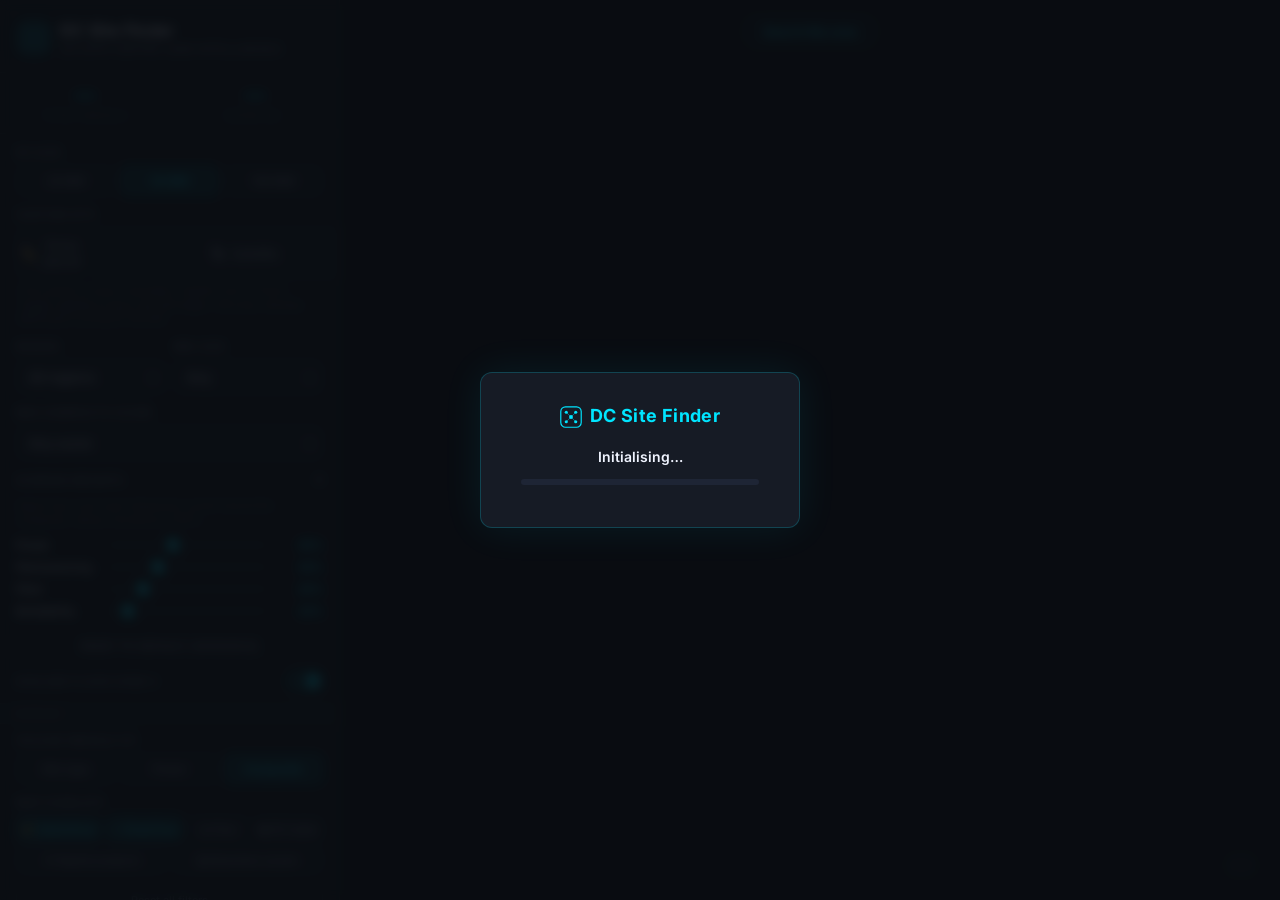
<file: index.html>
<!DOCTYPE html>
<html lang="en">
<head>
  <meta charset="UTF-8" />
  <meta name="viewport" content="width=device-width, initial-scale=1.0" />
  <title>DC Site Finder — UK Data Centre Land Intelligence</title>
  <link rel="preconnect" href="https://fonts.googleapis.com">
  <link rel="preconnect" href="https://fonts.gstatic.com" crossorigin>
  <link href="https://fonts.googleapis.com/css2?family=Inter:wght@400;500;600;700&display=swap" rel="stylesheet">
  <link href="https://api.mapbox.com/mapbox-gl-js/v3.3.0/mapbox-gl.css" rel="stylesheet" />
  <script src="https://api.mapbox.com/mapbox-gl-js/v3.3.0/mapbox-gl.js"></script>
  <!-- Draw plugin — v1.4.x is the line validated against Mapbox GL JS v3 -->
  <link href="https://api.mapbox.com/mapbox-gl-js/plugins/mapbox-gl-draw/v1.4.3/mapbox-gl-draw.css" rel="stylesheet" />
  <script src="https://api.mapbox.com/mapbox-gl-js/plugins/mapbox-gl-draw/v1.4.3/mapbox-gl-draw.js"></script>
  <script src="config.js"></script>
  <link rel="stylesheet" href="style.css" />
</head>
<body>

  <aside id="sidebar">

    <div class="sidebar-header">
      <div class="logo">
        <span class="logo-icon">
          <svg width="28" height="28" viewBox="0 0 28 28" fill="none" xmlns="http://www.w3.org/2000/svg">
            <rect x="1" y="1" width="26" height="26" rx="6" stroke="#00E5FF" stroke-width="1.5"/>
            <circle cx="8"  cy="8"  r="2" fill="#00E5FF"/>
            <circle cx="20" cy="8"  r="2" fill="#00E5FF"/>
            <circle cx="8"  cy="20" r="2" fill="#00E5FF"/>
            <circle cx="20" cy="20" r="2" fill="#00E5FF"/>
            <circle cx="14" cy="14" r="2.5" fill="#00E5FF"/>
            <line x1="8"  y1="8"  x2="14" y2="14" stroke="#00E5FF" stroke-width="1" stroke-opacity="0.5"/>
            <line x1="20" y1="8"  x2="14" y2="14" stroke="#00E5FF" stroke-width="1" stroke-opacity="0.5"/>
            <line x1="8"  y1="20" x2="14" y2="14" stroke="#00E5FF" stroke-width="1" stroke-opacity="0.5"/>
            <line x1="20" y1="20" x2="14" y2="14" stroke="#00E5FF" stroke-width="1" stroke-opacity="0.5"/>
          </svg>
        </span>
        <div>
          <div class="logo-title">DC Site Finder</div>
          <div class="logo-sub">UK Data Centre Land Intelligence</div>
        </div>
      </div>
    </div>

    <div class="stats-bar">
      <div class="stat">
        <span class="stat-value" id="stat-count">—</span>
        <span class="stat-label">total parcels</span>
      </div>
      <div class="stat">
        <span class="stat-value" id="stat-type1">—</span>
        <span class="stat-label">score 90+</span>
      </div>
    </div>

    <div class="filter-section">

      <!-- MW requirement -->
      <div class="filter-label">DC size</div>
      <div class="btn-group">
        <button class="mw-btn" data-mw="20">20 MW</button>
        <button class="mw-btn active" data-mw="50">50 MW</button>
        <button class="mw-btn" data-mw="100">100 MW</button>
      </div>

      <!-- Draw a custom parcel (for plots missing from the OSM layer) -->
      <div class="filter-label mt">Custom site</div>
      <div class="tool-row">
        <button id="draw-parcel-btn" class="tool-btn" title="Draw a polygon to measure and analyse a custom plot">
          <span class="tool-btn-icon">✏️</span><span class="tool-btn-label">Draw parcel</span>
        </button>
        <button id="satellite-btn" class="tool-btn tool-btn-sat" title="Toggle aerial imagery to trace real plot edges">
          <span class="tool-btn-icon">🛰</span><span>Satellite</span>
        </button>
      </div>
      <p class="tool-hint" id="draw-hint">Click points to trace a boundary; double-click to finish. Toggle satellite to trace real plot edges. Get area, feasible MW &amp; grid scoring for the plot.</p>

      <!-- Region + Min size — two columns -->
      <div class="filter-2col">
        <div>
          <div class="filter-label mt">Region</div>
          <div class="select-wrap">
            <select id="filter-region">
              <option value="all">All regions</option>
            </select>
          </div>
        </div>
        <div>
          <div class="filter-label mt">Min size</div>
          <div class="select-wrap">
            <select id="filter-size">
              <option value="0">Any</option>
              <option value="5">5+ ac</option>
              <option value="10">10+ ac</option>
              <option value="25">25+ ac</option>
              <option value="50">50+ ac</option>
              <option value="100">100+ ac</option>
              <option value="250">250+ ac</option>
            </select>
          </div>
        </div>
      </div>

      <!-- Min composite score -->
      <div class="filter-label mt">Min composite score</div>
      <div class="select-wrap">
        <select id="filter-composite-score">
          <option value="0">Any score</option>
          <option value="40">40+ — Marginal</option>
          <option value="55">55+ — Moderate</option>
          <option value="70">70+ — Good</option>
          <option value="80">80+ — Excellent</option>
        </select>
      </div>

      <!-- Scoring weights — adjust dimension importance -->
      <div class="filter-label mt" id="weights-toggle">
        <span>Scoring weights</span>
        <span class="weights-caret">▾</span>
      </div>
      <div class="weights-panel" id="weights-panel">
        <p class="weights-hint">Adjust how much each dimension counts toward the composite. Values normalise to 100%.</p>
        <div class="weight-row">
          <span class="weight-name">Power</span>
          <input type="range" class="weight-slider" data-dim="power" min="0" max="100" value="40" />
          <span class="weight-val" data-dim="power">40%</span>
        </div>
        <div class="weight-row">
          <span class="weight-name">Permissioning</span>
          <input type="range" class="weight-slider" data-dim="permissioning" min="0" max="100" value="30" />
          <span class="weight-val" data-dim="permissioning">30%</span>
        </div>
        <div class="weight-row">
          <span class="weight-name">Fibre</span>
          <input type="range" class="weight-slider" data-dim="fibre" min="0" max="100" value="20" />
          <span class="weight-val" data-dim="fibre">20%</span>
        </div>
        <div class="weight-row">
          <span class="weight-name">Buildability</span>
          <input type="range" class="weight-slider" data-dim="buildability" min="0" max="100" value="10" />
          <span class="weight-val" data-dim="buildability">10%</span>
        </div>
        <button class="weight-reset" id="weight-reset-btn">Reset to default (40/30/20/10)</button>
      </div>

      <!-- Hard exclusion toggle -->
      <div class="toggle-row">
        <span class="toggle-label-text">Exclude flood zone 3</span>
        <label class="toggle-switch">
          <input type="checkbox" id="toggle-flood-exclude" checked />
          <span class="toggle-slider"></span>
        </label>
      </div>

      <div class="filter-group-sep">Display</div>

      <!-- Colour mode -->
      <div class="filter-label">Colour parcels by</div>
      <div class="btn-group">
        <button class="color-btn" data-mode="type">Site type</button>
        <button class="color-btn" data-mode="power">Power</button>
        <button class="color-btn active" data-mode="composite">Composite</button>
      </div>

      <!-- Map overlays — compact chips -->
      <div class="filter-label mt">Map overlays</div>
      <div class="overlay-chips">
        <button class="overlay-chip active" data-layer="substations">⚡ Substations</button>
        <button class="overlay-chip active" data-layer="powerlines">— Powerlines</button>
        <button class="overlay-chip" data-layer="fibre">◎ Fibre</button>
        <button class="overlay-chip" data-layer="btm">◉ HV nodes</button>
        <button class="overlay-chip" data-layer="ea">★ Pipeline projects</button>
        <button class="overlay-chip" data-layer="generation">▮ Generation assets</button>
      </div>
      <div id="generation-mode" class="gen-mode-toggle" style="display:none">
        <span class="gen-mode-label">Show as</span>
        <button class="gen-mode-btn active" data-mode="dots">Dots</button>
        <button class="gen-mode-btn" data-mode="bars">3D bars</button>
      </div>

      <button id="reset-filters-btn" class="reset-filters-btn">Reset all filters</button>

    </div>

    <div class="divider"></div>

    <div class="list-header">
      <span>Matching parcels</span>
      <span id="list-count" class="list-count-badge">—</span>
    </div>
    <div id="parcel-list" class="parcel-list">
      <div class="list-loading">Loading parcels…</div>
    </div>

  </aside>

  <div id="map"></div>

  <!-- Loading overlay — visible until parcel data is ready -->
  <div id="load-overlay">
    <div id="load-card">
      <div id="load-logo">
        <svg width="22" height="22" viewBox="0 0 28 28" fill="none" xmlns="http://www.w3.org/2000/svg" style="vertical-align:middle;margin-right:8px">
          <rect x="1" y="1" width="26" height="26" rx="6" stroke="#00E5FF" stroke-width="1.5"/>
          <circle cx="8"  cy="8"  r="2" fill="#00E5FF"/>
          <circle cx="20" cy="8"  r="2" fill="#00E5FF"/>
          <circle cx="8"  cy="20" r="2" fill="#00E5FF"/>
          <circle cx="20" cy="20" r="2" fill="#00E5FF"/>
          <circle cx="14" cy="14" r="2.5" fill="#00E5FF"/>
          <line x1="8"  y1="8"  x2="14" y2="14" stroke="#00E5FF" stroke-width="1" stroke-opacity="0.5"/>
          <line x1="20" y1="8"  x2="14" y2="14" stroke="#00E5FF" stroke-width="1" stroke-opacity="0.5"/>
          <line x1="8"  y1="20" x2="14" y2="14" stroke="#00E5FF" stroke-width="1" stroke-opacity="0.5"/>
          <line x1="20" y1="20" x2="14" y2="14" stroke="#00E5FF" stroke-width="1" stroke-opacity="0.5"/>
        </svg>DC Site Finder
      </div>
      <div id="load-status">Initialising…</div>
      <div id="load-bar-track">
        <div id="load-bar-fill"></div>
      </div>
      <div id="load-detail">Loading UK parcel data</div>
    </div>
  </div>

  <div id="detail-panel" class="detail-panel hidden">
    <button id="detail-close" class="detail-close" title="Close">✕</button>
    <div id="detail-content"></div>
  </div>

  <div class="map-legend">
    <div id="legend-items"></div>
  </div>

  <button id="search-area-btn" class="search-area-btn">Search this area</button>

  <!-- Hidden form for Netlify Forms detection (JS-rendered forms need this) -->
  <form name="email-capture" netlify netlify-honeypot="bot-field" hidden>
    <input name="bot-field" />
    <input name="email" />
    <input name="district" />
  </form>

  <script src="map.js?v=29"></script>
</body>
</html>
</file>
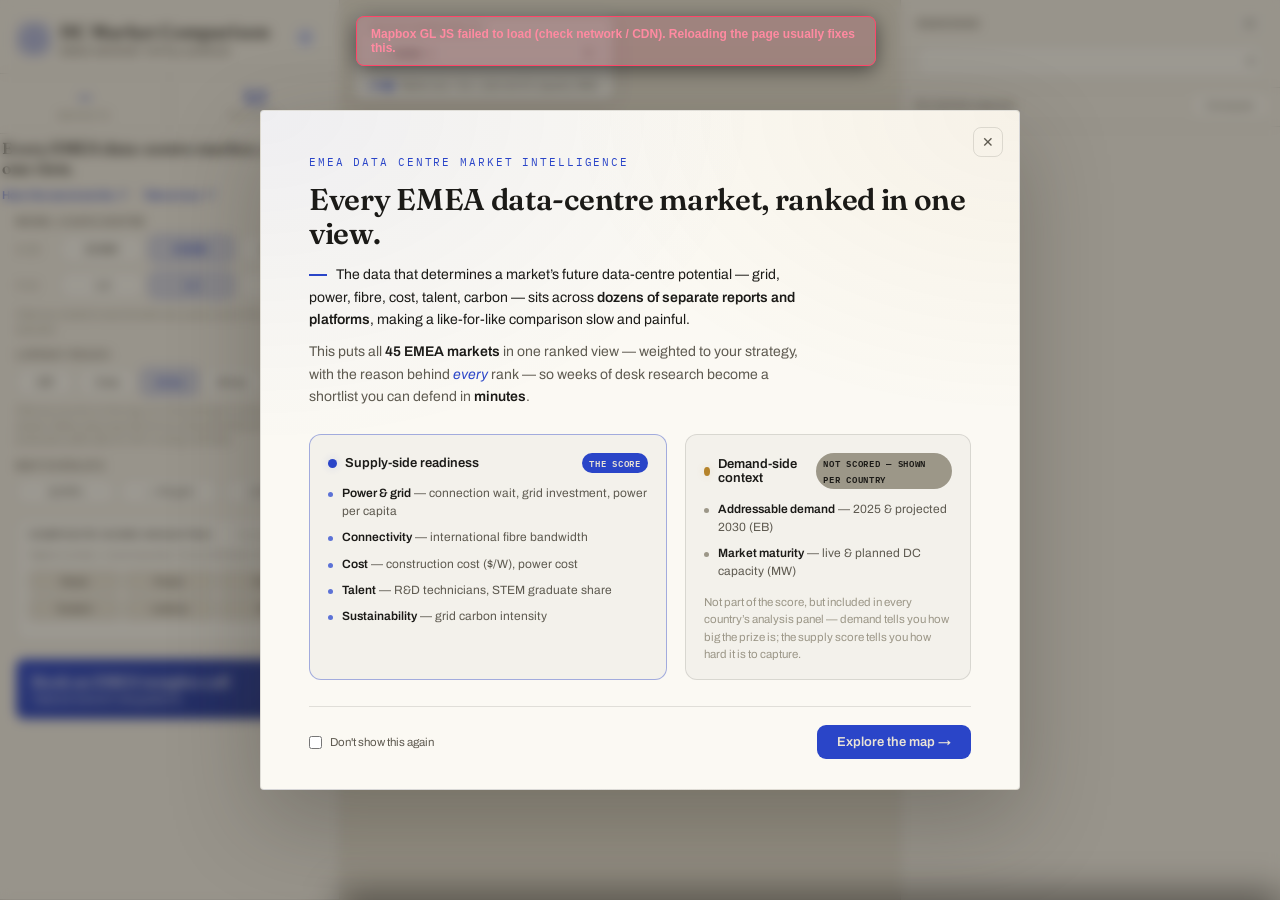
<file: DC Market Comparison/index.html>
<!DOCTYPE html>
<html lang="en">
<head>
  <meta charset="UTF-8" />
  <!-- When served under the /markets clean-URL rewrite the document base is the
       site root, so the relative assets below would 404. Point the base at the
       real folder in that case. No effect when served directly from the folder. -->
  <script>if(location.pathname.indexOf('/markets')===0){document.write('<base href="/DC%20Market%20Comparison/">');}</script>
  <meta name="viewport" content="width=device-width, initial-scale=1.0" />
  <title>DC Market Comparison — EMEA Data Centre Market Intelligence</title>
  <link rel="preconnect" href="https://fonts.googleapis.com">
  <link rel="preconnect" href="https://fonts.gstatic.com" crossorigin>
  <link href="https://fonts.googleapis.com/css2?family=Archivo:wght@400;500;600;700&family=Fraunces:opsz,wght@9..144,400;9..144,500;9..144,600;9..144,700&family=IBM+Plex+Mono:wght@400;500;600&display=swap" rel="stylesheet">
  <link href="https://api.mapbox.com/mapbox-gl-js/v3.3.0/mapbox-gl.css" rel="stylesheet" />
  <script src="https://api.mapbox.com/mapbox-gl-js/v3.3.0/mapbox-gl.js"></script>
  <script src="config.js"></script>
  <link rel="stylesheet" href="style.css?v=70" />
</head>
<body class="mobile-tab-map">

  <!-- Mobile tab bar (visible only at narrow widths via CSS) -->
  <nav class="mobile-tabs" id="mobile-tabs">
    <button data-mobile-tab="settings">⚙ Settings</button>
    <button data-mobile-tab="map" class="active">🗺 Map</button>
    <button data-mobile-tab="rank">★ Rankings</button>
  </nav>

  <aside id="sidebar">

    <div class="sidebar-header">
      <div class="logo">
        <span class="logo-icon">
          <svg width="28" height="28" viewBox="0 0 28 28" fill="none" xmlns="http://www.w3.org/2000/svg">
            <rect x="1" y="1" width="26" height="26" rx="6" stroke="#2A45C8" stroke-width="1.5"/>
            <circle cx="14" cy="14" r="10" stroke="#2A45C8" stroke-width="1" stroke-opacity="0.5" fill="none"/>
            <circle cx="14" cy="14" r="6"  stroke="#2A45C8" stroke-width="1" stroke-opacity="0.7" fill="none"/>
            <circle cx="14" cy="14" r="2.5" fill="#2A45C8"/>
            <circle cx="6"  cy="14" r="1.5" fill="#2A45C8"/>
            <circle cx="22" cy="14" r="1.5" fill="#2A45C8"/>
            <circle cx="14" cy="6"  r="1.5" fill="#2A45C8"/>
            <circle cx="14" cy="22" r="1.5" fill="#2A45C8"/>
          </svg>
        </span>
        <div>
          <div class="logo-title">DC Market Comparison</div>
          <div class="logo-sub">EMEA Market Intelligence</div>
        </div>
        <button id="sources-btn" class="sources-btn" title="View data sources">ⓘ</button>
      </div>
    </div>

    <div class="stats-bar">
      <div class="stat">
        <span class="stat-value" id="stat-countries">—</span>
        <span class="stat-label">markets</span>
      </div>
      <div class="stat">
        <span class="stat-value" id="stat-factors">12</span>
        <span class="stat-label">factors</span>
      </div>
    </div>

    <div class="value-prop">
      <p class="value-prop-lead">Every EMEA data-centre market, ranked in one view.</p>
      <div class="value-prop-links">
        <button id="method-btn" class="method-link" type="button">How the score works ↗</button>
        <button id="tour-btn" class="method-link" type="button">Take a tour ↗</button>
      </div>
    </div>

    <div class="filter-section">

      <div class="filter-label">Model a data centre</div>
      <div class="model-controls">
        <div class="model-row">
          <span class="model-row-label">Size</span>
          <div class="btn-group" id="model-size-toggle">
            <button data-est-mw="25">25 MW</button>
            <button data-est-mw="50" class="active">50 MW</button>
            <button data-est-mw="100">100 MW</button>
          </div>
        </div>
        <div class="model-row">
          <span class="model-row-label">PUE</span>
          <div class="btn-group" id="model-pue-toggle">
            <button data-est-pue="1.2">1.2</button>
            <button data-est-pue="1.3" class="active">1.3</button>
            <button data-est-pue="1.5">1.5</button>
          </div>
        </div>
        <div class="model-hint">Click any market to see its build cost, power cost &amp; CO₂ at this scenario.</div>
      </div>

      <div class="filter-label mt">Latency reach</div>
      <div class="btn-group" id="latency-ms-toggle">
        <button data-ms="0">Off</button>
        <button data-ms="5">5 ms</button>
        <button data-ms="10" class="active">10 ms</button>
        <button data-ms="20">20 ms</button>
        <button data-ms="50">50 ms</button>
      </div>
      <div class="latency-meta" id="latency-meta">
        Click any country on the map (or in the rankings) to anchor the latency sphere. Radius assumes 200 km/ms (theoretical fibre limit; real production paths add 15–30% routing overhead).
      </div>

      <div class="filter-label mt">Map overlays</div>
      <div class="overlay-chips" id="overlay-chips">
        <button class="overlay-chip" data-layer="ixps"   title="Carrier-neutral internet exchanges (PeeringDB)">◎ IXPs</button>
        <button class="overlay-chip" data-layer="grid"   title="High-voltage transmission grid ≥220 kV + HVDC (GridKit / ENTSO-E)">— HV grid</button>
        <button class="overlay-chip" data-layer="dcs"    title="Operational + planned data-centre facilities">▢ DC sites</button>
      </div>

      <div class="weights-panel">
        <div class="weights-header">
          <span class="weights-title">Composite score weighting</span>
          <span class="weights-meta" id="weights-meta">9 scored factors</span>
        </div>
        <div class="weights-help">Higher number = more important. 0 turns the factor off.</div>
        <div class="weights-presets" id="weights-presets">
          <button data-preset="reset"      title="All weights = 5 (balanced)">Reset</button>
          <button data-preset="power"      title="Heavy on grid headroom, connection speed, electricity cost">Power</button>
          <button data-preset="cost"       title="Heavy on construction + power cost">Cost</button>
          <button data-preset="sustain"    title="Heavy on grid carbon + renewables">Sustain</button>
          <button data-preset="latency"    title="Heavy on bandwidth + grid speed">Latency</button>
          <button data-preset="off"        title="Turn composite off">Off</button>
        </div>
        <div class="weights-sliders" id="weights-sliders"></div>
      </div>

      <a class="cta-block cta-block--side" href="mailto:opotter@deloitte.co.uk?subject=EMEA%20data-centre%20market%20insights" target="_blank" rel="noopener">
        <div class="cta-text">
          <div class="cta-title">Book an EMEA insights call</div>
          <div class="cta-sub">Tailored market &amp; site guidance.</div>
        </div>
        <span class="cta-arrow">→</span>
      </a>

    </div>

  </aside>

  <div id="map"></div>

  <!-- Floating colour-by control over the map (top-left) -->
  <div class="map-colour-control">
    <span class="map-colour-label">Colour markers by</span>
    <div class="select-wrap">
      <select id="colour-by-select">
        <option value="">— none —</option>
      </select>
    </div>
    <div class="map-size-note"><span class="map-size-dots"><i></i><i></i><i></i></span> Marker size = live + planned DC capacity (MW)</div>
  </div>

  <!-- Loading overlay — visible until map is ready -->
  <div id="load-overlay">
    <div id="load-card">
      <div id="load-logo">
        <svg width="22" height="22" viewBox="0 0 28 28" fill="none" xmlns="http://www.w3.org/2000/svg" style="vertical-align:middle;margin-right:8px">
          <rect x="1" y="1" width="26" height="26" rx="6" stroke="#2A45C8" stroke-width="1.5"/>
          <circle cx="14" cy="14" r="10" stroke="#2A45C8" stroke-width="1" stroke-opacity="0.5" fill="none"/>
          <circle cx="14" cy="14" r="6"  stroke="#2A45C8" stroke-width="1" stroke-opacity="0.7" fill="none"/>
          <circle cx="14" cy="14" r="2.5" fill="#2A45C8"/>
        </svg>DC Market Comparison
      </div>
      <div id="load-status">Initialising…</div>
      <div id="load-bar-track">
        <div id="load-bar-fill"></div>
      </div>
    </div>
  </div>

  <!-- Right-side rankings panel (F26) -->
  <aside id="ranking-panel" class="ranking-panel">
    <div class="ranking-panel-header">
      <div class="ranking-panel-title-row">
        <span class="ranking-panel-title">Rankings</span>
        <span class="list-count-badge" id="list-count">48</span>
      </div>
      <div class="select-wrap ranking-rankby">
        <select id="rankby-select" title="Sort markets by"></select>
      </div>
    </div>
    <div class="compare-bar">
      <span class="compare-bar-label" id="compare-bar-label">No markets selected</span>
      <button class="compare-bar-btn" id="compare-open-btn" disabled>Compare</button>
      <button class="compare-bar-clear" id="compare-clear-btn" title="Clear selection" hidden>✕</button>
    </div>
    <div class="ranking-panel-meta" id="ranking-panel-meta"></div>
    <div class="ranking-panel-body" id="ranking-panel-body"></div>
  </aside>

  <!-- Detail panel — overlays the rankings panel when a country is selected -->
  <div id="detail-panel" class="detail-panel hidden">
    <button id="detail-close" class="detail-close" title="Close">✕</button>
    <div id="detail-content"></div>
  </div>

  <!-- Map legend (Feature 17 wires content) -->
  <div class="map-legend hidden" id="map-legend">
    <div id="legend-items"></div>
  </div>


  <!-- Sources modal (F19) -->
  <div id="sources-modal" class="sources-modal hidden">
    <div class="sources-modal-backdrop"></div>
    <div class="sources-modal-card">
      <button id="sources-close" class="sources-close">✕</button>
      <h2 class="sources-title">Data sources &amp; confidence</h2>
      <p class="sources-intro">Every factor value links to its source. Each carries a confidence badge — shown against the values in a market's analysis panel:</p>
      <div class="conf-legend">
        <div class="conf-legend-item"><span class="conf-badge conf-verified">VERIFIED</span> Primary published figure (named source/API).</div>
        <div class="conf-legend-item"><span class="conf-badge conf-inferred">INFERRED</span> Sub-regional mean of verified neighbours, where no per-country figure exists.</div>
        <div class="conf-legend-item"><span class="conf-badge conf-estimate">ESTIMATE</span> Derived from a named source or benchmark (e.g. construction $/W scaled from the published T&amp;T cities).</div>
      </div>
      <p class="sources-intro">The datasets behind the 12 factors and three map overlays:</p>
      <div class="sources-list">
        <div class="sources-group">
          <div class="sources-group-title">Demand</div>
          <div class="sources-item"><strong>Addressable demand 2030</strong><br>Total addressable broadband demand by market (2030 horizon), from the EdenLab 'Inputs' demand model. Informational — not part of the composite score.</div>
        </div>
        <div class="sources-group">
          <div class="sources-group-title">Grid</div>
          <div class="sources-item"><strong>Connection timeline (years)</strong><br>Each national TSO's published 2024 connection-queue statistics — NESO TEC Register, EirGrid, Bundesnetzagentur, TenneT, RTE, Terna, REE, Svenska kraftnät, PSE, etc.</div>
          <div class="sources-item"><strong>Power production per capita (kWh/yr)</strong><br><a href="https://ourworldindata.org/grapher/per-capita-electricity-generation" target="_blank" rel="noopener">Our World in Data (Ember 'Yearly Electricity Data')</a> — fetched live by <code>fetch_ember.py</code>.</div>
          <div class="sources-item"><strong>Grid investment (annual €)</strong><br>National TSO/DSO network development plans &amp; press releases, expressed as annual EUR commitment.</div>
        </div>
        <div class="sources-group">
          <div class="sources-group-title">Fibre</div>
          <div class="sources-item"><strong>Bandwidth (Gbps)</strong><br><a href="https://www2.telegeography.com/global-internet-map" target="_blank" rel="noopener">TeleGeography</a> — average international fibre bandwidth diameter.</div>
          <div class="sources-item"><strong>2030 forecast (Gbps)</strong><br>National gigabit strategies (BMDV, Plan France Très Haut Débit, EU Gigabit Society 2030) + Analysys Mason.</div>
        </div>
        <div class="sources-group">
          <div class="sources-group-title">Differentiators</div>
          <div class="sources-item"><strong>Construction cost (US$/W)</strong><br>All-in build cost per watt from the <a href="https://www.turnerandtownsend.com/insights/data-centre-construction-cost-index-2025-2026/" target="_blank" rel="noopener">Turner &amp; Townsend Data Centre Construction Cost Index 2025-26</a> — published per-city figures (Zurich, London, Frankfurt, Paris, Amsterdam, Madrid, Dublin, Oslo); other markets scaled to that benchmark.</div>
          <div class="sources-item"><strong>Power cost (USD/kWh)</strong><br><a href="https://ec.europa.eu/eurostat/web/energy/database" target="_blank" rel="noopener">Eurostat NRG_PC_205</a> (EU industrial Band IE) + each national regulator's published industrial tariff (Ofgem, DEWA, SEC, etc.).</div>
          <div class="sources-item"><strong>R&D technicians / million</strong><br><a href="https://ourworldindata.org/" target="_blank" rel="noopener">Our World in Data</a> (2022).</div>
          <div class="sources-item"><strong>STEM graduate share</strong><br><a href="https://data.un.org/" target="_blank" rel="noopener">UN data</a> — share of tertiary graduates in Engineering, Manufacturing &amp; Construction.</div>
          <div class="sources-item"><strong>Grid carbon intensity (gCO₂/kWh)</strong><br><a href="https://ourworldindata.org/grapher/carbon-intensity-electricity" target="_blank" rel="noopener">Our World in Data (Ember)</a> — fetched live by <code>fetch_ember.py</code>.</div>
        </div>
        <div class="sources-group">
          <div class="sources-group-title">Market maturity</div>
          <div class="sources-item"><strong>Live + planned DC capacity (MW)</strong><br><a href="https://www.cushmanwakefield.com/en/insights/global-data-center-market-comparison" target="_blank" rel="noopener">Cushman & Wakefield Global DC Market 2024</a> + JLL EMEA Data Centres Q4 2024 + <a href="https://www.datacentermap.com/" target="_blank" rel="noopener">datacentermap.com</a> for smaller markets.</div>
        </div>
        <div class="sources-group">
          <div class="sources-group-title">Map overlays</div>
          <div class="sources-item"><strong>IXPs + DC facilities</strong><br><a href="https://www.peeringdb.com/" target="_blank" rel="noopener">PeeringDB</a> — fetched live by <code>fetch_overlays.py</code>.</div>
          <div class="sources-item"><strong>HV transmission grid (≥220 kV + HVDC)</strong><br><a href="https://zenodo.org/records/55853" target="_blank" rel="noopener">GridKit extract of the ENTSO-E grid map</a> (CC-BY 4.0). Indicative geometry — not endorsed by ENTSO-E.</div>
        </div>
      </div>
      <div class="sources-footer">All values carry <code>{value, year, source, url}</code>. To refresh: <code>python3 scripts/fetch_ember.py</code>, <code>python3 scripts/fetch_world_bank.py</code>, <code>python3 scripts/fetch_overlays.py</code>, then <code>python3 scripts/build_markets_dataset.py</code>.</div>
    </div>
  </div>

  <!-- Compare drawer (F18) — slides up from the bottom when Compare clicked -->
  <div class="compare-drawer hidden" id="compare-drawer">
    <div class="compare-drawer-header">
      <span class="compare-drawer-title">Side-by-side comparison</span>
      <button class="compare-drawer-close" id="compare-drawer-close">✕</button>
    </div>
    <div class="compare-drawer-body" id="compare-drawer-body"></div>
  </div>

  <!-- Intro / method overlay — first run (localStorage) + reopened via "How the score works" -->
  <div id="intro-overlay" class="intro-overlay hidden" aria-hidden="true">
    <div class="intro-backdrop"></div>
    <div class="intro-card" role="dialog" aria-label="How the market score works">
      <button id="intro-close" class="intro-close" title="Close">✕</button>
      <div class="intro-eyebrow">EMEA Data Centre Market Intelligence</div>
      <h1 class="intro-title">Every EMEA data-centre market, ranked in one view.</h1>
      <p class="intro-lead intro-problem">The data that determines a market’s future data-centre potential — grid, power, fibre, cost, talent, carbon — sits across <strong>dozens of separate reports and platforms</strong>, making a like-for-like comparison slow and painful.</p>
      <p class="intro-lead">This puts all <strong>45 EMEA markets</strong> in one ranked view — weighted to your strategy, with the reason behind <em>every</em> rank — so weeks of desk research become a shortlist you can defend in <strong>minutes</strong>.</p>

      <div class="intro-cols">
        <div class="intro-col intro-col--supply">
          <div class="intro-col-head"><span class="intro-dot"></span>Supply-side readiness <span class="intro-tag">the score</span></div>
          <ul class="intro-factors">
            <li><b>Power &amp; grid</b> — connection wait, grid investment, power per capita</li>
            <li><b>Connectivity</b> — international fibre bandwidth</li>
            <li><b>Cost</b> — construction cost ($/W), power cost</li>
            <li><b>Talent</b> — R&amp;D technicians, STEM graduate share</li>
            <li><b>Sustainability</b> — grid carbon intensity</li>
          </ul>
        </div>
        <div class="intro-col intro-col--demand">
          <div class="intro-col-head"><span class="intro-dot intro-dot--demand"></span>Demand-side context <span class="intro-tag intro-tag--muted">not scored — shown per country</span></div>
          <ul class="intro-factors">
            <li><b>Addressable demand</b> — 2025 &amp; projected 2030 (EB)</li>
            <li><b>Market maturity</b> — live &amp; planned DC capacity (MW)</li>
          </ul>
          <p class="intro-note">Not part of the score, but included in every country’s analysis panel — demand tells you how big the prize is; the supply score tells you how hard it is to capture.</p>
        </div>
      </div>

      <div class="intro-footer">
        <label class="intro-dontshow"><input type="checkbox" id="intro-dontshow"> Don't show this again</label>
        <button id="intro-go" class="intro-go" type="button">Explore the map →</button>
      </div>
    </div>
  </div>

  <script src="markets.js?v=70"></script>
</body>
</html>
</file>
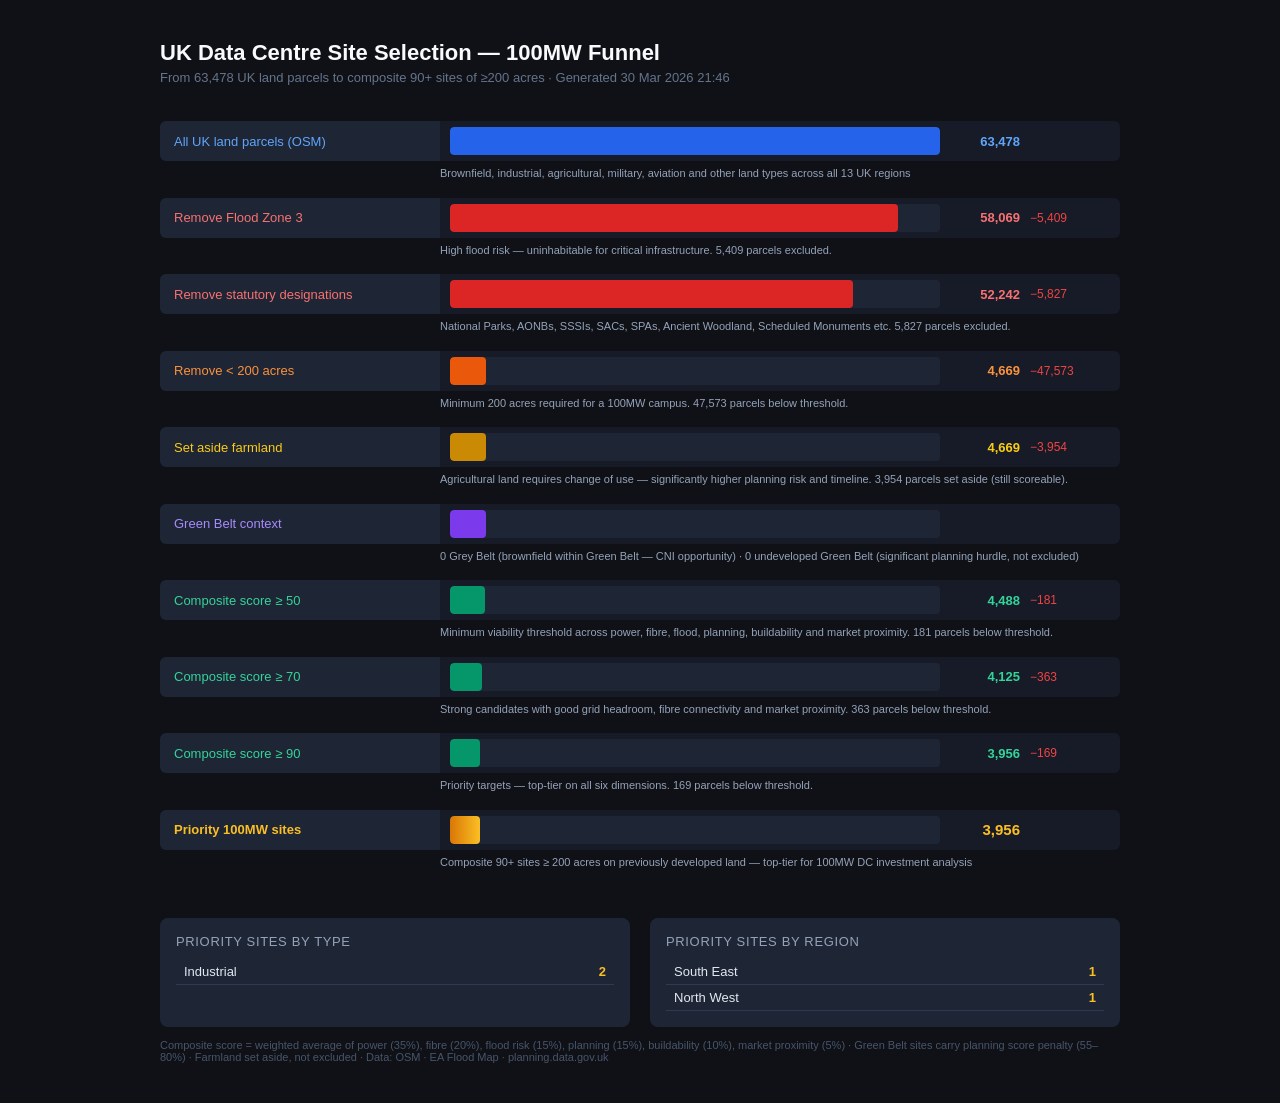
<file: dc_waterfall_auto.html>
<!DOCTYPE html>
<html lang="en">
<head>
<meta charset="UTF-8">
<meta name="viewport" content="width=device-width, initial-scale=1.0">
<title>DC Site Selection Waterfall — 100MW</title>
<style>
  * { box-sizing: border-box; margin: 0; padding: 0; }
  body { font-family: -apple-system, BlinkMacSystemFont, 'Segoe UI', sans-serif;
         background: #0f1117; color: #e2e8f0; min-height: 100vh; padding: 40px 24px; }
  h1 { font-size: 22px; font-weight: 600; color: #f8fafc; margin-bottom: 4px; }
  .subtitle { font-size: 13px; color: #64748b; margin-bottom: 36px; }
  .waterfall { width: 100%; max-width: 960px; margin: 0 auto; }
  .stage { display: flex; align-items: stretch; margin-bottom: 3px; cursor: default;
            border-radius: 6px; overflow: hidden; transition: filter 0.15s; }
  .stage:hover { filter: brightness(1.1); }
  .stage-label { width: 280px; flex-shrink: 0; padding: 10px 14px;
                  font-size: 13px; font-weight: 500; display: flex;
                  align-items: center; background: #1e2535; }
  .bar-wrap { flex: 1; display: flex; align-items: center;
               background: #161b27; padding: 6px 10px; gap: 10px; }
  .bar-outer { flex: 1; height: 28px; background: #1e2535; border-radius: 4px; overflow: hidden; }
  .bar-inner { height: 100%; border-radius: 4px; transition: width 0.3s ease; }
  .bar-value { font-size: 13px; font-weight: 600; white-space: nowrap; min-width: 70px; text-align: right; }
  .bar-removed { font-size: 12px; color: #ef4444; white-space: nowrap; min-width: 80px; }
  .tooltip { font-size: 11px; color: #94a3b8; padding: 4px 10px 8px 280px; margin-top: -3px;
              margin-bottom: 8px; max-width: 960px; line-height: 1.5; }

  /* colour palette by kind */
  .kind-start  .stage-label { color: #60a5fa; }
  .kind-start  .bar-inner   { background: #2563eb; }
  .kind-start  .bar-value   { color: #60a5fa; }

  .kind-exclude .stage-label { color: #f87171; }
  .kind-exclude .bar-inner   { background: #dc2626; }
  .kind-exclude .bar-value   { color: #f87171; }

  .kind-size  .stage-label { color: #fb923c; }
  .kind-size  .bar-inner   { background: #ea580c; }
  .kind-size  .bar-value   { color: #fb923c; }

  .kind-deprioritise .stage-label { color: #facc15; }
  .kind-deprioritise .bar-inner   { background: #ca8a04; }
  .kind-deprioritise .bar-value   { color: #facc15; }

  .kind-info  .stage-label { color: #a78bfa; }
  .kind-info  .bar-inner   { background: #7c3aed; }
  .kind-info  .bar-value   { color: #a78bfa; }

  .kind-score .stage-label { color: #34d399; }
  .kind-score .bar-inner   { background: #059669; }
  .kind-score .bar-value   { color: #34d399; }

  .kind-end   .stage-label { color: #fbbf24; font-weight: 700; }
  .kind-end   .bar-inner   { background: linear-gradient(90deg, #d97706, #fbbf24); }
  .kind-end   .bar-value   { color: #fbbf24; font-weight: 700; font-size: 15px; }

  .tables { max-width: 960px; margin: 40px auto 0; display: grid;
             grid-template-columns: 1fr 1fr; gap: 20px; }
  .tbl { background: #1e2535; border-radius: 8px; padding: 16px; }
  .tbl h3 { font-size: 13px; color: #94a3b8; font-weight: 500; margin-bottom: 10px;
             text-transform: uppercase; letter-spacing: 0.05em; }
  .tbl table { width: 100%; border-collapse: collapse; font-size: 13px; }
  .tbl td { padding: 5px 8px; border-bottom: 1px solid #2d3a4f; }
  .tbl td:last-child { text-align: right; font-weight: 600; color: #fbbf24; }
  .meta { max-width: 960px; margin: 12px auto 0; font-size: 11px; color: #475569; }
</style>
</head>
<body>
<div class="waterfall">
  <h1>UK Data Centre Site Selection — 100MW Funnel</h1>
  <p class="subtitle">From 63,478 UK land parcels to composite 90+ sites of ≥200 acres · Generated 30 Mar 2026 21:46</p>

  <div class="stage kind-start">
    <div class="stage-label">All UK land parcels (OSM)</div>
    <div class="bar-wrap">
      <div class="bar-outer">
        <div class="bar-inner" style="width:100.0%"></div>
      </div>
      <div class="bar-value">63,478</div>
      <div class="bar-removed"></div>
    </div>
  </div>
  <div class="tooltip">Brownfield, industrial, agricultural, military, aviation and other land types across all 13 UK regions</div>

  <div class="stage kind-exclude">
    <div class="stage-label">Remove Flood Zone 3</div>
    <div class="bar-wrap">
      <div class="bar-outer">
        <div class="bar-inner" style="width:91.5%"></div>
      </div>
      <div class="bar-value">58,069</div>
      <div class="bar-removed">−5,409</div>
    </div>
  </div>
  <div class="tooltip">High flood risk — uninhabitable for critical infrastructure. 5,409 parcels excluded.</div>

  <div class="stage kind-exclude">
    <div class="stage-label">Remove statutory designations</div>
    <div class="bar-wrap">
      <div class="bar-outer">
        <div class="bar-inner" style="width:82.3%"></div>
      </div>
      <div class="bar-value">52,242</div>
      <div class="bar-removed">−5,827</div>
    </div>
  </div>
  <div class="tooltip">National Parks, AONBs, SSSIs, SACs, SPAs, Ancient Woodland, Scheduled Monuments etc. 5,827 parcels excluded.</div>

  <div class="stage kind-size">
    <div class="stage-label">Remove < 200 acres</div>
    <div class="bar-wrap">
      <div class="bar-outer">
        <div class="bar-inner" style="width:7.4%"></div>
      </div>
      <div class="bar-value">4,669</div>
      <div class="bar-removed">−47,573</div>
    </div>
  </div>
  <div class="tooltip">Minimum 200 acres required for a 100MW campus. 47,573 parcels below threshold.</div>

  <div class="stage kind-deprioritise">
    <div class="stage-label">Set aside farmland</div>
    <div class="bar-wrap">
      <div class="bar-outer">
        <div class="bar-inner" style="width:7.4%"></div>
      </div>
      <div class="bar-value">4,669</div>
      <div class="bar-removed">−3,954</div>
    </div>
  </div>
  <div class="tooltip">Agricultural land requires change of use — significantly higher planning risk and timeline. 3,954 parcels set aside (still scoreable).</div>

  <div class="stage kind-info">
    <div class="stage-label">Green Belt context</div>
    <div class="bar-wrap">
      <div class="bar-outer">
        <div class="bar-inner" style="width:7.4%"></div>
      </div>
      <div class="bar-value"></div>
      <div class="bar-removed"></div>
    </div>
  </div>
  <div class="tooltip">0 Grey Belt (brownfield within Green Belt — CNI opportunity) · 0 undeveloped Green Belt (significant planning hurdle, not excluded)</div>

  <div class="stage kind-score">
    <div class="stage-label">Composite score ≥ 50</div>
    <div class="bar-wrap">
      <div class="bar-outer">
        <div class="bar-inner" style="width:7.1%"></div>
      </div>
      <div class="bar-value">4,488</div>
      <div class="bar-removed">−181</div>
    </div>
  </div>
  <div class="tooltip">Minimum viability threshold across power, fibre, flood, planning, buildability and market proximity. 181 parcels below threshold.</div>

  <div class="stage kind-score">
    <div class="stage-label">Composite score ≥ 70</div>
    <div class="bar-wrap">
      <div class="bar-outer">
        <div class="bar-inner" style="width:6.5%"></div>
      </div>
      <div class="bar-value">4,125</div>
      <div class="bar-removed">−363</div>
    </div>
  </div>
  <div class="tooltip">Strong candidates with good grid headroom, fibre connectivity and market proximity. 363 parcels below threshold.</div>

  <div class="stage kind-score">
    <div class="stage-label">Composite score ≥ 90</div>
    <div class="bar-wrap">
      <div class="bar-outer">
        <div class="bar-inner" style="width:6.2%"></div>
      </div>
      <div class="bar-value">3,956</div>
      <div class="bar-removed">−169</div>
    </div>
  </div>
  <div class="tooltip">Priority targets — top-tier on all six dimensions. 169 parcels below threshold.</div>

  <div class="stage kind-end">
    <div class="stage-label">Priority 100MW sites</div>
    <div class="bar-wrap">
      <div class="bar-outer">
        <div class="bar-inner" style="width:6.2%"></div>
      </div>
      <div class="bar-value">3,956</div>
      <div class="bar-removed"></div>
    </div>
  </div>
  <div class="tooltip">Composite 90+ sites ≥ 200 acres on previously developed land — top-tier for 100MW DC investment analysis</div>

</div>
<div class="tables">
  <div class="tbl">
    <h3>Priority sites by type</h3>
    <table><tr><td>Industrial</td><td>2</td></tr></table>
  </div>
  <div class="tbl">
    <h3>Priority sites by region</h3>
    <table><tr><td>South East</td><td>1</td></tr><tr><td>North West</td><td>1</td></tr></table>
  </div>
</div>
<p class="meta">Composite score = weighted average of power (35%), fibre (20%), flood risk (15%), planning (15%), buildability (10%), market proximity (5%) · Green Belt sites carry planning score penalty (55–80%) · Farmland set aside, not excluded · Data: OSM · EA Flood Map · planning.data.gov.uk</p>
</body>
</html>
</file>
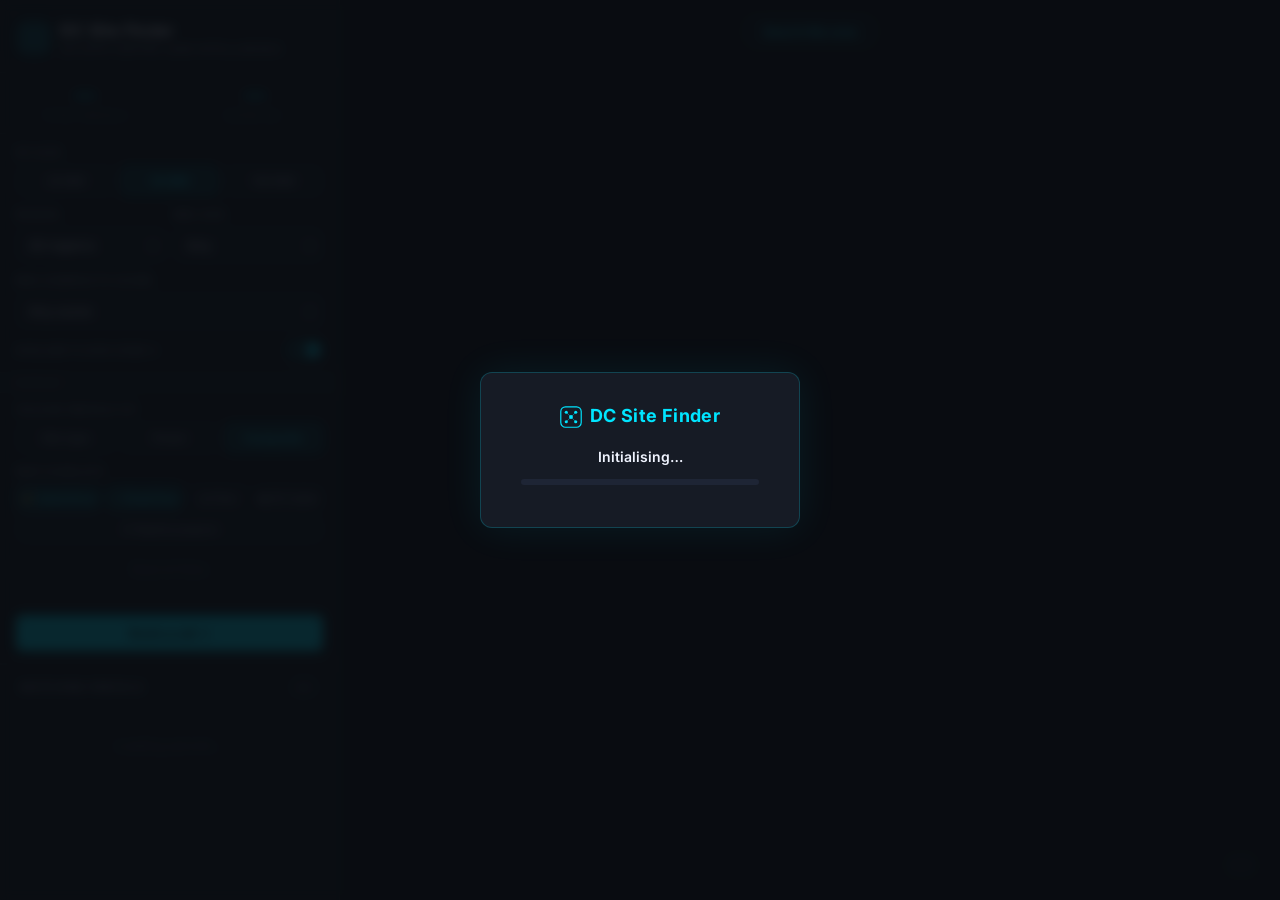
<file: manchester.html>
<!DOCTYPE html>
<html lang="en">
<head>
  <meta charset="UTF-8" />
  <meta name="viewport" content="width=device-width, initial-scale=1.0" />
  <title>DC Site Finder — Greater Manchester</title>
  <link rel="preconnect" href="https://fonts.googleapis.com">
  <link rel="preconnect" href="https://fonts.gstatic.com" crossorigin>
  <link href="https://fonts.googleapis.com/css2?family=Inter:wght@400;500;600;700&display=swap" rel="stylesheet">
  <link href="https://api.mapbox.com/mapbox-gl-js/v3.3.0/mapbox-gl.css" rel="stylesheet" />
  <script src="https://api.mapbox.com/mapbox-gl-js/v3.3.0/mapbox-gl.js"></script>
  <script src="config.js"></script>
  <link rel="stylesheet" href="style.css" />
</head>
<body>

  <aside id="sidebar">

    <div class="sidebar-header">
      <div class="logo">
        <span class="logo-icon">
          <svg width="28" height="28" viewBox="0 0 28 28" fill="none" xmlns="http://www.w3.org/2000/svg">
            <rect x="1" y="1" width="26" height="26" rx="6" stroke="#00E5FF" stroke-width="1.5"/>
            <circle cx="8"  cy="8"  r="2" fill="#00E5FF"/>
            <circle cx="20" cy="8"  r="2" fill="#00E5FF"/>
            <circle cx="8"  cy="20" r="2" fill="#00E5FF"/>
            <circle cx="20" cy="20" r="2" fill="#00E5FF"/>
            <circle cx="14" cy="14" r="2.5" fill="#00E5FF"/>
            <line x1="8"  y1="8"  x2="14" y2="14" stroke="#00E5FF" stroke-width="1" stroke-opacity="0.5"/>
            <line x1="20" y1="8"  x2="14" y2="14" stroke="#00E5FF" stroke-width="1" stroke-opacity="0.5"/>
            <line x1="8"  y1="20" x2="14" y2="14" stroke="#00E5FF" stroke-width="1" stroke-opacity="0.5"/>
            <line x1="20" y1="20" x2="14" y2="14" stroke="#00E5FF" stroke-width="1" stroke-opacity="0.5"/>
          </svg>
        </span>
        <div>
          <div class="logo-title">DC Site Finder</div>
          <div class="logo-sub">UK Data Centre Land Intelligence</div>
        </div>
      </div>
    </div>

    <div class="stats-bar">
      <div class="stat">
        <span class="stat-value" id="stat-count">—</span>
        <span class="stat-label">total parcels</span>
      </div>
      <div class="stat">
        <span class="stat-value" id="stat-type1">—</span>
        <span class="stat-label">score 90+</span>
      </div>
    </div>

    <div class="filter-section">

      <!-- MW requirement -->
      <div class="filter-label">DC size</div>
      <div class="btn-group">
        <button class="mw-btn" data-mw="20">20 MW</button>
        <button class="mw-btn active" data-mw="50">50 MW</button>
        <button class="mw-btn" data-mw="100">100 MW</button>
      </div>

      <!-- Region + Min size — two columns -->
      <div class="filter-2col">
        <div>
          <div class="filter-label mt">Region</div>
          <div class="select-wrap">
            <select id="filter-region">
              <option value="all">All regions</option>
            </select>
          </div>
        </div>
        <div>
          <div class="filter-label mt">Min size</div>
          <div class="select-wrap">
            <select id="filter-size">
              <option value="0">Any</option>
              <option value="5">5+ ac</option>
              <option value="10">10+ ac</option>
              <option value="25">25+ ac</option>
              <option value="50">50+ ac</option>
              <option value="100">100+ ac</option>
              <option value="250">250+ ac</option>
            </select>
          </div>
        </div>
      </div>

      <!-- Min composite score -->
      <div class="filter-label mt">Min composite score</div>
      <div class="select-wrap">
        <select id="filter-composite-score">
          <option value="0">Any score</option>
          <option value="40">40+ — Marginal</option>
          <option value="55">55+ — Moderate</option>
          <option value="70">70+ — Good</option>
          <option value="80">80+ — Excellent</option>
        </select>
      </div>

      <!-- Hard exclusion toggle -->
      <div class="toggle-row">
        <span class="toggle-label-text">Exclude flood zone 3</span>
        <label class="toggle-switch">
          <input type="checkbox" id="toggle-flood-exclude" checked />
          <span class="toggle-slider"></span>
        </label>
      </div>

      <div class="filter-group-sep">Display</div>

      <!-- Colour mode -->
      <div class="filter-label">Colour parcels by</div>
      <div class="btn-group">
        <button class="color-btn" data-mode="type">Site type</button>
        <button class="color-btn" data-mode="power">Power</button>
        <button class="color-btn active" data-mode="composite">Composite</button>
      </div>

      <!-- Map overlays — compact chips -->
      <div class="filter-label mt">Map overlays</div>
      <div class="overlay-chips">
        <button class="overlay-chip active" data-layer="substations">⚡ Substations</button>
        <button class="overlay-chip active" data-layer="powerlines">— Powerlines</button>
        <button class="overlay-chip" data-layer="fibre">◎ Fibre</button>
        <button class="overlay-chip" data-layer="btm">◉ HV nodes</button>
        <button class="overlay-chip" data-layer="ea">★ Pipeline projects</button>
      </div>

      <button id="reset-filters-btn" class="reset-filters-btn">Reset all filters</button>

      <div class="divider" style="margin-top:16px"></div>
      <a href="https://tidycal.com/naturetechmemos/20-minute-meeting" target="_blank" rel="noopener" class="book-call-btn">Book a call →</a>

    </div>

    <div class="divider"></div>

    <div class="list-header">
      <span>Matching parcels</span>
      <span id="list-count" class="list-count-badge">—</span>
    </div>
    <div id="parcel-list" class="parcel-list">
      <div class="list-loading">Loading parcels…</div>
    </div>

  </aside>

  <div id="map"></div>

  <!-- Loading overlay — visible until parcel data is ready -->
  <div id="load-overlay">
    <div id="load-card">
      <div id="load-logo">
        <svg width="22" height="22" viewBox="0 0 28 28" fill="none" xmlns="http://www.w3.org/2000/svg" style="vertical-align:middle;margin-right:8px">
          <rect x="1" y="1" width="26" height="26" rx="6" stroke="#00E5FF" stroke-width="1.5"/>
          <circle cx="8"  cy="8"  r="2" fill="#00E5FF"/>
          <circle cx="20" cy="8"  r="2" fill="#00E5FF"/>
          <circle cx="8"  cy="20" r="2" fill="#00E5FF"/>
          <circle cx="20" cy="20" r="2" fill="#00E5FF"/>
          <circle cx="14" cy="14" r="2.5" fill="#00E5FF"/>
          <line x1="8"  y1="8"  x2="14" y2="14" stroke="#00E5FF" stroke-width="1" stroke-opacity="0.5"/>
          <line x1="20" y1="8"  x2="14" y2="14" stroke="#00E5FF" stroke-width="1" stroke-opacity="0.5"/>
          <line x1="8"  y1="20" x2="14" y2="14" stroke="#00E5FF" stroke-width="1" stroke-opacity="0.5"/>
          <line x1="20" y1="20" x2="14" y2="14" stroke="#00E5FF" stroke-width="1" stroke-opacity="0.5"/>
        </svg>DC Site Finder
      </div>
      <div id="load-status">Initialising…</div>
      <div id="load-bar-track">
        <div id="load-bar-fill"></div>
      </div>
      <div id="load-detail">Loading UK parcel data</div>
    </div>
  </div>

  <div id="detail-panel" class="detail-panel hidden">
    <button id="detail-close" class="detail-close" title="Close">✕</button>
    <div id="detail-content"></div>
  </div>

  <div class="map-legend">
    <div id="legend-items"></div>
  </div>

  <button id="search-area-btn" class="search-area-btn">Search this area</button>

  <!-- Hidden form for Netlify Forms detection (JS-rendered forms need this) -->
  <form name="email-capture" netlify netlify-honeypot="bot-field" hidden>
    <input name="bot-field" />
    <input name="email" />
    <input name="district" />
  </form>

  <script>
    // Hardcode focus param for this lead magnet page
    if (!new URLSearchParams(window.location.search).has("focus")) {
      const url = new URL(window.location);
      url.searchParams.set("focus", "manchester");
      history.replaceState(null, "", url);
    }
  </script>
  <script src="map.js?v=16"></script>
</body>
</html>
</file>
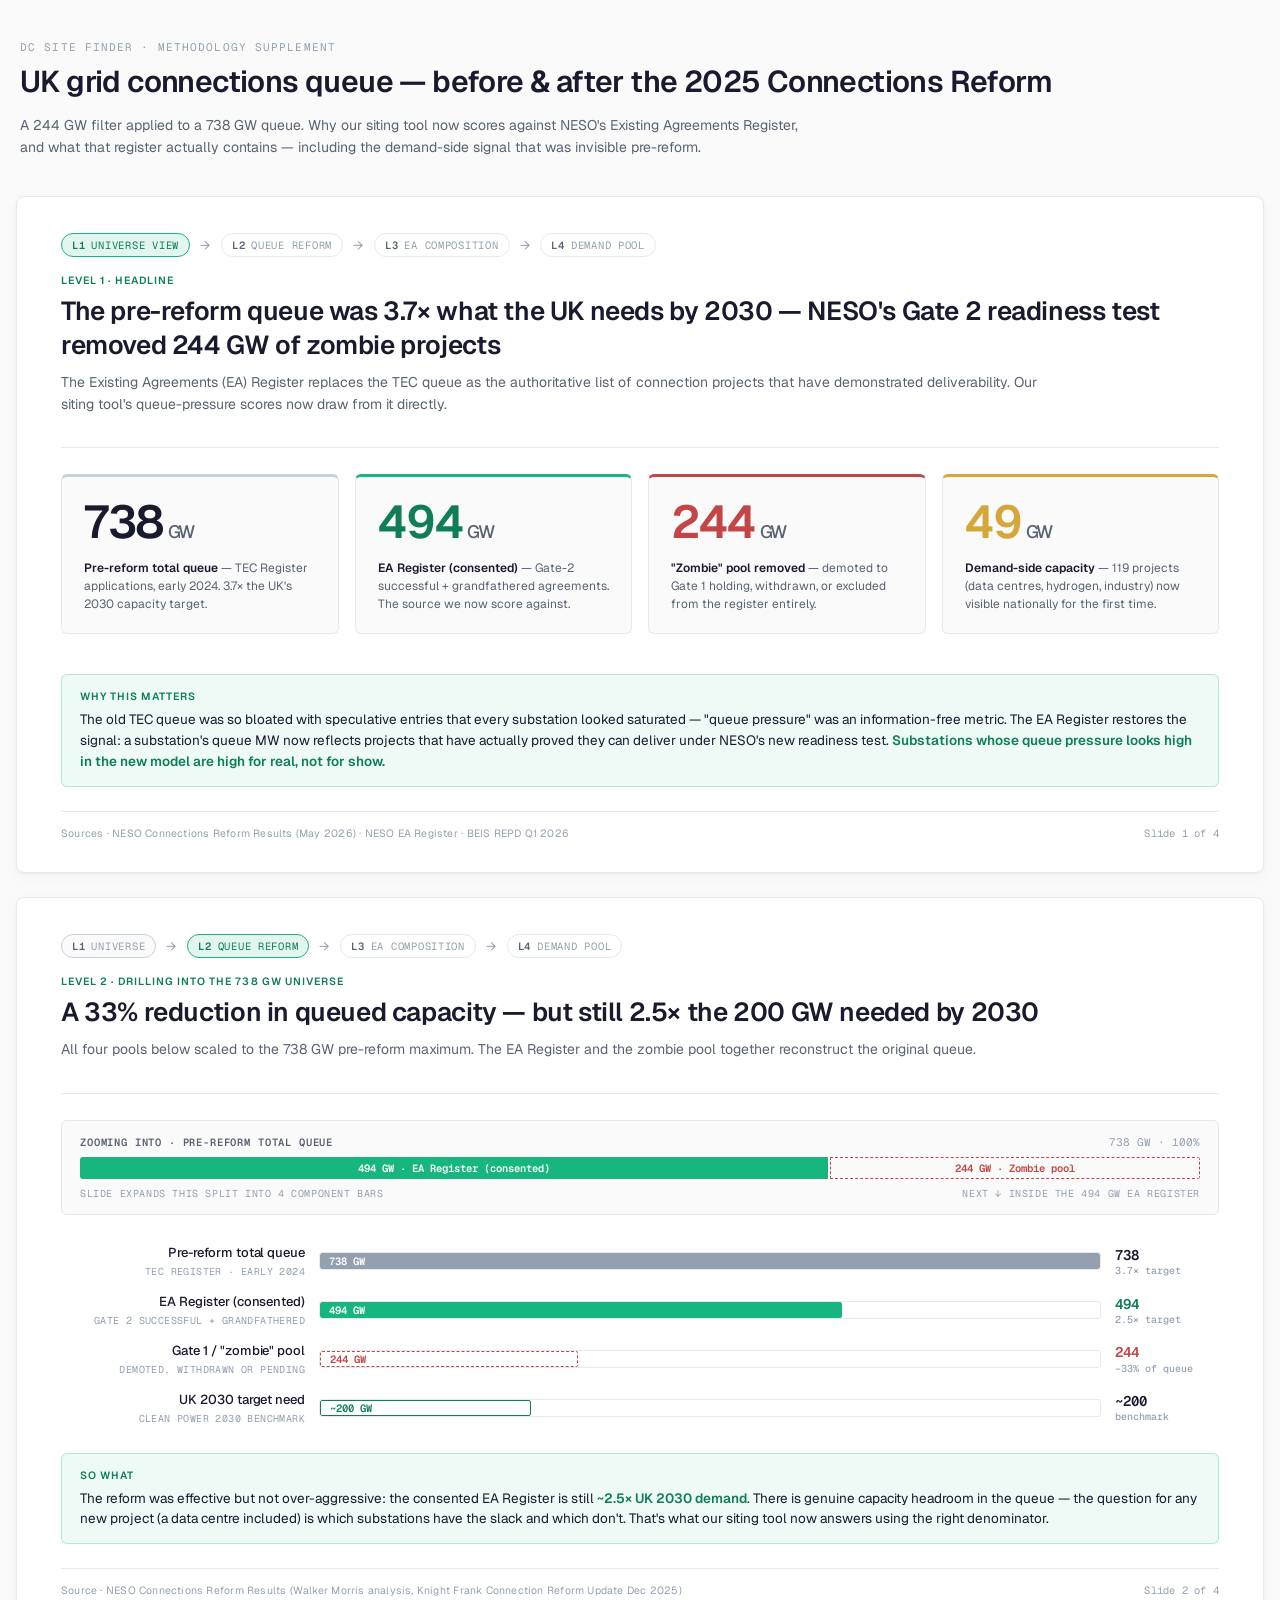
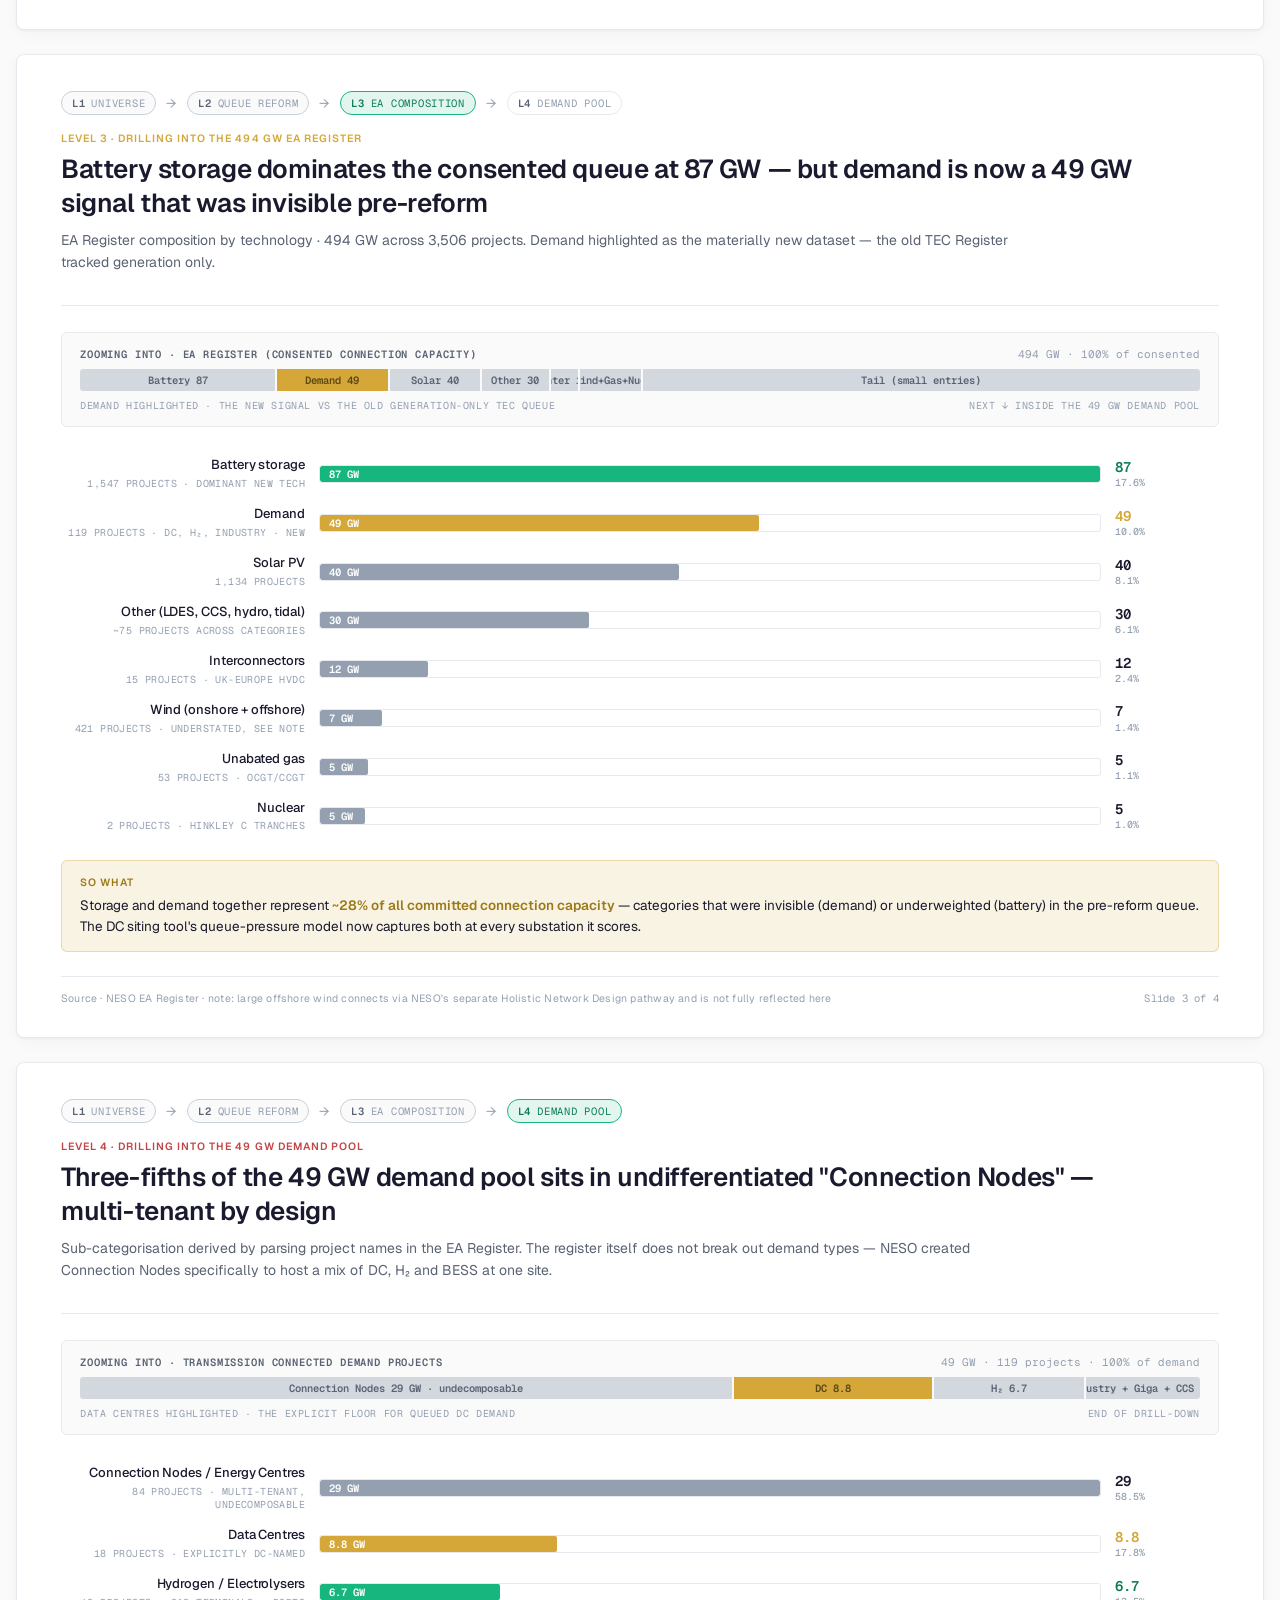
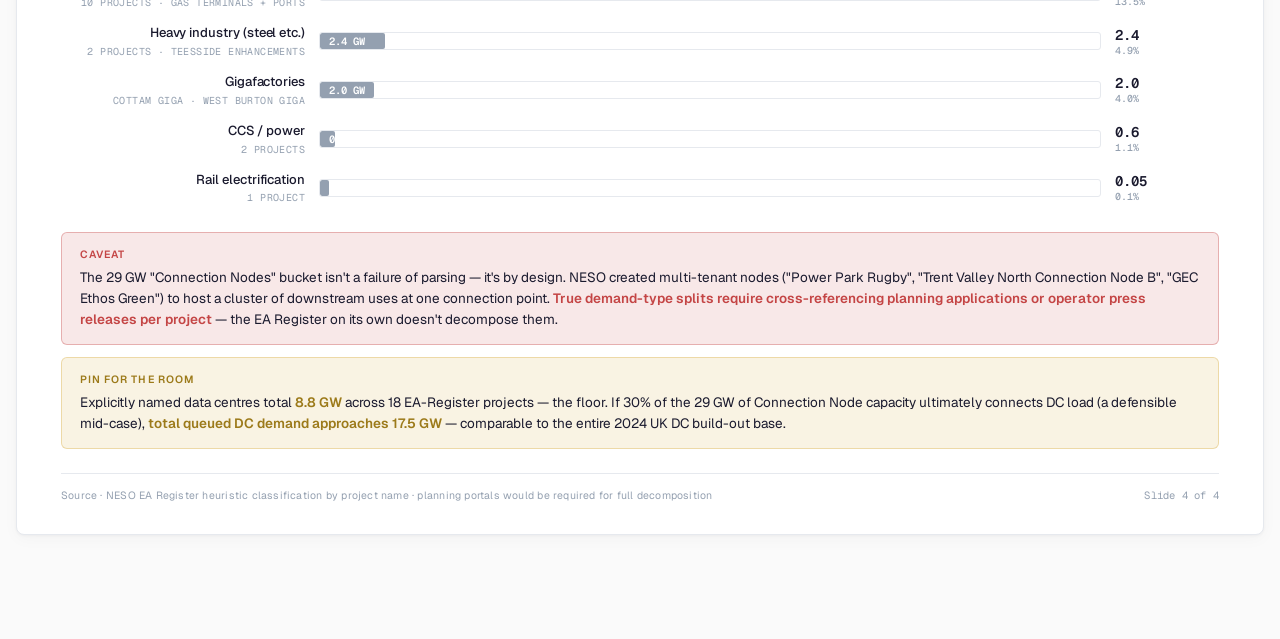
<file: queue_reform.html>
<!doctype html>
<html lang="en">
<head>
<meta charset="utf-8" />
<meta name="viewport" content="width=device-width,initial-scale=1" />
<title>UK Grid Connections Queue · Before & After Reform</title>
<meta name="color-scheme" content="light" />
<link rel="preconnect" href="https://fonts.googleapis.com" />
<link rel="preconnect" href="https://fonts.gstatic.com" crossorigin />
<link href="https://fonts.googleapis.com/css2?family=Geist:wght@400;500;600;700&family=Geist+Mono:wght@400;500&display=swap" rel="stylesheet" />
<style>
:root {
  --bg:#ffffff; --bg-subtle:#fafafa;
  --text:#1a1a2e; --text-muted:#5a6373; --text-faint:#94a0b0;
  --border:#e6e9ee; --border-strong:#c8d0db;
  --accent:#16b67e; --accent-soft:rgba(22,182,126,.12); --accent-dark:#0f7e57;
  --warn:#c44545; --warn-soft:rgba(196,69,69,.12); --warn-line:rgba(196,69,69,.35);
  --signal:#d4a738; --signal-soft:rgba(212,167,56,.14);
  --neutral-bar:#94a0b0;
  --font-sans:"Geist",-apple-system,BlinkMacSystemFont,"Segoe UI",system-ui,sans-serif;
  --font-mono:"Geist Mono",ui-monospace,"SF Mono",monospace;
}
* { box-sizing:border-box; }
html,body { margin:0; padding:0; background:var(--bg-subtle); font-family:var(--font-sans); color:var(--text); }

.deck { max-width:1280px; margin:0 auto; padding:32px 16px 80px; }

.slide {
  background:white;
  border:1px solid var(--border);
  border-radius:8px;
  box-shadow:0 1px 3px rgba(15,23,42,.04),0 4px 16px rgba(15,23,42,.03);
  padding:36px 44px 32px;
  margin-bottom:24px;
  display:flex; flex-direction:column;
}

.slide-header { border-bottom:1px solid var(--border); padding-bottom:18px; margin-bottom:26px; }
.slide-kicker {
  font-size:10.5px; letter-spacing:.1em; text-transform:uppercase;
  color:var(--accent-dark); font-weight:600; margin-bottom:8px;
}
.slide-kicker.warn { color:var(--warn); }
.slide-kicker.signal { color:var(--signal); }

/* ── Drill-down context strip ───────────────────────────────── */
.drill {
  display:flex; align-items:center; gap:10px;
  margin:0 0 16px;
  font-family:var(--font-mono); font-size:10.5px;
  text-transform:uppercase; letter-spacing:.07em;
  color:var(--text-faint);
}
.drill-step {
  display:inline-flex; align-items:center; gap:6px;
  padding:4px 10px;
  border:1px solid var(--border);
  background:white;
  border-radius:999px;
  color:var(--text-faint);
  white-space:nowrap;
}
.drill-step .v {
  font-weight:600;
  color:var(--text-muted);
}
.drill-step.done {
  border-color:var(--border-strong);
  background:var(--bg-subtle);
}
.drill-step.here {
  border-color:var(--accent);
  background:var(--accent-soft);
  color:var(--accent-dark);
}
.drill-step.here .v { color:var(--accent-dark); }
.drill-arrow {
  color:var(--text-faint);
  font-size:13px;
  font-family:var(--font-sans);
}

/* Hero bar — the "you are zooming into THIS slice" visual */
.zoom-bar {
  margin:0 0 22px;
  background:var(--bg-subtle);
  border:1px solid var(--border);
  border-radius:6px;
  padding:14px 18px;
}
.zoom-bar-head {
  display:flex; justify-content:space-between; align-items:baseline;
  margin-bottom:8px;
}
.zoom-bar-title {
  font-family:var(--font-mono); font-size:10.5px;
  text-transform:uppercase; letter-spacing:.08em;
  color:var(--text-muted); font-weight:600;
}
.zoom-bar-total {
  font-family:var(--font-mono); font-size:11px;
  color:var(--text-faint);
}
.zoom-bar-track {
  display:flex; height:22px; gap:2px;
  border-radius:3px; overflow:hidden;
}
.zoom-seg {
  height:100%;
  display:flex; align-items:center; justify-content:center;
  font-family:var(--font-mono); font-size:10.5px; font-weight:600;
  color:white;
  white-space:nowrap; overflow:hidden;
  transition:opacity .14s;
}
.zoom-seg.muted { background:#d3d8df; color:var(--text-muted); }
.zoom-seg.highlight { background:var(--accent); }
.zoom-seg.highlight.signal { background:var(--signal); color:#5a4818; }
.zoom-seg.highlight.warn { background:var(--warn); }
.zoom-seg.zombie {
  background:transparent;
  border:1.5px dashed var(--warn);
  color:var(--warn);
}
.zoom-bar-foot {
  display:flex; justify-content:space-between; align-items:baseline;
  margin-top:8px;
  font-family:var(--font-mono); font-size:10px;
  color:var(--text-faint);
  text-transform:uppercase; letter-spacing:.06em;
}
.zoom-arrow-down {
  text-align:center;
  margin:0 auto;
  font-size:24px; color:var(--accent); line-height:1;
  margin-top:-4px; margin-bottom:14px;
}
.slide-title {
  font-size:26px; font-weight:600; letter-spacing:-.015em;
  color:var(--text); line-height:1.28; margin:0; max-width:1100px;
}
.slide-subtitle {
  font-size:14px; color:var(--text-muted); margin-top:10px;
  max-width:980px; line-height:1.55;
}

/* ── Big-number tiles ───────────────────────────────────────── */
.bignum-row { display:grid; grid-template-columns:repeat(4,1fr); gap:16px; margin-bottom:20px; }
.bignum-tile {
  background:var(--bg-subtle); border:1px solid var(--border);
  border-radius:6px; padding:22px 22px 20px;
  display:flex; flex-direction:column;
}
.bignum-tile.accent { border-top:3px solid var(--accent); }
.bignum-tile.warn   { border-top:3px solid var(--warn); }
.bignum-tile.signal { border-top:3px solid var(--signal); }
.bignum-tile.neutral { border-top:3px solid var(--border-strong); }
.bignum-tile .v {
  font-family:var(--font-sans); font-size:46px; font-weight:600;
  letter-spacing:-.03em; line-height:1.0; color:var(--text);
}
.bignum-tile.accent .v { color:var(--accent-dark); }
.bignum-tile.warn   .v { color:var(--warn); }
.bignum-tile.signal .v { color:var(--signal); }
.bignum-tile .unit { font-size:18px; font-weight:500; color:var(--text-muted); margin-left:4px; }
.bignum-tile .lbl  { font-size:12px; color:var(--text-muted); margin-top:14px; line-height:1.5; }
.bignum-tile .lbl b { color:var(--text); font-weight:600; }

/* ── Horizontal bar charts ──────────────────────────────────── */
.tbar-row {
  display:grid;
  grid-template-columns:240px 1fr 100px;
  align-items:center;
  gap:14px;
  padding:8px 4px;
  border-radius:5px;
  transition:background .14s;
}
.tbar-row:hover { background:var(--bg-subtle); }
.tbar-name {
  font-size:13px; font-weight:500; color:var(--text);
  letter-spacing:-.005em; text-align:right;
  line-height:1.3;
}
.tbar-name .sub {
  display:block; font-family:var(--font-mono); font-size:10px;
  color:var(--text-faint); font-weight:400;
  text-transform:uppercase; letter-spacing:.04em;
  margin-top:3px;
}
.tbar-track {
  position:relative; height:18px;
  background:white; border:1px solid var(--border);
  border-radius:3px; overflow:hidden;
}
.tbar-fill {
  position:absolute; left:0; top:0; height:100%;
  transition:width .65s cubic-bezier(.16,1,.3,1);
  border-radius:2px;
  display:flex; align-items:center; padding-left:9px;
  font-family:var(--font-mono); font-size:10.5px; font-weight:600;
  color:white; white-space:nowrap;
}
.tbar-fill.neutral  { background:var(--neutral-bar); }
.tbar-fill.accent   { background:var(--accent); }
.tbar-fill.signal   { background:var(--signal); }
.tbar-fill.warn-out {
  background:transparent;
  border:1.5px dashed var(--warn);
  color:var(--warn);
}
.tbar-fill.accent-out {
  background:transparent;
  border:1.5px solid var(--accent-dark);
  color:var(--accent-dark);
}
.tbar-value {
  font-family:var(--font-mono); font-size:14px; font-weight:600;
  font-variant-numeric:tabular-nums; color:var(--text);
  line-height:1.15;
}
.tbar-value.accent { color:var(--accent-dark); }
.tbar-value.warn   { color:var(--warn); }
.tbar-value.signal { color:var(--signal); }
.tbar-value .pct {
  display:block; font-size:10px; color:var(--text-faint);
  font-weight:500; margin-top:2px;
}

/* ── Key insight callout ────────────────────────────────────── */
.key-insight {
  background:rgba(22,182,126,.07);
  border:1px solid rgba(22,182,126,.28);
  border-radius:6px;
  padding:14px 18px;
  margin-top:20px;
}
.key-insight.warn { background:var(--warn-soft); border-color:var(--warn-line); }
.key-insight.signal {
  background:var(--signal-soft);
  border-color:rgba(212,167,56,.35);
}
.key-insight-label {
  font-size:10.5px; letter-spacing:.1em; text-transform:uppercase;
  color:var(--accent-dark); font-weight:600; margin-bottom:6px;
}
.key-insight.warn .key-insight-label { color:var(--warn); }
.key-insight.signal .key-insight-label { color:#9c7a1a; }
.key-insight p {
  font-size:13.5px; color:var(--text); line-height:1.55; margin:0;
}
.key-insight strong { font-weight:600; }
.key-insight em { font-style:normal; color:var(--accent-dark); font-weight:600; }
.key-insight.warn em { color:var(--warn); }
.key-insight.signal em { color:#9c7a1a; }

/* ── Slide footer ───────────────────────────────────────────── */
.slide-footer {
  border-top:1px solid var(--border);
  padding-top:14px; margin-top:24px;
  display:flex; justify-content:space-between; align-items:baseline;
  font-size:10.5px; color:var(--text-faint); letter-spacing:.02em;
}
.slide-footer .src { max-width:75%; }
.slide-footer .ex { font-family:var(--font-mono); }

/* ── Deck-level intro ───────────────────────────────────────── */
.deck-header { padding:8px 4px 24px; }
.deck-crumb { font-family:var(--font-mono); font-size:11px; color:var(--text-faint); text-transform:uppercase; letter-spacing:.1em; }
.deck-title { font-size:30px; font-weight:600; letter-spacing:-.02em; color:var(--text); margin:8px 0 6px; }
.deck-sub { font-size:14px; color:var(--text-muted); max-width:780px; line-height:1.55; }

@media (max-width: 960px) {
  .slide { padding:24px 22px; }
  .bignum-row { grid-template-columns:repeat(2,1fr); }
  .tbar-row { grid-template-columns:160px 1fr 80px; }
  .slide-title { font-size:20px; }
  .deck-title { font-size:24px; }
}
</style>
</head>
<body>

<div class="deck">

  <!-- ── DECK HEADER ─────────────────────────────────────────────── -->
  <div class="deck-header">
    <div class="deck-crumb">DC Site Finder · Methodology supplement</div>
    <h1 class="deck-title">UK grid connections queue — before & after the 2025 Connections Reform</h1>
    <p class="deck-sub">A 244 GW filter applied to a 738 GW queue. Why our siting tool now scores against NESO's Existing Agreements Register, and what that register actually contains — including the demand-side signal that was invisible pre-reform.</p>
  </div>

  <!-- ── SLIDE 1 — HEADLINE TILES ───────────────────────────────── -->
  <div class="slide">
    <div class="slide-header">
      <div class="drill">
        <span class="drill-step here"><span class="v">L1</span> Universe view</span>
        <span class="drill-arrow">→</span>
        <span class="drill-step"><span class="v">L2</span> Queue reform</span>
        <span class="drill-arrow">→</span>
        <span class="drill-step"><span class="v">L3</span> EA composition</span>
        <span class="drill-arrow">→</span>
        <span class="drill-step"><span class="v">L4</span> Demand pool</span>
      </div>
      <div class="slide-kicker">Level 1 · Headline</div>
      <h2 class="slide-title">The pre-reform queue was 3.7× what the UK needs by 2030 — NESO's Gate 2 readiness test removed 244 GW of zombie projects</h2>
      <p class="slide-subtitle">The Existing Agreements (EA) Register replaces the TEC queue as the authoritative list of connection projects that have demonstrated deliverability. Our siting tool's queue-pressure scores now draw from it directly.</p>
    </div>

    <div class="bignum-row">
      <div class="bignum-tile neutral">
        <div class="v">738<span class="unit">GW</span></div>
        <div class="lbl"><b>Pre-reform total queue</b> — TEC Register applications, early 2024. 3.7× the UK's 2030 capacity target.</div>
      </div>
      <div class="bignum-tile accent">
        <div class="v">494<span class="unit">GW</span></div>
        <div class="lbl"><b>EA Register (consented)</b> — Gate-2 successful + grandfathered agreements. The source we now score against.</div>
      </div>
      <div class="bignum-tile warn">
        <div class="v">244<span class="unit">GW</span></div>
        <div class="lbl"><b>"Zombie" pool removed</b> — demoted to Gate 1 holding, withdrawn, or excluded from the register entirely.</div>
      </div>
      <div class="bignum-tile signal">
        <div class="v">49<span class="unit">GW</span></div>
        <div class="lbl"><b>Demand-side capacity</b> — 119 projects (data centres, hydrogen, industry) now visible nationally for the first time.</div>
      </div>
    </div>

    <div class="key-insight">
      <div class="key-insight-label">Why this matters</div>
      <p>The old TEC queue was so bloated with speculative entries that every substation looked saturated — "queue pressure" was an information-free metric. The EA Register restores the signal: a substation's queue MW now reflects projects that have actually proved they can deliver under NESO's new readiness test. <em>Substations whose queue pressure looks high in the new model are high for real, not for show.</em></p>
    </div>

    <div class="slide-footer">
      <div class="src">Sources · NESO Connections Reform Results (May 2026) · NESO EA Register · BEIS REPD Q1 2026</div>
      <div class="ex">Slide 1 of 4</div>
    </div>
  </div>

  <!-- ── SLIDE 2 — QUEUE REFORM BARS ─────────────────────────────── -->
  <div class="slide">
    <div class="slide-header">
      <div class="drill">
        <span class="drill-step done"><span class="v">L1</span> Universe</span>
        <span class="drill-arrow">→</span>
        <span class="drill-step here"><span class="v">L2</span> Queue reform</span>
        <span class="drill-arrow">→</span>
        <span class="drill-step"><span class="v">L3</span> EA composition</span>
        <span class="drill-arrow">→</span>
        <span class="drill-step"><span class="v">L4</span> Demand pool</span>
      </div>
      <div class="slide-kicker">Level 2 · Drilling into the 738 GW universe</div>
      <h2 class="slide-title">A 33% reduction in queued capacity — but still 2.5× the 200 GW needed by 2030</h2>
      <p class="slide-subtitle">All four pools below scaled to the 738 GW pre-reform maximum. The EA Register and the zombie pool together reconstruct the original queue.</p>
    </div>

    <div class="zoom-bar">
      <div class="zoom-bar-head">
        <div class="zoom-bar-title">Zooming into · Pre-reform total queue</div>
        <div class="zoom-bar-total">738 GW · 100%</div>
      </div>
      <div class="zoom-bar-track">
        <div class="zoom-seg highlight" style="width:66.9%">494 GW · EA Register (consented)</div>
        <div class="zoom-seg zombie" style="width:33.1%">244 GW · Zombie pool</div>
      </div>
      <div class="zoom-bar-foot">
        <span>Slide expands this split into 4 component bars</span>
        <span>Next ↓ Inside the 494 GW EA Register</span>
      </div>
    </div>

    <div class="tbar-row">
      <div class="tbar-name">Pre-reform total queue
        <span class="sub">TEC Register · early 2024</span>
      </div>
      <div class="tbar-track">
        <div class="tbar-fill neutral" style="width:100%">738 GW</div>
      </div>
      <div class="tbar-value">738<span class="pct">3.7× target</span></div>
    </div>

    <div class="tbar-row">
      <div class="tbar-name">EA Register (consented)
        <span class="sub">Gate 2 successful + grandfathered</span>
      </div>
      <div class="tbar-track">
        <div class="tbar-fill accent" style="width:66.9%">494 GW</div>
      </div>
      <div class="tbar-value accent">494<span class="pct">2.5× target</span></div>
    </div>

    <div class="tbar-row">
      <div class="tbar-name">Gate 1 / "zombie" pool
        <span class="sub">Demoted, withdrawn or pending</span>
      </div>
      <div class="tbar-track">
        <div class="tbar-fill warn-out" style="width:33.1%">244 GW</div>
      </div>
      <div class="tbar-value warn">244<span class="pct">−33% of queue</span></div>
    </div>

    <div class="tbar-row">
      <div class="tbar-name">UK 2030 target need
        <span class="sub">Clean Power 2030 benchmark</span>
      </div>
      <div class="tbar-track">
        <div class="tbar-fill accent-out" style="width:27.1%">~200 GW</div>
      </div>
      <div class="tbar-value">~200<span class="pct">benchmark</span></div>
    </div>

    <div class="key-insight">
      <div class="key-insight-label">So what</div>
      <p>The reform was effective but not over-aggressive: the consented EA Register is still <em>~2.5× UK 2030 demand</em>. There is genuine capacity headroom in the queue — the question for any new project (a data centre included) is which substations have the slack and which don't. That's what our siting tool now answers using the right denominator.</p>
    </div>

    <div class="slide-footer">
      <div class="src">Source · NESO Connections Reform Results (Walker Morris analysis, Knight Frank Connection Reform Update Dec 2025)</div>
      <div class="ex">Slide 2 of 4</div>
    </div>
  </div>

  <!-- ── SLIDE 3 — EA COMPOSITION ────────────────────────────────── -->
  <div class="slide">
    <div class="slide-header">
      <div class="drill">
        <span class="drill-step done"><span class="v">L1</span> Universe</span>
        <span class="drill-arrow">→</span>
        <span class="drill-step done"><span class="v">L2</span> Queue reform</span>
        <span class="drill-arrow">→</span>
        <span class="drill-step here"><span class="v">L3</span> EA composition</span>
        <span class="drill-arrow">→</span>
        <span class="drill-step"><span class="v">L4</span> Demand pool</span>
      </div>
      <div class="slide-kicker signal">Level 3 · Drilling into the 494 GW EA Register</div>
      <h2 class="slide-title">Battery storage dominates the consented queue at 87 GW — but demand is now a 49 GW signal that was invisible pre-reform</h2>
      <p class="slide-subtitle">EA Register composition by technology · 494 GW across 3,506 projects. Demand highlighted as the materially new dataset — the old TEC Register tracked generation only.</p>
    </div>

    <div class="zoom-bar">
      <div class="zoom-bar-head">
        <div class="zoom-bar-title">Zooming into · EA Register (consented connection capacity)</div>
        <div class="zoom-bar-total">494 GW · 100% of consented</div>
      </div>
      <div class="zoom-bar-track">
        <div class="zoom-seg muted" style="width:17.6%">Battery 87</div>
        <div class="zoom-seg highlight signal" style="width:10.0%">Demand 49</div>
        <div class="zoom-seg muted" style="width:8.1%">Solar 40</div>
        <div class="zoom-seg muted" style="width:6.1%">Other 30</div>
        <div class="zoom-seg muted" style="width:2.4%">Inter 12</div>
        <div class="zoom-seg muted" style="width:5.5%">Wind+Gas+Nuc</div>
        <div class="zoom-seg muted" style="width:50.3%">Tail (small entries)</div>
      </div>
      <div class="zoom-bar-foot">
        <span>Demand highlighted · the new signal vs the old generation-only TEC queue</span>
        <span>Next ↓ Inside the 49 GW demand pool</span>
      </div>
    </div>

    <div class="tbar-row">
      <div class="tbar-name">Battery storage
        <span class="sub">1,547 projects · dominant new tech</span>
      </div>
      <div class="tbar-track">
        <div class="tbar-fill accent" style="width:100%">87 GW</div>
      </div>
      <div class="tbar-value accent">87<span class="pct">17.6%</span></div>
    </div>

    <div class="tbar-row">
      <div class="tbar-name">Demand
        <span class="sub">119 projects · DC, H₂, industry · NEW</span>
      </div>
      <div class="tbar-track">
        <div class="tbar-fill signal" style="width:56.3%">49 GW</div>
      </div>
      <div class="tbar-value signal">49<span class="pct">10.0%</span></div>
    </div>

    <div class="tbar-row">
      <div class="tbar-name">Solar PV
        <span class="sub">1,134 projects</span>
      </div>
      <div class="tbar-track">
        <div class="tbar-fill neutral" style="width:46.0%">40 GW</div>
      </div>
      <div class="tbar-value">40<span class="pct">8.1%</span></div>
    </div>

    <div class="tbar-row">
      <div class="tbar-name">Other (LDES, CCS, hydro, tidal)
        <span class="sub">~75 projects across categories</span>
      </div>
      <div class="tbar-track">
        <div class="tbar-fill neutral" style="width:34.5%">30 GW</div>
      </div>
      <div class="tbar-value">30<span class="pct">6.1%</span></div>
    </div>

    <div class="tbar-row">
      <div class="tbar-name">Interconnectors
        <span class="sub">15 projects · UK-Europe HVDC</span>
      </div>
      <div class="tbar-track">
        <div class="tbar-fill neutral" style="width:13.8%">12 GW</div>
      </div>
      <div class="tbar-value">12<span class="pct">2.4%</span></div>
    </div>

    <div class="tbar-row">
      <div class="tbar-name">Wind (onshore + offshore)
        <span class="sub">421 projects · understated, see note</span>
      </div>
      <div class="tbar-track">
        <div class="tbar-fill neutral" style="width:8.0%">7 GW</div>
      </div>
      <div class="tbar-value">7<span class="pct">1.4%</span></div>
    </div>

    <div class="tbar-row">
      <div class="tbar-name">Unabated gas
        <span class="sub">53 projects · OCGT/CCGT</span>
      </div>
      <div class="tbar-track">
        <div class="tbar-fill neutral" style="width:6.2%">5 GW</div>
      </div>
      <div class="tbar-value">5<span class="pct">1.1%</span></div>
    </div>

    <div class="tbar-row">
      <div class="tbar-name">Nuclear
        <span class="sub">2 projects · Hinkley C tranches</span>
      </div>
      <div class="tbar-track">
        <div class="tbar-fill neutral" style="width:5.8%">5 GW</div>
      </div>
      <div class="tbar-value">5<span class="pct">1.0%</span></div>
    </div>

    <div class="key-insight signal">
      <div class="key-insight-label">So what</div>
      <p>Storage and demand together represent <em>~28% of all committed connection capacity</em> — categories that were invisible (demand) or underweighted (battery) in the pre-reform queue. The DC siting tool's queue-pressure model now captures both at every substation it scores.</p>
    </div>

    <div class="slide-footer">
      <div class="src">Source · NESO EA Register · note: large offshore wind connects via NESO's separate Holistic Network Design pathway and is not fully reflected here</div>
      <div class="ex">Slide 3 of 4</div>
    </div>
  </div>

  <!-- ── SLIDE 4 — DEMAND BREAKDOWN ──────────────────────────────── -->
  <div class="slide">
    <div class="slide-header">
      <div class="drill">
        <span class="drill-step done"><span class="v">L1</span> Universe</span>
        <span class="drill-arrow">→</span>
        <span class="drill-step done"><span class="v">L2</span> Queue reform</span>
        <span class="drill-arrow">→</span>
        <span class="drill-step done"><span class="v">L3</span> EA composition</span>
        <span class="drill-arrow">→</span>
        <span class="drill-step here"><span class="v">L4</span> Demand pool</span>
      </div>
      <div class="slide-kicker warn">Level 4 · Drilling into the 49 GW demand pool</div>
      <h2 class="slide-title">Three-fifths of the 49 GW demand pool sits in undifferentiated "Connection Nodes" — multi-tenant by design</h2>
      <p class="slide-subtitle">Sub-categorisation derived by parsing project names in the EA Register. The register itself does not break out demand types — NESO created Connection Nodes specifically to host a mix of DC, H₂ and BESS at one site.</p>
    </div>

    <div class="zoom-bar">
      <div class="zoom-bar-head">
        <div class="zoom-bar-title">Zooming into · Transmission Connected Demand projects</div>
        <div class="zoom-bar-total">49 GW · 119 projects · 100% of demand</div>
      </div>
      <div class="zoom-bar-track">
        <div class="zoom-seg muted" style="width:58.5%">Connection Nodes 29 GW · undecomposable</div>
        <div class="zoom-seg highlight signal" style="width:17.8%">DC 8.8</div>
        <div class="zoom-seg muted" style="width:13.5%">H₂ 6.7</div>
        <div class="zoom-seg muted" style="width:10.2%">Industry + Giga + CCS 5.0</div>
      </div>
      <div class="zoom-bar-foot">
        <span>Data Centres highlighted · the explicit floor for queued DC demand</span>
        <span>End of drill-down</span>
      </div>
    </div>

    <div class="tbar-row">
      <div class="tbar-name">Connection Nodes / Energy Centres
        <span class="sub">84 projects · multi-tenant, undecomposable</span>
      </div>
      <div class="tbar-track">
        <div class="tbar-fill neutral" style="width:100%">29 GW</div>
      </div>
      <div class="tbar-value">29<span class="pct">58.5%</span></div>
    </div>

    <div class="tbar-row">
      <div class="tbar-name">Data Centres
        <span class="sub">18 projects · explicitly DC-named</span>
      </div>
      <div class="tbar-track">
        <div class="tbar-fill signal" style="width:30.4%">8.8 GW</div>
      </div>
      <div class="tbar-value signal">8.8<span class="pct">17.8%</span></div>
    </div>

    <div class="tbar-row">
      <div class="tbar-name">Hydrogen / Electrolysers
        <span class="sub">10 projects · gas terminals + ports</span>
      </div>
      <div class="tbar-track">
        <div class="tbar-fill accent" style="width:23.1%">6.7 GW</div>
      </div>
      <div class="tbar-value accent">6.7<span class="pct">13.5%</span></div>
    </div>

    <div class="tbar-row">
      <div class="tbar-name">Heavy industry (steel etc.)
        <span class="sub">2 projects · Teesside enhancements</span>
      </div>
      <div class="tbar-track">
        <div class="tbar-fill neutral" style="width:8.3%">2.4 GW</div>
      </div>
      <div class="tbar-value">2.4<span class="pct">4.9%</span></div>
    </div>

    <div class="tbar-row">
      <div class="tbar-name">Gigafactories
        <span class="sub">Cottam Giga · West Burton Giga</span>
      </div>
      <div class="tbar-track">
        <div class="tbar-fill neutral" style="width:6.9%">2.0 GW</div>
      </div>
      <div class="tbar-value">2.0<span class="pct">4.0%</span></div>
    </div>

    <div class="tbar-row">
      <div class="tbar-name">CCS / power
        <span class="sub">2 projects</span>
      </div>
      <div class="tbar-track">
        <div class="tbar-fill neutral" style="width:1.9%">0.6 GW</div>
      </div>
      <div class="tbar-value">0.6<span class="pct">1.1%</span></div>
    </div>

    <div class="tbar-row">
      <div class="tbar-name">Rail electrification
        <span class="sub">1 project</span>
      </div>
      <div class="tbar-track">
        <div class="tbar-fill neutral" style="width:0.2%">52 MW</div>
      </div>
      <div class="tbar-value">0.05<span class="pct">0.1%</span></div>
    </div>

    <div class="key-insight warn">
      <div class="key-insight-label">Caveat</div>
      <p>The 29 GW "Connection Nodes" bucket isn't a failure of parsing — it's by design. NESO created multi-tenant nodes ("Power Park Rugby", "Trent Valley North Connection Node B", "GEC Ethos Green") to host a cluster of downstream uses at one connection point. <em>True demand-type splits require cross-referencing planning applications or operator press releases per project</em> — the EA Register on its own doesn't decompose them.</p>
    </div>

    <div class="key-insight signal" style="margin-top:12px">
      <div class="key-insight-label">Pin for the room</div>
      <p>Explicitly named data centres total <em>8.8 GW</em> across 18 EA-Register projects — the floor. If 30% of the 29 GW of Connection Node capacity ultimately connects DC load (a defensible mid-case), <em>total queued DC demand approaches 17.5 GW</em> — comparable to the entire 2024 UK DC build-out base.</p>
    </div>

    <div class="slide-footer">
      <div class="src">Source · NESO EA Register heuristic classification by project name · planning portals would be required for full decomposition</div>
      <div class="ex">Slide 4 of 4</div>
    </div>
  </div>

</div>
</body>
</html>
</file>
<file: style.css>
/* ─── Reset & Variables ──────────────────────────────────────────── */

*, *::before, *::after {
  box-sizing: border-box;
  margin: 0;
  padding: 0;
}

:root {
  --cyan:       #00E5FF;
  --cyan-dim:   #00B8CC;
  --cyan-glow:  rgba(0, 229, 255, 0.15);
  --cyan-faint: rgba(0, 229, 255, 0.06);

  --bg-deep:    #0A0D12;
  --bg-mid:     #10141C;
  --bg-card:    #161B25;
  --bg-hover:   #1C2230;
  --border:     rgba(255,255,255,0.07);
  --border-hi:  rgba(0, 229, 255, 0.3);

  --text-hi:    #F0F4FF;
  --text-mid:   #8B92A5;
  --text-low:   #4A5068;

  --industrial: #00E5FF;
  --brownfield: #FF6B35;

  --sidebar-w:  340px;
  --radius:     8px;
  --font:       'Inter', -apple-system, BlinkMacSystemFont, 'Segoe UI', sans-serif;
}

html, body {
  height: 100%;
  font-family: var(--font);
  background: var(--bg-deep);
  color: var(--text-hi);
  overflow: hidden;
}

/* ─── Layout ─────────────────────────────────────────────────────── */

#sidebar {
  position: fixed;
  top: 0;
  left: 0;
  width: var(--sidebar-w);
  height: 100vh;
  background: var(--bg-mid);
  border-right: 1px solid var(--border);
  display: flex;
  flex-direction: column;
  z-index: 10;
  overflow: hidden;
}

#map {
  position: fixed;
  top: 0;
  left: var(--sidebar-w);
  right: 0;
  bottom: 0;
}

/* ─── Focus mode (lead magnet banner) ───────────────────────────── */
.focus-banner {
  background: linear-gradient(135deg, rgba(0, 229, 255, 0.12), rgba(0, 229, 255, 0.04));
  border-bottom: 1px solid var(--border-hi);
  padding: 16px 18px;
}

.focus-title {
  font-size: 14px;
  font-weight: 700;
  color: var(--cyan);
  margin-bottom: 6px;
}

.focus-sub {
  font-size: 11.5px;
  color: var(--text-mid);
  line-height: 1.45;
  margin-bottom: 12px;
}

.focus-cta {
  display: inline-block;
  font-size: 12px;
  font-weight: 600;
  color: var(--bg-deep);
  background: var(--cyan);
  padding: 6px 14px;
  border-radius: 6px;
  text-decoration: none;
  transition: opacity 0.15s;
}

.focus-cta:hover { opacity: 0.85; }

.book-call-btn {
  display: block;
  margin-top: 14px;
  padding: 10px 16px;
  background: var(--cyan);
  color: var(--bg-deep);
  font-size: 13px;
  font-weight: 600;
  font-family: inherit;
  border-radius: 6px;
  text-align: center;
  text-decoration: none;
  transition: opacity 0.15s;
}

.book-call-btn:hover { opacity: 0.85; }

/* ─── Email gate (focus mode full-screen overlay) ───────────────── */
#email-gate-overlay {
  position: fixed;
  inset: 0;
  z-index: 10000;
  background: rgba(10, 13, 18, 0.92);
  backdrop-filter: blur(12px);
  display: flex;
  align-items: center;
  justify-content: center;
  transition: opacity 0.35s;
}

#email-gate-overlay.fade-out {
  opacity: 0;
  pointer-events: none;
}

.email-gate {
  padding: 40px 32px;
  text-align: center;
  background: var(--bg-card);
  border: 1px solid var(--border-hi);
  border-radius: 12px;
  max-width: 420px;
  width: 90%;
  box-shadow: 0 20px 60px rgba(0, 0, 0, 0.5);
}

.email-gate-icon {
  margin-bottom: 18px;
}

.email-gate-title {
  font-size: 16px;
  font-weight: 700;
  color: var(--text-hi);
  margin-bottom: 8px;
}

.email-gate-sub {
  font-size: 12px;
  color: var(--text-mid);
  line-height: 1.5;
  margin-bottom: 20px;
  max-width: 300px;
  margin-left: auto;
  margin-right: auto;
}

.email-gate-form {
  display: flex;
  gap: 8px;
  max-width: 320px;
  margin: 0 auto 12px;
}

.email-gate-form input {
  flex: 1;
  padding: 9px 12px;
  border-radius: 6px;
  border: 1px solid var(--border-hi);
  background: var(--bg-deep);
  color: var(--text-hi);
  font-size: 13px;
  font-family: inherit;
  outline: none;
}

.email-gate-form input::placeholder {
  color: var(--text-low);
}

.email-gate-form input:focus {
  border-color: var(--cyan);
  box-shadow: 0 0 0 2px rgba(0, 229, 255, 0.15);
}

.email-gate-btn {
  padding: 9px 18px;
  border-radius: 6px;
  border: none;
  background: var(--cyan);
  color: var(--bg-deep);
  font-size: 13px;
  font-weight: 600;
  font-family: inherit;
  cursor: pointer;
  white-space: nowrap;
  transition: opacity 0.15s;
}

.email-gate-btn:hover { opacity: 0.85; }
.email-gate-btn:disabled { opacity: 0.5; cursor: default; }

.email-gate-note {
  font-size: 10px;
  color: var(--text-low);
  max-width: 280px;
  margin: 0 auto;
}

/* ─── Sidebar Header ─────────────────────────────────────────────── */

.sidebar-header {
  padding: 20px 20px 16px;
  border-bottom: 1px solid var(--border);
  flex-shrink: 0;
}

.logo {
  display: flex;
  align-items: center;
  gap: 12px;
}

.logo-icon {
  display: flex;
  align-items: center;
  flex-shrink: 0;
  filter: drop-shadow(0 0 6px rgba(0, 229, 255, 0.4));
}

.logo-title {
  font-size: 16px;
  font-weight: 700;
  letter-spacing: 0.02em;
  color: var(--text-hi);
}

.logo-sub {
  font-size: 11px;
  color: var(--text-mid);
  letter-spacing: 0.04em;
  text-transform: uppercase;
  margin-top: 2px;
}

/* ─── Stats Bar ──────────────────────────────────────────────────── */

.stats-bar {
  display: flex;
  gap: 0;
  border-bottom: 1px solid var(--border);
  flex-shrink: 0;
}

.stat {
  flex: 1;
  display: flex;
  flex-direction: column;
  align-items: center;
  padding: 12px 8px;
  border-right: 1px solid var(--border);
}

.stat:last-child {
  border-right: none;
}

.stat-value {
  font-size: 20px;
  font-weight: 700;
  color: var(--cyan);
  line-height: 1;
  font-variant-numeric: tabular-nums;
}

.stat-label {
  font-size: 10px;
  color: var(--text-low);
  text-transform: uppercase;
  letter-spacing: 0.06em;
  margin-top: 4px;
}

/* ─── Filters ────────────────────────────────────────────────────── */

.filter-section {
  padding: 12px 16px;
  border-bottom: 1px solid var(--border);
  flex-shrink: 0;
  overflow-y: auto;
}

.filter-section::-webkit-scrollbar { width: 3px; }
.filter-section::-webkit-scrollbar-track { background: transparent; }
.filter-section::-webkit-scrollbar-thumb { background: var(--border); border-radius: 2px; }

.filter-label {
  font-size: 10px;
  font-weight: 600;
  text-transform: uppercase;
  letter-spacing: 0.08em;
  color: var(--text-mid);
  margin-bottom: 8px;
}

.filter-label.mt {
  margin-top: 12px;
}

.select-wrap {
  position: relative;
}

.select-wrap::after {
  content: '▾';
  position: absolute;
  right: 10px;
  top: 50%;
  transform: translateY(-50%);
  color: var(--text-mid);
  pointer-events: none;
  font-size: 12px;
}

select {
  width: 100%;
  background: var(--bg-card);
  border: 1px solid var(--border);
  border-radius: var(--radius);
  color: var(--text-hi);
  font-size: 13px;
  padding: 8px 28px 8px 12px;
  appearance: none;
  cursor: pointer;
  transition: border-color 0.15s;
  font-family: var(--font);
}

select:focus {
  outline: none;
  border-color: var(--border-hi);
}

select:hover {
  border-color: rgba(255,255,255,0.15);
}

/* ─── Button groups (colour mode + MW selector) ──────────────────── */

.btn-group {
  display: flex;
  gap: 5px;
}

.color-btn,
.mw-btn {
  flex: 1;
  padding: 7px 4px;
  background: var(--bg-card);
  border: 1px solid var(--border);
  border-radius: var(--radius);
  color: var(--text-mid);
  font-size: 11px;
  font-weight: 600;
  cursor: pointer;
  transition: all 0.15s;
  font-family: var(--font);
  text-align: center;
}

.color-btn.active,
.mw-btn.active {
  background: var(--cyan-glow);
  border-color: var(--border-hi);
  color: var(--cyan);
}

.color-btn:hover:not(.active),
.mw-btn:hover:not(.active) {
  border-color: rgba(255,255,255,0.15);
  color: var(--text-hi);
}

/* ─── Type toggles ───────────────────────────────────────────────── */

.type-toggle-grid {
  display: grid;
  grid-template-columns: 1fr 1fr 1fr;
  gap: 5px;
}

.type-toggle {
  padding: 5px 4px;
  background: var(--bg-card);
  border: 1px solid var(--border);
  border-radius: var(--radius);
  color: var(--text-mid);
  font-size: 10px;
  font-weight: 500;
  cursor: pointer;
  transition: all 0.15s;
  font-family: var(--font);
  text-align: center;
  white-space: nowrap;
  overflow: hidden;
  text-overflow: ellipsis;
}

.type-toggle.active {
  background: color-mix(in srgb, var(--type-color) 12%, transparent);
  border-color: color-mix(in srgb, var(--type-color) 40%, transparent);
  color: var(--type-color);
}

.type-toggle:not(.active) {
  opacity: 0.45;
}

.type-toggle:hover {
  opacity: 1;
  border-color: rgba(255,255,255,0.2);
}

/* ─── Divider ────────────────────────────────────────────────────── */

.divider {
  height: 1px;
  background: var(--border);
  flex-shrink: 0;
}

/* ─── Parcel List ────────────────────────────────────────────────── */

.list-header {
  display: flex;
  align-items: center;
  justify-content: space-between;
  padding: 12px 20px 8px;
  font-size: 11px;
  font-weight: 600;
  text-transform: uppercase;
  letter-spacing: 0.07em;
  color: var(--text-mid);
  flex-shrink: 0;
}

.list-count-badge {
  background: var(--bg-card);
  border: 1px solid var(--border);
  border-radius: 20px;
  padding: 2px 8px;
  font-size: 11px;
  color: var(--text-mid);
}

.parcel-list {
  flex: 1;
  overflow-y: auto;
  padding: 0 12px 12px;
}

.parcel-list::-webkit-scrollbar {
  width: 4px;
}
.parcel-list::-webkit-scrollbar-track {
  background: transparent;
}
.parcel-list::-webkit-scrollbar-thumb {
  background: var(--border);
  border-radius: 2px;
}

.list-loading {
  color: var(--text-low);
  font-size: 13px;
  text-align: center;
  padding: 32px 0;
}

.parcel-card {
  background: var(--bg-card);
  border: 1px solid var(--border);
  border-radius: var(--radius);
  padding: 10px 12px;
  margin-bottom: 6px;
  cursor: pointer;
  transition: all 0.15s;
  position: relative;
}

.parcel-card:hover {
  background: var(--bg-hover);
  border-color: rgba(255,255,255,0.14);
}

.parcel-card.active {
  border-color: var(--border-hi);
  background: var(--cyan-faint);
}

.parcel-card-header {
  display: flex;
  align-items: flex-start;
  justify-content: space-between;
  gap: 8px;
}

.parcel-name {
  font-size: 12px;
  font-weight: 600;
  color: var(--text-hi);
  line-height: 1.3;
  flex: 1;
  white-space: nowrap;
  overflow: hidden;
  text-overflow: ellipsis;
}

.parcel-badge {
  font-size: 10px;
  font-weight: 600;
  border-radius: 4px;
  padding: 2px 6px;
  white-space: nowrap;
  flex-shrink: 0;
}

.parcel-badge.industrial {
  background: rgba(0, 229, 255, 0.1);
  color: var(--cyan);
  border: 1px solid rgba(0, 229, 255, 0.25);
}

.parcel-badge.brownfield {
  background: rgba(255, 107, 53, 0.1);
  color: var(--brownfield);
  border: 1px solid rgba(255, 107, 53, 0.25);
}

.parcel-meta {
  display: flex;
  gap: 12px;
  margin-top: 5px;
}

.parcel-meta-item {
  font-size: 11px;
  color: var(--text-mid);
}

.parcel-meta-item strong {
  color: var(--text-hi);
  font-weight: 500;
}

/* ─── Detail Panel ───────────────────────────────────────────────── */

.detail-panel {
  position: fixed;
  top: 50%;
  right: 24px;
  transform: translateY(-50%);
  width: 320px;
  max-height: calc(100vh - 48px);
  overflow-y: auto;
  background: var(--bg-mid);
  border: 1px solid var(--border-hi);
  border-radius: 12px;
  padding: 20px;
  z-index: 20;
  box-shadow: 0 8px 40px rgba(0,0,0,0.6), 0 0 0 1px var(--border-hi);
  transition: opacity 0.2s, transform 0.2s;
}

.detail-panel::-webkit-scrollbar { width: 4px; }
.detail-panel::-webkit-scrollbar-track { background: transparent; }
.detail-panel::-webkit-scrollbar-thumb { background: var(--border); border-radius: 2px; }

.detail-panel.hidden {
  opacity: 0;
  pointer-events: none;
  transform: translateY(-50%) translateX(10px);
}

.detail-close {
  position: absolute;
  top: 12px;
  right: 12px;
  background: var(--bg-card);
  border: 1px solid var(--border);
  border-radius: 6px;
  color: var(--text-mid);
  width: 28px;
  height: 28px;
  cursor: pointer;
  font-size: 12px;
  transition: all 0.15s;
  display: flex;
  align-items: center;
  justify-content: center;
}

.detail-close:hover {
  background: var(--bg-hover);
  color: var(--text-hi);
}

.detail-tag {
  display: inline-flex;
  align-items: center;
  font-size: 10px;
  font-weight: 700;
  letter-spacing: 0.08em;
  text-transform: uppercase;
  border-radius: 4px;
  padding: 3px 8px;
  margin-bottom: 10px;
}

.detail-tag.industrial {
  background: rgba(0, 229, 255, 0.12);
  color: var(--cyan);
  border: 1px solid rgba(0, 229, 255, 0.3);
}

.detail-tag.brownfield {
  background: rgba(255, 107, 53, 0.12);
  color: var(--brownfield);
  border: 1px solid rgba(255, 107, 53, 0.3);
}

.detail-title {
  font-size: 16px;
  font-weight: 700;
  color: var(--text-hi);
  margin-bottom: 4px;
  line-height: 1.3;
  padding-right: 28px;
}

.detail-region {
  font-size: 12px;
  color: var(--text-mid);
  margin-bottom: 16px;
}

.detail-grid {
  display: grid;
  grid-template-columns: 1fr 1fr;
  gap: 10px;
  margin-bottom: 16px;
}

.detail-metric {
  background: var(--bg-card);
  border: 1px solid var(--border);
  border-radius: var(--radius);
  padding: 10px 12px;
}

.detail-metric-value {
  font-size: 18px;
  font-weight: 700;
  color: var(--cyan);
  font-variant-numeric: tabular-nums;
}

.detail-metric-label {
  font-size: 10px;
  color: var(--text-low);
  text-transform: uppercase;
  letter-spacing: 0.06em;
  margin-top: 2px;
}

.detail-row {
  display: flex;
  justify-content: space-between;
  align-items: center;
  padding: 7px 0;
  border-bottom: 1px solid var(--border);
  font-size: 12px;
}

.detail-row:last-child {
  border-bottom: none;
}

.detail-row-label {
  color: var(--text-mid);
}

.detail-row-value {
  color: var(--text-hi);
  font-weight: 500;
}

.detail-section-title {
  font-size: 10px;
  font-weight: 700;
  text-transform: uppercase;
  letter-spacing: 0.08em;
  color: var(--text-low);
  margin: 14px 0 8px;
}

.detail-private-wire {
  display: flex;
  align-items: flex-start;
  gap: 10px;
  background: rgba(0, 229, 255, 0.06);
  border: 1px solid rgba(0, 229, 255, 0.2);
  border-radius: var(--radius);
  padding: 10px 12px;
  margin-top: 14px;
}

.pw-icon { font-size: 18px; flex-shrink: 0; margin-top: 1px; }

.pw-title {
  font-size: 12px;
  font-weight: 600;
  color: var(--cyan);
  margin-bottom: 3px;
}

.pw-sub {
  font-size: 11px;
  color: var(--text-mid);
  line-height: 1.4;
}

.pw-bonus {
  flex-shrink: 0;
  font-size: 12px;
  font-weight: 700;
  color: var(--cyan);
  background: var(--cyan-glow);
  border: 1px solid var(--border-hi);
  border-radius: 20px;
  padding: 2px 8px;
  align-self: center;
}

/* ── BTM (behind-the-meter) HV badge ─────────────────────────── */
.btm-inline-badge {
  display: inline-block;
  font-size: 10px;
  font-weight: 700;
  color: var(--cyan);
  background: var(--cyan-glow);
  border: 1px solid var(--border-hi);
  border-radius: 20px;
  padding: 1px 7px;
  margin-left: 6px;
  vertical-align: middle;
  letter-spacing: 0.02em;
}

.detail-btm {
  display: flex;
  align-items: flex-start;
  gap: 10px;
  background: rgba(0, 229, 255, 0.08);
  border: 1px solid rgba(0, 229, 255, 0.25);
  border-radius: var(--radius);
  padding: 10px 12px;
  margin-top: 14px;
}

.btm-icon { font-size: 18px; flex-shrink: 0; margin-top: 1px; }

.btm-title {
  font-size: 12px;
  font-weight: 600;
  color: var(--cyan);
  margin-bottom: 3px;
}

.btm-sub {
  font-size: 11px;
  color: var(--text-mid);
  line-height: 1.4;
}

.btm-bonus {
  flex-shrink: 0;
  font-size: 12px;
  font-weight: 700;
  color: var(--cyan);
  background: var(--cyan-glow);
  border: 1px solid var(--border-hi);
  border-radius: 20px;
  padding: 2px 8px;
  align-self: center;
}

.detail-coming-soon {
  background: var(--cyan-faint);
  border: 1px dashed var(--border-hi);
  border-radius: var(--radius);
  padding: 10px 14px;
  font-size: 11px;
  color: var(--cyan-dim);
  margin-top: 14px;
  display: flex;
  align-items: center;
  gap: 8px;
}

/* ─── Flood zone warnings ────────────────────────────────────────── */

.hard-exclusion-banner {
  background: rgba(255, 23, 68, 0.07);
  border: 1px solid rgba(255, 23, 68, 0.40);
  border-left: 3px solid #FF1744;
  border-radius: var(--radius);
  padding: 12px 14px;
  margin: 10px 0 14px;
}
.hex-title {
  font-size: 12px;
  font-weight: 700;
  color: #FF4569;
  margin-bottom: 5px;
}
.hex-subtitle {
  font-size: 11px;
  color: #8B92A5;
  margin-bottom: 7px;
  line-height: 1.4;
}
.hex-reasons {
  margin: 0 0 7px 0;
  padding-left: 16px;
  font-size: 11px;
  color: #C8CDD8;
  line-height: 1.6;
}
.hex-note {
  font-size: 10px;
  color: #5A6070;
  border-top: 1px solid rgba(255,23,68,0.15);
  padding-top: 6px;
  margin-top: 4px;
}

.flood-warning {
  background: rgba(255, 23, 68, 0.08);
  border: 1px solid rgba(255, 23, 68, 0.35);
  border-radius: var(--radius);
  padding: 10px 12px;
  font-size: 11px;
  color: #FF6B6B;
  line-height: 1.5;
  margin: 10px 0;
}

.flood-caution {
  background: rgba(255, 179, 0, 0.08);
  border: 1px solid rgba(255, 179, 0, 0.30);
  border-radius: var(--radius);
  padding: 10px 12px;
  font-size: 11px;
  color: #FFB300;
  line-height: 1.5;
  margin: 10px 0;
}

.popup-flood {
  font-size: 11px;
  font-weight: 600;
  margin: 2px 0 6px;
  opacity: 0.9;
}

/* ─── Map Legend ─────────────────────────────────────────────────── */

.map-legend {
  position: fixed;
  bottom: 24px;
  right: 24px;
  background: var(--bg-mid);
  border: 1px solid var(--border);
  border-radius: var(--radius);
  padding: 10px 14px;
  display: flex;
  flex-direction: column;
  gap: 7px;
  z-index: 10;
}

.legend-item {
  display: flex;
  align-items: center;
  gap: 8px;
  font-size: 12px;
  color: var(--text-mid);
}

.legend-dot {
  width: 10px;
  height: 10px;
  border-radius: 2px;
  flex-shrink: 0;
}

.legend-circle {
  width: 10px;
  height: 10px;
  border-radius: 50%;
  flex-shrink: 0;
}

/* ─── Scorecard ──────────────────────────────────────────────────── */

.scorecard {
  display: flex;
  flex-direction: column;
  gap: 8px;
}

.sc-row {
  display: grid;
  grid-template-columns: 1fr auto;
  grid-template-rows: auto auto;
  gap: 3px 8px;
  align-items: center;
}

.sc-header {
  display: flex;
  justify-content: space-between;
  align-items: baseline;
  grid-column: 1;
}

.sc-label {
  font-size: 11px;
  color: var(--text-mid);
}

.sc-raw {
  font-size: 10px;
  color: var(--text-low);
  font-variant-numeric: tabular-nums;
}

.sc-track {
  grid-column: 1;
  height: 4px;
  background: var(--bg-deep);
  border-radius: 2px;
  overflow: hidden;
}

.sc-fill {
  height: 100%;
  border-radius: 2px;
  transition: width 0.3s ease;
}

.sc-score {
  grid-column: 2;
  grid-row: 1 / 3;
  font-size: 13px;
  font-weight: 700;
  font-variant-numeric: tabular-nums;
  min-width: 24px;
  text-align: right;
}

/* ─── Timeline box ───────────────────────────────────────────────── */

.timeline-box {
  border: 1px solid;
  border-radius: var(--radius);
  padding: 10px 12px;
}

.timeline-years {
  font-size: 18px;
  font-weight: 700;
  font-variant-numeric: tabular-nums;
  line-height: 1;
  margin-bottom: 2px;
}

.timeline-label {
  font-size: 11px;
  font-weight: 600;
  text-transform: uppercase;
  letter-spacing: 0.06em;
  margin-bottom: 8px;
}

.timeline-detail {
  font-size: 11px;
  color: var(--text-low);
  line-height: 1.5;
}

.timeline-detail strong {
  color: var(--text-mid);
  font-weight: 500;
}

/* ─── Two-column filter row ──────────────────────────────────────── */

.filter-2col {
  display: grid;
  grid-template-columns: 1fr 1fr;
  gap: 8px;
}

/* ─── Overlay chip buttons ───────────────────────────────────────── */

.overlay-chips {
  display: flex;
  flex-wrap: wrap;
  gap: 5px;
}

.overlay-chip {
  flex: 1;
  padding: 6px 4px;
  background: var(--bg-card);
  border: 1px solid var(--border);
  border-radius: var(--radius);
  color: var(--text-mid);
  font-size: 10px;
  font-weight: 600;
  cursor: pointer;
  text-align: center;
  transition: all 0.15s;
  font-family: var(--font);
  white-space: nowrap;
}

.overlay-chip.active {
  background: var(--cyan-glow);
  border-color: var(--border-hi);
  color: var(--cyan);
}

.overlay-chip:hover:not(.active) {
  border-color: rgba(255,255,255,0.15);
  color: var(--text-hi);
}

/* Dots / 3D-bars mode toggle for the generation-assets layer */
.gen-mode-toggle {
  display: flex;
  align-items: center;
  gap: 5px;
  margin-top: 6px;
}
.gen-mode-label {
  font-size: 10px;
  color: var(--text-mid);
  margin-right: 2px;
}
.gen-mode-btn {
  flex: 1;
  padding: 5px 4px;
  background: var(--bg-card);
  border: 1px solid var(--border);
  border-radius: var(--radius);
  color: var(--text-mid);
  font-size: 10px;
  font-weight: 600;
  cursor: pointer;
  text-align: center;
  transition: all 0.15s;
  font-family: var(--font);
}
.gen-mode-btn.active {
  background: var(--cyan-glow);
  border-color: var(--border-hi);
  color: var(--cyan);
}
.gen-mode-btn:hover:not(.active) {
  border-color: rgba(255,255,255,0.15);
  color: var(--text-hi);
}

/* ─── Scoring weight sliders ─────────────────────────────────────── */

#weights-toggle {
  display: flex;
  align-items: center;
  justify-content: space-between;
  cursor: pointer;
  user-select: none;
}
#weights-toggle .weights-caret {
  font-size: 12px;
  color: var(--text-mid);
  transition: transform 0.18s ease;
}
#weights-toggle.collapsed .weights-caret { transform: rotate(-90deg); }

.weights-panel {
  margin-top: 4px;
  padding-top: 4px;
  max-height: 320px;
  overflow: hidden;
  transition: max-height 0.22s ease;
}
#weights-toggle.collapsed + .weights-panel {
  max-height: 0;
  margin-top: 0;
  padding-top: 0;
}

.weights-hint {
  font-size: 10.5px;
  color: var(--text-low);
  line-height: 1.4;
  margin-bottom: 10px;
}

.weight-row {
  display: grid;
  grid-template-columns: 80px 1fr 44px;
  align-items: center;
  gap: 10px;
  margin-bottom: 8px;
}
.weight-name {
  font-size: 11px;
  font-weight: 500;
  color: var(--text-hi);
}
.weight-slider {
  -webkit-appearance: none;
  appearance: none;
  width: 100%;
  height: 4px;
  border-radius: 2px;
  background: var(--border);
  outline: none;
  cursor: pointer;
}
.weight-slider::-webkit-slider-thumb {
  -webkit-appearance: none;
  appearance: none;
  width: 14px;
  height: 14px;
  border-radius: 50%;
  background: var(--accent, #00E5FF);
  border: 1px solid rgba(0,0,0,0.4);
  cursor: pointer;
  transition: transform 0.12s;
}
.weight-slider::-webkit-slider-thumb:hover { transform: scale(1.15); }
.weight-slider::-moz-range-thumb {
  width: 13px; height: 13px; border-radius: 50%;
  background: var(--accent, #00E5FF);
  border: 1px solid rgba(0,0,0,0.4);
  cursor: pointer;
}
.weight-val {
  font-size: 11px;
  font-weight: 600;
  color: var(--accent, #00E5FF);
  text-align: right;
  font-variant-numeric: tabular-nums;
}

.weight-reset {
  width: 100%;
  margin-top: 8px;
  padding: 6px 8px;
  background: transparent;
  border: 1px solid var(--border);
  border-radius: 4px;
  color: var(--text-mid);
  font-size: 10px;
  font-weight: 600;
  text-transform: uppercase;
  letter-spacing: 0.06em;
  cursor: pointer;
  transition: all 0.14s;
}
.weight-reset:hover {
  border-color: var(--accent, #00E5FF);
  color: var(--accent, #00E5FF);
}

/* ─── Filter group separator ─────────────────────────────────────── */

.filter-group-sep {
  margin: 12px -16px 10px;
  padding: 4px 16px;
  background: rgba(255,255,255,0.025);
  border-top: 1px solid var(--border);
  border-bottom: 1px solid var(--border);
  font-size: 9px;
  font-weight: 700;
  text-transform: uppercase;
  letter-spacing: 0.1em;
  color: var(--text-low);
}

/* ─── Reset filters button ───────────────────────────────────────── */

.reset-filters-btn {
  width: 100%;
  margin-top: 12px;
  padding: 7px;
  background: transparent;
  border: 1px solid var(--border);
  border-radius: var(--radius);
  color: var(--text-low);
  font-size: 11px;
  font-weight: 500;
  font-family: var(--font);
  cursor: pointer;
  transition: all 0.15s;
  text-align: center;
}

.reset-filters-btn:hover {
  border-color: rgba(255,255,255,0.2);
  color: var(--text-mid);
}

/* ─── Toggle row ─────────────────────────────────────────────────── */

.toggle-row {
  display: flex;
  align-items: center;
  justify-content: space-between;
  margin-top: 12px;
}

.toggle-label-text {
  font-size: 10px;
  font-weight: 600;
  text-transform: uppercase;
  letter-spacing: 0.08em;
  color: var(--text-mid);
}

.toggle-switch {
  position: relative;
  width: 36px;
  height: 20px;
  flex-shrink: 0;
}

.toggle-switch input {
  opacity: 0;
  width: 0;
  height: 0;
}

.toggle-slider {
  position: absolute;
  inset: 0;
  background: var(--bg-card);
  border: 1px solid var(--border);
  border-radius: 20px;
  cursor: pointer;
  transition: all 0.2s;
}

.toggle-slider::before {
  content: "";
  position: absolute;
  width: 14px;
  height: 14px;
  left: 2px;
  top: 2px;
  background: var(--text-low);
  border-radius: 50%;
  transition: all 0.2s;
}

.toggle-switch input:checked + .toggle-slider {
  background: var(--cyan-glow);
  border-color: var(--border-hi);
}

.toggle-switch input:checked + .toggle-slider::before {
  background: var(--cyan);
  transform: translateX(16px);
}

/* ─── MW custom input ────────────────────────────────────────────── */

.mw-input-wrap {
  display: flex;
  align-items: center;
  gap: 5px;
  margin-top: 5px;
}

.mw-custom-input {
  width: 64px;
  background: var(--bg-card);
  border: 1px solid var(--border);
  border-radius: var(--radius);
  color: var(--text-hi);
  font-size: 12px;
  font-family: var(--font);
  font-variant-numeric: tabular-nums;
  padding: 6px 8px;
  text-align: center;
  transition: border-color 0.15s;
}

.mw-custom-input:focus {
  outline: none;
  border-color: var(--border-hi);
}

.mw-custom-label {
  font-size: 11px;
  color: var(--text-low);
}

/* ─── Mapbox popup overrides ─────────────────────────────────────── */

.mapboxgl-popup-content {
  background: var(--bg-mid) !important;
  border: 1px solid var(--border-hi) !important;
  border-radius: 10px !important;
  padding: 14px 16px !important;
  color: var(--text-hi) !important;
  font-family: var(--font) !important;
  box-shadow: 0 4px 24px rgba(0,0,0,0.5) !important;
  min-width: 200px;
}

.mapboxgl-popup-tip {
  border-top-color: var(--bg-mid) !important;
  border-bottom-color: var(--bg-mid) !important;
}

.mapboxgl-popup-close-button {
  color: var(--text-mid) !important;
  font-size: 16px !important;
  padding: 4px 8px !important;
}

.popup-land-use {
  font-size: 10px;
  font-weight: 700;
  text-transform: uppercase;
  letter-spacing: 0.08em;
  margin-bottom: 6px;
}

.popup-land-use.industrial { color: var(--cyan); }
.popup-land-use.brownfield { color: var(--brownfield); }

.popup-name {
  font-size: 13px;
  font-weight: 700;
  color: var(--text-hi);
  margin-bottom: 10px;
  line-height: 1.3;
}

.popup-metrics {
  display: flex;
  gap: 16px;
}

.popup-metric {
  display: flex;
  flex-direction: column;
}

.popup-metric-value {
  font-size: 16px;
  font-weight: 700;
  color: var(--cyan);
  font-variant-numeric: tabular-nums;
}

.popup-metric-label {
  font-size: 10px;
  color: var(--text-low);
  text-transform: uppercase;
  letter-spacing: 0.05em;
  margin-top: 1px;
}

.popup-detail-link {
  margin-top: 10px;
  font-size: 11px;
  color: var(--cyan);
  cursor: pointer;
  text-decoration: none;
  display: inline-flex;
  align-items: center;
  gap: 4px;
}

.popup-detail-link:hover {
  text-decoration: underline;
}

/* ─── Connection cost estimate ───────────────────────────────────── */

.cost-total-block {
  background: var(--bg-card);
  border: 1px solid var(--border);
  border-radius: var(--radius);
  padding: 12px 14px;
  margin-bottom: 10px;
}

.cost-total-label {
  font-size: 10px;
  font-weight: 600;
  text-transform: uppercase;
  letter-spacing: 0.07em;
  color: var(--text-low);
  margin-bottom: 8px;
}

.cost-total-range {
  display: flex;
  align-items: center;
  gap: 8px;
  margin-bottom: 6px;
}

.cost-range-low,
.cost-range-high {
  font-size: 13px;
  font-weight: 700;
  color: var(--text-hi);
  white-space: nowrap;
  min-width: 40px;
}

.cost-range-high {
  text-align: right;
}

.cost-range-track {
  flex: 1;
  height: 6px;
  background: rgba(255,255,255,0.07);
  border-radius: 3px;
  position: relative;
}

.cost-range-fill {
  height: 100%;
  background: linear-gradient(90deg, #00E676, #FFB300, #FF6D00);
  border-radius: 3px;
  opacity: 0.5;
}

.cost-range-mid {
  position: absolute;
  top: 50%;
  transform: translate(-50%, -50%);
  width: 10px;
  height: 10px;
  background: var(--text-hi);
  border-radius: 50%;
  border: 2px solid var(--bg-card);
  box-shadow: 0 0 6px rgba(255,255,255,0.4);
}

.cost-total-mid {
  font-size: 11px;
  color: var(--text-mid);
  text-align: center;
}

.cost-breakdown {
  display: flex;
  flex-direction: column;
  gap: 6px;
  margin-bottom: 8px;
}

.cost-row {
  background: var(--bg-card);
  border: 1px solid var(--border);
  border-radius: 6px;
  padding: 8px 10px;
}

.cost-row-top {
  display: flex;
  justify-content: space-between;
  align-items: baseline;
  gap: 8px;
  margin-bottom: 2px;
}

.cost-row-label {
  font-size: 11px;
  font-weight: 600;
  color: var(--text-hi);
}

.cost-row-range {
  font-size: 11px;
  font-weight: 700;
  color: var(--cyan);
  white-space: nowrap;
  flex-shrink: 0;
}

.cost-row-input {
  font-size: 10px;
  color: var(--text-mid);
  margin-top: 3px;
}

.cost-row-formula {
  font-size: 10px;
  font-weight: 600;
  color: var(--cyan-dim);
  margin-top: 2px;
  font-family: 'DM Mono', 'Roboto Mono', monospace;
  letter-spacing: 0.02em;
}

.cost-row-source {
  font-size: 10px;
  color: var(--text-low);
  font-style: italic;
  margin-top: 2px;
}

.cost-disclaimer {
  font-size: 10px;
  color: var(--text-low);
  line-height: 1.4;
  padding: 6px 0 2px;
  border-top: 1px solid var(--border);
}

/* ─── Search this area button ────────────────────────────────────── */

.search-area-btn {
  position: fixed;
  top: 16px;
  left: 50%;
  transform: translateX(calc(-50% + var(--sidebar-w) / 2));
  background: var(--bg-mid);
  border: 1px solid var(--border-hi);
  border-radius: 20px;
  color: var(--cyan);
  font-size: 12px;
  font-weight: 600;
  font-family: var(--font);
  padding: 7px 18px;
  cursor: pointer;
  z-index: 10;
  backdrop-filter: blur(4px);
  transition: all 0.15s;
  box-shadow: 0 2px 12px rgba(0,0,0,0.4);
  white-space: nowrap;
}

.search-area-btn:hover {
  background: var(--cyan-glow);
  border-color: var(--cyan);
}

.search-area-btn.active {
  background: var(--cyan-glow);
  border-color: var(--cyan);
  color: var(--cyan);
}

/* ─── Zoom nudge ─────────────────────────────────────────────────── */

.zoom-nudge {
  position: fixed;
  top: 16px;
  left: calc(var(--sidebar-w) + 16px);
  background: rgba(10, 13, 18, 0.82);
  border: 1px solid var(--border);
  border-radius: 20px;
  padding: 6px 14px;
  font-size: 12px;
  color: var(--text-mid);
  pointer-events: none;
  transition: opacity 0.3s;
  z-index: 10;
  backdrop-filter: blur(4px);
}

.zoom-nudge.hidden {
  opacity: 0;
}

/* ─── Protected designation badges ──────────────────────────────── */

.detail-designations {
  display: flex;
  flex-wrap: wrap;
  gap: 5px;
  margin-bottom: 4px;
}

.desig-badge {
  font-size: 9.5px;
  font-weight: 600;
  padding: 2px 7px;
  border-radius: 3px;
  background: rgba(255, 107, 53, 0.1);
  border: 1px solid rgba(255, 107, 53, 0.3);
  color: #FF6B35;
  line-height: 1.4;
}

.desig-belt {
  font-size: 9.5px;
  font-weight: 600;
  padding: 2px 7px;
  border-radius: 3px;
  background: rgba(255, 179, 0, 0.1);
  border: 1px solid rgba(255, 179, 0, 0.3);
  color: #FFB300;
  line-height: 1.4;
}

.desig-none {
  font-size: 11px;
  color: var(--text-low);
  font-style: italic;
}

/* ─── Legend section separator ───────────────────────────────────── */

.legend-sep {
  height: 1px;
  background: var(--border);
  margin: 5px 0;
}

.legend-section-label {
  font-size: 9px;
  font-weight: 600;
  text-transform: uppercase;
  letter-spacing: 0.08em;
  color: var(--text-low);
  margin-bottom: 4px;
}

/* ─── Mapbox attribution overrides ───────────────────────────────── */

.mapboxgl-ctrl-bottom-right {
  right: 0 !important;
}

.mapboxgl-ctrl-attrib {
  background: rgba(10, 13, 18, 0.7) !important;
  color: var(--text-low) !important;
}

/* ─── Responsive ─────────────────────────────────────────────────── */

@media (max-width: 768px) {
  :root { --sidebar-w: 100vw; }

  #sidebar {
    height: 45vh;
    width: 100vw;
    top: auto;
    bottom: 0;
    border-right: none;
    border-top: 1px solid var(--border);
  }

  #map {
    left: 0;
    top: 0;
    bottom: 45vh;
    right: 0;
  }

  .detail-panel {
    right: 50%;
    transform: translate(50%, -50%);
  }

  .search-area-btn {
    left: 50%;
    transform: translateX(-50%);
  }

  .zoom-nudge {
    left: 16px;
    top: 16px;
  }
}

/* ─── Loading overlay ─────────────────────────────────────────────── */

#load-overlay {
  position: fixed;
  inset: 0;
  z-index: 9999;
  background: rgba(10, 13, 18, 0.88);
  backdrop-filter: blur(6px);
  display: flex;
  align-items: center;
  justify-content: center;
  transition: opacity 0.4s ease;
}

#load-overlay.hidden {
  opacity: 0;
  pointer-events: none;
}

#load-card {
  background: #161B25;
  border: 1px solid rgba(0, 229, 255, 0.2);
  border-radius: 12px;
  padding: 32px 40px;
  min-width: 320px;
  max-width: 420px;
  text-align: center;
  box-shadow: 0 0 40px rgba(0, 229, 255, 0.08);
}

#load-logo {
  font-size: 18px;
  font-weight: 700;
  color: #00E5FF;
  letter-spacing: 0.02em;
  margin-bottom: 20px;
}

#load-status {
  font-size: 14px;
  font-weight: 600;
  color: #F0F4FF;
  margin-bottom: 14px;
}

#load-bar-track {
  height: 6px;
  background: #1e2535;
  border-radius: 3px;
  overflow: hidden;
  margin-bottom: 10px;
}

#load-bar-fill {
  height: 100%;
  width: 0%;
  background: linear-gradient(90deg, #00B8CC, #00E5FF);
  border-radius: 3px;
  transition: width 0.25s ease;
}

#load-detail {
  display: none;
}

/* ─── Draw-parcel tool ───────────────────────────────────────────── */
.tool-row {
  display: flex;
  gap: 6px;
}
.tool-row .tool-btn { flex: 1; }
.tool-btn-sat { flex: 0 0 auto !important; min-width: 108px; }
.tool-btn {
  width: 100%;
  display: flex;
  align-items: center;
  justify-content: center;
  gap: 8px;
  padding: 9px 4px;
  background: var(--bg-card);
  border: 1px solid var(--border);
  border-radius: var(--radius);
  color: var(--text-mid);
  font-size: 12px;
  font-weight: 600;
  cursor: pointer;
  transition: all 0.15s;
  font-family: var(--font);
}
.tool-btn:hover:not(.active) {
  border-color: rgba(255,255,255,0.15);
  color: var(--text-hi);
}
.tool-btn.active {
  background: var(--cyan-glow);
  border-color: var(--border-hi);
  color: var(--cyan);
}
.tool-btn.active .tool-btn-label::after {
  content: " — drawing…";
  font-weight: 500;
  opacity: 0.8;
}
.tool-hint {
  margin: 6px 2px 0;
  font-size: 10.5px;
  line-height: 1.4;
  color: var(--text-low);
}

/* ─── Capacity band (drawn-parcel feasibility) ───────────────────── */
.indicative-tag {
  font-size: 9px;
  font-weight: 700;
  letter-spacing: 0.08em;
  text-transform: uppercase;
  color: var(--text-low);
  border: 1px solid var(--border);
  border-radius: 4px;
  padding: 1px 5px;
  margin-left: 6px;
  vertical-align: middle;
}
.capacity-band {
  background: var(--cyan-faint);
  border: 1px solid var(--border);
  border-radius: var(--radius);
  padding: 12px 14px;
}
.capacity-archetype {
  font-size: 13px;
  font-weight: 700;
  color: var(--cyan);
  margin-bottom: 10px;
}
/* Dual readout — building-bound vs grid-bound */
.capacity-dual {
  display: flex;
  gap: 1px;
  background: var(--border);
  border: 1px solid var(--border);
  border-radius: 6px;
  overflow: hidden;
}
.cap-lim {
  flex: 1;
  background: var(--bg-card);
  padding: 9px 6px 8px;
  text-align: center;
}
.cap-lim.bind { background: var(--cyan-glow); }
.cap-lim.excluded { opacity: 0.45; }
.cap-lim.excluded .cap-lim-n { text-decoration: line-through; }
.cap-lim-n {
  font-size: 22px;
  font-weight: 700;
  line-height: 1;
  color: var(--text-mid);
  font-variant-numeric: tabular-nums;
}
.cap-lim.bind .cap-lim-n { color: var(--cyan); }
.cap-lim-u { font-size: 11px; color: var(--text-low); margin-left: 3px; }
.cap-lim-l {
  display: block;
  font-size: 9.5px;
  text-transform: uppercase;
  letter-spacing: 0.05em;
  color: var(--text-low);
  margin-top: 5px;
}
.cap-lim.bind .cap-lim-l { color: var(--cyan); }
.cap-limit-msg {
  font-size: 11px;
  line-height: 1.45;
  color: var(--text-mid);
  margin-top: 9px;
}
.cap-limit-msg strong { color: var(--text-hi); }

/* Floors stepper + density toggle */
.cap-controls {
  display: flex;
  gap: 10px;
  margin-top: 11px;
}
.cap-ctrl { flex: 1; }
.cap-ctrl-full { margin-top: 10px; }
.cap-ctrl-label {
  display: block;
  font-size: 9.5px;
  text-transform: uppercase;
  letter-spacing: 0.06em;
  color: var(--text-low);
  margin-bottom: 5px;
}
.cap-stepper, .cap-toggle {
  display: flex;
  align-items: stretch;
  border: 1px solid var(--border);
  border-radius: 6px;
  overflow: hidden;
}
.cap-stepper button, .cap-toggle button {
  flex: 1;
  background: var(--bg-card);
  border: none;
  color: var(--text-mid);
  font-family: var(--font);
  font-size: 12px;
  font-weight: 600;
  padding: 7px 4px;
  cursor: pointer;
  transition: all 0.15s;
}
.cap-stepper button:hover:not(:disabled),
.cap-toggle button:hover:not(.on) { color: var(--text-hi); background: var(--bg-hover); }
.cap-stepper button:disabled { opacity: 0.35; cursor: default; }
.cap-stepper .cap-floors-n {
  flex: 1.2;
  display: flex;
  align-items: center;
  justify-content: center;
  font-size: 14px;
  font-weight: 700;
  color: var(--cyan);
  background: var(--bg-card);
  font-variant-numeric: tabular-nums;
}
.cap-toggle button.on { background: var(--cyan-glow); color: var(--cyan); }
.cap-export {
  width: 100%;
  margin-top: 12px;
  padding: 9px 8px;
  background: var(--cyan-glow);
  border: 1px solid var(--border-hi);
  border-radius: 6px;
  color: var(--cyan);
  font-family: var(--font);
  font-size: 12px;
  font-weight: 600;
  cursor: pointer;
  transition: all 0.15s;
}
.cap-export:hover { background: rgba(0, 229, 255, 0.22); }
.capacity-derivation {
  font-size: 11px;
  line-height: 1.5;
  color: var(--text-mid);
  margin-top: 10px;
}
.capacity-derivation strong { color: var(--text-hi); }
.capacity-note {
  font-size: 10.5px;
  line-height: 1.45;
  color: var(--text-low);
  margin-top: 9px;
  padding-top: 9px;
  border-top: 1px solid var(--border);
}
.capacity-note.warn { color: #E8B04B; }
.capacity-note strong { color: inherit; }
.capacity-note em { color: var(--text-mid); font-style: normal; }
</file>
<file: DC Market Comparison/style.css>
/* ─── Reset & Variables ──────────────────────────────────────────── */

*, *::before, *::after {
  box-sizing: border-box;
  margin: 0;
  padding: 0;
}

:root {
  /* Editorial research palette — warm paper, ink, cobalt accent.
     NB: the accent token is still named --cyan so the existing component
     rules pick it up; it now resolves to cobalt. */
  --cyan:       #2A45C8;   /* cobalt accent */
  --cyan-dim:   #5C72D6;
  --cyan-glow:  rgba(42, 69, 200, 0.16);
  --cyan-faint: rgba(42, 69, 200, 0.06);

  /* Warm ochre — demand context / secondary highlight */
  --gold:       #B5832A;
  --gold-faint: rgba(181, 131, 42, 0.14);

  /* Warm paper base, layered light */
  --bg-deep:    #E9E3D6;   /* page */
  --bg-mid:     #F4F0E7;   /* sidebar / rankings */
  --bg-card:    #FBF9F3;   /* cards / rows */
  --bg-hover:   #EDE7DA;
  --border:     rgba(26, 24, 20, 0.12);
  --border-hi:  rgba(42, 69, 200, 0.40);

  --text-hi:    #1B1A17;   /* ink */
  --text-mid:   #5E5A50;
  --text-low:   #9C9788;

  --warn:       #B5832A;
  --danger:     #C0392B;

  /* Sequential score ramp (worst -> best) — clay → ochre → cobalt */
  --score-lo:   #C0552F;
  --score-mid:  #C99A2E;
  --score-hi:   #2A45C8;

  --sidebar-w:  340px;
  --ranking-w:  380px;
  --radius:     8px;
  --font:         'Archivo', -apple-system, BlinkMacSystemFont, 'Segoe UI', sans-serif;
  --font-display: 'Fraunces', Georgia, 'Times New Roman', serif;
  --font-mono:    'IBM Plex Mono', ui-monospace, 'SF Mono', Menlo, monospace;
}

html, body {
  height: 100%;
  font-family: var(--font);
  background: var(--bg-deep);
  color: var(--text-hi);
  overflow: hidden;
  max-width: 100vw;
}

/* ─── Layout ─────────────────────────────────────────────────────── */

#sidebar {
  position: fixed;
  top: 0;
  left: 0;
  width: var(--sidebar-w);
  height: 100vh;
  background: var(--bg-mid);
  border-right: 1px solid var(--border);
  display: flex;
  flex-direction: column;
  z-index: 10;
  overflow: hidden;
}

#map {
  position: fixed;
  top: 0;
  left: var(--sidebar-w);
  right: var(--ranking-w);
  bottom: 0;
}

/* Rankings panel — permanently visible on the right of the map (F26) */
.ranking-panel {
  position: fixed;
  top: 0;
  right: 0;
  bottom: 0;
  width: var(--ranking-w);
  background: var(--bg-mid);
  border-left: 1px solid var(--border);
  display: flex;
  flex-direction: column;
  z-index: 10;
  overflow: hidden;
}

.ranking-panel-header {
  padding: 14px 16px 10px;
  border-bottom: 1px solid var(--border);
  flex-shrink: 0;
}

.ranking-panel-title {
  font-size: 10px;
  font-weight: 700;
  text-transform: uppercase;
  letter-spacing: 0.1em;
  color: var(--text-mid);
  margin-bottom: 8px;
}

.ranking-rankby select {
  font-size: 12px;
}

.ranking-panel-meta {
  font-size: 10px;
  color: var(--text-low);
  padding: 8px 16px 0;
  flex-shrink: 0;
  line-height: 1.4;
}

.ranking-panel-body {
  flex: 1;
  overflow-y: auto;
  padding: 6px 8px 14px;
}

.ranking-panel-body::-webkit-scrollbar { width: 4px; }
.ranking-panel-body::-webkit-scrollbar-track { background: transparent; }
.ranking-panel-body::-webkit-scrollbar-thumb { background: var(--border); border-radius: 2px; }

.rank-row {
  display: grid;
  grid-template-columns: 16px 28px 18px 1fr auto;
  align-items: center;
  gap: 8px;
  padding: 8px 10px;
  border-bottom: 1px solid var(--border);
  cursor: pointer;
  transition: background 0.12s;
}

.rank-row:hover { background: rgba(26,24,20,0.05); }
.rank-row.active { background: var(--cyan-faint); border-left: 3px solid var(--cyan); padding-left: 7px; }
.rank-row.is-anchor { background: var(--cyan-glow); border-left: 3px solid var(--cyan); padding-left: 7px; }
.rank-row.in-range { background: rgba(42, 69, 200, 0.04); }
.rank-row.compare-on { border-left: 3px solid var(--cyan); padding-left: 7px; }
.rank-row.nodata .rank-value { color: var(--text-low); font-style: italic; font-weight: 400; }

.rank-checkbox {
  width: 14px;
  height: 14px;
  accent-color: var(--cyan);
  cursor: pointer;
}

.ranking-panel-title-row {
  display: flex;
  align-items: baseline;
  justify-content: space-between;
  margin-bottom: 8px;
}

.rank-num {
  font-family: var(--font-mono);
  font-size: 11px;
  font-weight: 600;
  color: var(--text-low);
  font-variant-numeric: tabular-nums;
  text-align: right;
}

.rank-num.top { color: var(--cyan); }
.rank-num.mid { color: var(--warn); }

.rank-flag {
  font-size: 16px;
  line-height: 1;
}

.rank-name {
  font-size: 12px;
  font-weight: 600;
  color: var(--text-hi);
  white-space: nowrap;
  overflow: hidden;
  text-overflow: ellipsis;
}

.rank-name-sub {
  display: block;
  font-size: 10px;
  font-weight: 400;
  color: var(--text-low);
  margin-top: 1px;
}

.rank-value {
  font-family: var(--font-mono);
  font-size: 13px;
  font-weight: 600;
  color: var(--cyan);
  font-variant-numeric: tabular-nums;
  text-align: right;
  white-space: nowrap;
}

.rank-value-sub {
  display: block;
  font-size: 9.5px;
  font-weight: 400;
  color: var(--text-low);
  margin-top: 1px;
  letter-spacing: 0.04em;
}

/* Detail panel positioned over the rankings panel */
.detail-panel {
  right: calc(var(--ranking-w) + 16px) !important;
}

/* Floating 'Colour markers by' control on top of the map (F27 follow-up) */
.map-colour-control {
  position: fixed;
  top: 14px;
  left: calc(var(--sidebar-w) + 14px);
  z-index: 11;
  background: rgba(251, 249, 243, 0.94);
  backdrop-filter: blur(8px);
  border: 1px solid var(--border);
  border-radius: var(--radius);
  padding: 8px 12px;
  display: flex;
  flex-direction: column;
  gap: 6px;
  box-shadow: 0 4px 16px rgba(40,36,28,0.14);
  min-width: 260px;
}
.map-size-note {
  display: flex;
  align-items: center;
  gap: 6px;
  font-size: 10px;
  color: var(--text-mid);
  border-top: 1px solid var(--border);
  padding-top: 6px;
}
.map-size-dots { display: inline-flex; align-items: center; gap: 3px; }
.map-size-dots i {
  display: block;
  border-radius: 50%;
  background: var(--cyan);
  opacity: 0.8;
}
.map-size-dots i:nth-child(1) { width: 4px; height: 4px; }
.map-size-dots i:nth-child(2) { width: 7px; height: 7px; }
.map-size-dots i:nth-child(3) { width: 10px; height: 10px; }

.map-control-row {
  display: flex;
  flex-direction: column;
  gap: 3px;
}

.map-colour-label {
  font-size: 9px;
  font-weight: 700;
  text-transform: uppercase;
  letter-spacing: 0.08em;
  color: var(--text-low);
}

.map-colour-control select {
  background: var(--bg-card);
  font-size: 12px;
  padding: 6px 26px 6px 10px;
}

@media (max-width: 900px) {
  .map-colour-control {
    left: calc(var(--sidebar-w) + 8px);
    min-width: 180px;
  }
}

@media (max-width: 768px) {
  .map-colour-control {
    left: 8px;
    right: 8px;
    min-width: 0;
  }
}

/* ─── Sidebar Header ─────────────────────────────────────────────── */

.sidebar-header {
  padding: 20px 20px 16px;
  border-bottom: 1px solid var(--border);
  flex-shrink: 0;
}

.logo {
  display: flex;
  align-items: center;
  gap: 12px;
}

.logo-icon {
  display: flex;
  align-items: center;
  flex-shrink: 0;
  filter: drop-shadow(0 0 6px rgba(42, 69, 200, 0.4));
}

.logo-title {
  font-family: var(--font-display);
  font-size: 18px;
  font-weight: 600;
  letter-spacing: 0.005em;
  color: var(--text-hi);
}

.logo-sub {
  font-size: 11px;
  color: var(--text-mid);
  letter-spacing: 0.04em;
  text-transform: uppercase;
  margin-top: 2px;
}

.sources-btn {
  margin-left: auto;
  width: 28px;
  height: 28px;
  border-radius: 50%;
  background: var(--bg-card);
  border: 1px solid var(--border);
  color: var(--cyan);
  font-size: 14px;
  font-weight: 700;
  font-family: var(--font);
  cursor: pointer;
  transition: all 0.15s;
}

.sources-btn:hover {
  background: var(--cyan-glow);
  border-color: var(--cyan);
}

/* Sources modal */
.sources-modal {
  position: fixed;
  inset: 0;
  z-index: 10000;
  display: flex;
  align-items: center;
  justify-content: center;
}

.sources-modal.hidden { display: none; }

.sources-modal-backdrop {
  position: absolute;
  inset: 0;
  background: rgba(10, 13, 18, 0.78);
  backdrop-filter: blur(8px);
}

.sources-modal-card {
  position: relative;
  background: var(--bg-mid);
  border: 1px solid var(--border-hi);
  border-radius: 12px;
  padding: 28px 32px;
  width: min(720px, 90vw);
  max-height: 86vh;
  overflow-y: auto;
  box-shadow: 0 20px 60px rgba(0,0,0,0.6);
}

.sources-close {
  position: absolute;
  top: 12px;
  right: 12px;
  width: 28px;
  height: 28px;
  border-radius: 4px;
  background: var(--bg-card);
  border: 1px solid var(--border);
  color: var(--text-mid);
  cursor: pointer;
  font-family: var(--font);
}

.sources-close:hover { background: var(--bg-hover); color: var(--text-hi); }

.sources-title {
  font-size: 18px;
  font-weight: 700;
  color: var(--text-hi);
  margin-bottom: 4px;
}

.sources-intro {
  font-size: 12px;
  color: var(--text-mid);
  margin-bottom: 18px;
  line-height: 1.5;
}

.sources-list {
  display: flex;
  flex-direction: column;
  gap: 14px;
}

.sources-group {
  border-left: 2px solid var(--border-hi);
  padding-left: 12px;
}

.sources-group-title {
  font-size: 10px;
  font-weight: 700;
  text-transform: uppercase;
  letter-spacing: 0.1em;
  color: var(--cyan);
  margin-bottom: 6px;
}

.sources-item {
  font-size: 11px;
  color: var(--text-mid);
  line-height: 1.55;
  padding: 4px 0;
}

.sources-item strong { color: var(--text-hi); font-weight: 600; }

.sources-item a {
  color: var(--cyan-dim);
  text-decoration: none;
}

.sources-item a:hover { text-decoration: underline; }

.sources-item code {
  background: var(--bg-deep);
  padding: 1px 4px;
  border-radius: 3px;
  font-size: 10px;
  color: var(--cyan);
  font-family: var(--font-mono);
}

.sources-footer {
  margin-top: 18px;
  padding-top: 12px;
  border-top: 1px solid var(--border);
  font-size: 10px;
  color: var(--text-low);
  line-height: 1.5;
}

.sources-footer code {
  background: var(--bg-deep);
  padding: 1px 4px;
  border-radius: 3px;
  font-size: 10px;
  color: var(--cyan);
  font-family: var(--font-mono);
}

/* ─── Stats Bar ──────────────────────────────────────────────────── */

.stats-bar {
  display: flex;
  gap: 0;
  border-bottom: 1px solid var(--border);
  flex-shrink: 0;
}

.stat {
  flex: 1;
  display: flex;
  flex-direction: column;
  align-items: center;
  padding: 12px 8px;
  border-right: 1px solid var(--border);
}

.stat:last-child {
  border-right: none;
}

.stat-value {
  font-family: var(--font-mono);
  font-size: 20px;
  font-weight: 600;
  color: var(--cyan);
  line-height: 1;
  font-variant-numeric: tabular-nums;
}

.stat-label {
  font-size: 10px;
  color: var(--text-low);
  text-transform: uppercase;
  letter-spacing: 0.06em;
  margin-top: 4px;
}

/* ─── Filters / Controls ─────────────────────────────────────────── */

.filter-section {
  padding: 12px 16px;
  border-bottom: 1px solid var(--border);
  flex: 1 1 auto;
  min-height: 0;        /* allow it to shrink inside the fixed sidebar */
  overflow-y: auto;     /* …and scroll when content exceeds the space */
}

.filter-section::-webkit-scrollbar { width: 3px; }
.filter-section::-webkit-scrollbar-track { background: transparent; }
.filter-section::-webkit-scrollbar-thumb { background: var(--border); border-radius: 2px; }

.filter-label {
  font-size: 10px;
  font-weight: 600;
  text-transform: uppercase;
  letter-spacing: 0.08em;
  color: var(--text-mid);
  margin-bottom: 8px;
}

.filter-label.mt {
  margin-top: 12px;
}

.select-wrap {
  position: relative;
}

.select-wrap::after {
  content: '▾';
  position: absolute;
  right: 10px;
  top: 50%;
  transform: translateY(-50%);
  color: var(--text-mid);
  pointer-events: none;
  font-size: 12px;
}

select {
  width: 100%;
  background: var(--bg-card);
  border: 1px solid var(--border);
  border-radius: var(--radius);
  color: var(--text-hi);
  font-size: 13px;
  padding: 8px 28px 8px 12px;
  appearance: none;
  cursor: pointer;
  transition: border-color 0.15s;
  font-family: var(--font);
}

select:focus { outline: none; border-color: var(--border-hi); }
select:hover { border-color: rgba(26,24,20,0.22); }

/* ─── Button groups (anchor toggle, latency selector, etc.) ──────── */

.btn-group {
  display: flex;
  gap: 5px;
}

.btn-group button {
  flex: 1;
  padding: 7px 4px;
  background: var(--bg-card);
  border: 1px solid var(--border);
  border-radius: var(--radius);
  color: var(--text-mid);
  font-size: 11px;
  font-weight: 600;
  cursor: pointer;
  transition: all 0.15s;
  font-family: var(--font);
  text-align: center;
}

.btn-group button.active {
  background: var(--cyan-glow);
  border-color: var(--border-hi);
  color: var(--cyan);
}

.btn-group button:hover:not(.active) {
  border-color: rgba(26,24,20,0.22);
  color: var(--text-hi);
}

/* ─── v1 status card ─────────────────────────────────────────────── */

.v1-status-card {
  background: var(--cyan-faint);
  border: 1px solid var(--border-hi);
  border-radius: var(--radius);
  padding: 10px 12px;
}

.v1-status-title {
  font-size: 12px;
  font-weight: 700;
  color: var(--cyan);
  margin-bottom: 4px;
}

.v1-status-sub {
  font-size: 11px;
  color: var(--text-mid);
  line-height: 1.45;
}

/* ─── Divider ────────────────────────────────────────────────────── */

.divider {
  height: 1px;
  background: var(--border);
  flex-shrink: 0;
}

/* ─── Market List ────────────────────────────────────────────────── */

.list-header {
  display: flex;
  align-items: center;
  justify-content: space-between;
  padding: 12px 20px 8px;
  font-size: 11px;
  font-weight: 600;
  text-transform: uppercase;
  letter-spacing: 0.07em;
  color: var(--text-mid);
  flex-shrink: 0;
}

.list-count-badge {
  background: var(--bg-card);
  border: 1px solid var(--border);
  border-radius: 20px;
  padding: 2px 8px;
  font-size: 11px;
  color: var(--text-mid);
}

.market-list {
  flex: 1;
  overflow-y: auto;
  padding: 0 12px 12px;
}

.market-list::-webkit-scrollbar { width: 4px; }
.market-list::-webkit-scrollbar-track { background: transparent; }
.market-list::-webkit-scrollbar-thumb { background: var(--border); border-radius: 2px; }

.list-loading {
  color: var(--text-low);
  font-size: 13px;
  text-align: center;
  padding: 32px 0;
}

/* Region group header in market list (used from F2 onward) */
.list-region-header {
  font-size: 10px;
  font-weight: 600;
  text-transform: uppercase;
  letter-spacing: 0.08em;
  color: var(--text-low);
  padding: 12px 4px 6px;
}

/* Country row card (used from F2 onward) */
.market-card {
  background: var(--bg-card);
  border: 1px solid var(--border);
  border-radius: var(--radius);
  padding: 10px 12px;
  margin-bottom: 6px;
  cursor: pointer;
  transition: all 0.15s;
  display: flex;
  align-items: center;
  gap: 10px;
}

.market-card:hover {
  background: var(--bg-hover);
  border-color: rgba(26,24,20,0.20);
}

.market-card.active {
  border-color: var(--border-hi);
  background: var(--cyan-faint);
}

.market-flag {
  font-size: 18px;
  line-height: 1;
  flex-shrink: 0;
}

.market-name {
  font-size: 13px;
  font-weight: 600;
  color: var(--text-hi);
  flex: 1;
  white-space: nowrap;
  overflow: hidden;
  text-overflow: ellipsis;
}

.market-checkbox {
  width: 14px;
  height: 14px;
  flex-shrink: 0;
  accent-color: var(--cyan);
  cursor: pointer;
}

/* Compare bar above the market list */
.compare-bar {
  display: flex;
  align-items: center;
  gap: 6px;
  padding: 6px 14px 10px;
  border-bottom: 1px solid var(--border);
  flex-shrink: 0;
}

.compare-bar-label {
  font-size: 11px;
  color: var(--text-mid);
  flex: 1;
}

.compare-bar-btn {
  padding: 5px 12px;
  font-size: 11px;
  font-weight: 700;
  background: var(--cyan);
  color: var(--bg-deep);
  border: none;
  border-radius: 4px;
  font-family: var(--font);
  cursor: pointer;
  transition: opacity 0.15s;
}

.compare-bar-btn:disabled {
  background: var(--bg-card);
  color: var(--text-low);
  cursor: not-allowed;
}

.compare-bar-btn:not(:disabled):hover { opacity: 0.85; }

.compare-bar-clear {
  width: 22px;
  height: 22px;
  border-radius: 4px;
  background: var(--bg-card);
  border: 1px solid var(--border);
  color: var(--text-mid);
  font-size: 11px;
  cursor: pointer;
  font-family: var(--font);
}

.compare-bar-clear:hover {
  background: var(--bg-hover);
  color: var(--text-hi);
}

/* Compare drawer at the bottom of the screen */
.compare-drawer {
  position: fixed;
  left: var(--sidebar-w);
  right: 0;
  bottom: 0;
  max-height: 60vh;
  background: var(--bg-mid);
  border-top: 1px solid var(--border-hi);
  z-index: 30;
  display: flex;
  flex-direction: column;
  box-shadow: 0 -8px 32px rgba(0, 0, 0, 0.5);
  transform: translateY(0);
  transition: transform 0.25s ease;
}

.compare-drawer.hidden {
  transform: translateY(100%);
  pointer-events: none;
}

.compare-drawer-header {
  display: flex;
  align-items: center;
  justify-content: space-between;
  padding: 10px 16px;
  border-bottom: 1px solid var(--border);
  flex-shrink: 0;
}

.compare-drawer-title {
  font-size: 12px;
  font-weight: 700;
  color: var(--cyan);
  letter-spacing: 0.06em;
  text-transform: uppercase;
}

.compare-drawer-close {
  width: 26px;
  height: 26px;
  border-radius: 4px;
  background: var(--bg-card);
  border: 1px solid var(--border);
  color: var(--text-mid);
  cursor: pointer;
  font-size: 11px;
  font-family: var(--font);
}

.compare-drawer-close:hover {
  background: var(--bg-hover);
  color: var(--text-hi);
}

.compare-drawer-body {
  flex: 1;
  overflow: auto;
  padding: 12px 16px 16px;
}

.compare-drawer-body::-webkit-scrollbar { height: 6px; width: 6px; }
.compare-drawer-body::-webkit-scrollbar-track { background: transparent; }
.compare-drawer-body::-webkit-scrollbar-thumb { background: var(--border); border-radius: 3px; }

/* Comparison table */
.compare-table {
  width: 100%;
  border-collapse: collapse;
  font-size: 12px;
  min-width: 600px;
}

.compare-table thead th {
  background: var(--bg-card);
  border-bottom: 1px solid var(--border);
  padding: 10px 12px;
  text-align: left;
  position: sticky;
  top: 0;
  z-index: 1;
}

.compare-table th.country-header {
  vertical-align: top;
  min-width: 140px;
}

.compare-table th.country-header .flag {
  font-size: 18px;
  margin-right: 6px;
}

.compare-table th.country-header .name {
  font-size: 12px;
  font-weight: 700;
  color: var(--text-hi);
}

.compare-table th.country-header .composite {
  display: flex;
  align-items: baseline;
  gap: 4px;
  margin-top: 3px;
}

.compare-table th.country-header .composite-val {
  font-size: 16px;
  font-weight: 800;
  color: var(--cyan);
  font-variant-numeric: tabular-nums;
}

.compare-table th.country-header .composite-rank {
  font-size: 10px;
  color: var(--text-mid);
  font-variant-numeric: tabular-nums;
}

.compare-table th.factor-col {
  min-width: 200px;
  border-right: 1px solid var(--border);
}

.compare-table td, .compare-table th {
  padding: 7px 12px;
}

.compare-table tbody tr {
  border-bottom: 1px solid var(--border);
}

.compare-table tbody tr:hover {
  background: rgba(26,24,20,0.035);
}

.compare-table td.factor-name {
  color: var(--text-mid);
  font-weight: 500;
  border-right: 1px solid var(--border);
  white-space: nowrap;
}

.compare-table td.factor-name .factor-source {
  display: block;
  font-size: 10px;
  color: var(--text-low);
  font-weight: 400;
  margin-top: 2px;
  font-style: italic;
}

.compare-table td.value-cell {
  color: var(--text-hi);
  font-weight: 600;
  font-variant-numeric: tabular-nums;
  white-space: nowrap;
}

.compare-table td.value-cell.best {
  background: rgba(42, 69, 200, 0.06);
  color: var(--cyan);
}

.compare-table td.value-cell .src-link {
  display: block;
  font-size: 10px;
  font-weight: 400;
  color: var(--text-low);
  margin-top: 1px;
}

.compare-table td.value-cell .src-link a {
  color: var(--cyan-dim);
  text-decoration: none;
}

.compare-table td.value-cell .src-link a:hover { text-decoration: underline; }

.compare-table td.value-cell.nodata {
  color: var(--text-low);
  font-style: italic;
  font-weight: 400;
}

.compare-table tr.section-row td {
  background: var(--bg-deep);
  font-size: 10px;
  font-weight: 700;
  text-transform: uppercase;
  letter-spacing: 0.08em;
  color: var(--text-low);
  padding: 8px 12px;
  border-top: 1px solid var(--border);
}

@media (max-width: 768px) {
  .compare-drawer {
    left: 0;
    bottom: 45vh;
  }
}

.market-card.in-range {
  border-color: rgba(42, 69, 200, 0.45);
  background: rgba(42, 69, 200, 0.04);
}

.market-card.is-anchor {
  border-color: var(--cyan);
  background: var(--cyan-glow);
}

.market-card.compare-on {
  border-left: 3px solid var(--cyan);
  padding-left: 9px;
}

.market-badge {
  font-size: 9px;
  font-weight: 700;
  letter-spacing: 0.06em;
  text-transform: uppercase;
  padding: 2px 6px;
  border-radius: 4px;
  flex-shrink: 0;
}

.market-badge.in-range {
  color: var(--cyan);
  background: rgba(42, 69, 200, 0.12);
  border: 1px solid rgba(42, 69, 200, 0.3);
}

.market-badge.anchor {
  color: var(--bg-deep);
  background: var(--cyan);
  border: 1px solid var(--cyan);
}

.latency-meta {
  margin-top: 8px;
  font-size: 10px;
  color: var(--text-low);
  line-height: 1.45;
}

.latency-meta.has-data {
  color: var(--text-mid);
}

.latency-meta strong {
  color: var(--cyan);
  font-weight: 600;
}

/* ─── Map overlay chips (F20-F22) ───────────────────────────────── */

.overlay-chips {
  display: flex;
  gap: 5px;
}

.overlay-chip {
  flex: 1;
  padding: 6px 4px;
  background: var(--bg-card);
  border: 1px solid var(--border);
  border-radius: var(--radius);
  color: var(--text-mid);
  font-size: 10px;
  font-weight: 600;
  cursor: pointer;
  text-align: center;
  transition: all 0.15s;
  font-family: var(--font);
  white-space: nowrap;
}

.overlay-chip.active {
  background: var(--cyan-glow);
  border-color: var(--border-hi);
  color: var(--cyan);
}

.overlay-chip:hover:not(.active) {
  border-color: rgba(26,24,20,0.22);
  color: var(--text-hi);
}

.overlay-chip:disabled {
  opacity: 0.4;
  cursor: not-allowed;
}

/* ─── Weighting panel ───────────────────────────────────────────── */

.weights-panel {
  margin-top: 14px;
  padding: 10px 12px;
  background: var(--bg-card);
  border: 1px solid var(--border);
  border-radius: var(--radius);
}

.weights-header {
  display: flex;
  align-items: baseline;
  justify-content: space-between;
  margin-bottom: 8px;
}

.weights-title {
  font-size: 10px;
  font-weight: 700;
  text-transform: uppercase;
  letter-spacing: 0.08em;
  color: var(--text-mid);
}

.weights-meta {
  font-size: 9px;
  color: var(--text-low);
  letter-spacing: 0.04em;
}

.weights-help {
  font-size: 10px;
  color: var(--text-low);
  margin-bottom: 8px;
  line-height: 1.4;
}

.weights-presets {
  display: flex;
  flex-wrap: wrap;
  gap: 4px;
  margin-bottom: 10px;
}

.weights-presets button {
  flex: 1 1 calc(33% - 4px);
  padding: 5px 4px;
  background: var(--bg-deep);
  border: 1px solid var(--border);
  border-radius: 4px;
  color: var(--text-mid);
  font-size: 10px;
  font-weight: 600;
  font-family: var(--font);
  cursor: pointer;
  transition: all 0.15s;
}

.weights-presets button:hover {
  border-color: rgba(26,24,20,0.24);
  color: var(--text-hi);
}

.weights-presets button.active {
  background: var(--cyan-glow);
  border-color: var(--border-hi);
  color: var(--cyan);
}

.weights-sliders {
  display: flex;
  flex-direction: column;
  gap: 6px;
}

.weight-row {
  display: grid;
  grid-template-columns: 1fr 70px 26px;
  gap: 8px;
  align-items: center;
}

.weight-label {
  font-size: 11px;
  color: var(--text-mid);
  white-space: nowrap;
  overflow: hidden;
  text-overflow: ellipsis;
}

.weight-row.zero .weight-label {
  color: var(--text-low);
}

.weight-row input[type="range"] {
  -webkit-appearance: none;
  appearance: none;
  width: 100%;
  height: 3px;
  background: var(--bg-deep);
  border-radius: 2px;
  outline: none;
  cursor: pointer;
}

.weight-row input[type="range"]::-webkit-slider-thumb {
  -webkit-appearance: none;
  width: 12px;
  height: 12px;
  border-radius: 50%;
  background: var(--cyan);
  cursor: grab;
  border: 1px solid var(--bg-deep);
  box-shadow: 0 0 4px rgba(42, 69, 200, 0.5);
}

.weight-row input[type="range"]::-moz-range-thumb {
  width: 12px;
  height: 12px;
  border-radius: 50%;
  background: var(--cyan);
  cursor: grab;
  border: 1px solid var(--bg-deep);
}

.weight-value {
  font-size: 11px;
  font-weight: 600;
  color: var(--cyan);
  text-align: right;
  font-variant-numeric: tabular-nums;
}

.weight-row.zero .weight-value {
  color: var(--text-low);
}

/* ─── Composite score on list card ───────────────────────────── */

.market-card {
  position: relative;
}

.market-card-score {
  font-size: 12px;
  font-weight: 700;
  color: var(--cyan);
  font-variant-numeric: tabular-nums;
  flex-shrink: 0;
}

.market-card-score.zero { color: var(--text-low); }

.market-card-rank {
  font-size: 10px;
  color: var(--text-low);
  font-variant-numeric: tabular-nums;
  flex-shrink: 0;
}

/* ─── Composite score in detail panel header ─────────────────── */

.detail-composite {
  margin: 12px 0 4px;
  padding: 12px 14px;
  background: linear-gradient(135deg, rgba(42, 69, 200, 0.10), rgba(42, 69, 200, 0.02));
  border: 1px solid var(--border-hi);
  border-radius: var(--radius);
  display: flex;
  align-items: center;
  justify-content: space-between;
  gap: 12px;
}

.detail-composite-label {
  font-size: 10px;
  font-weight: 700;
  text-transform: uppercase;
  letter-spacing: 0.08em;
  color: var(--cyan-dim);
}

.detail-composite-value {
  font-size: 28px;
  font-weight: 800;
  color: var(--cyan);
  font-variant-numeric: tabular-nums;
  line-height: 1;
}

.detail-composite-rank {
  font-size: 12px;
  color: var(--text-mid);
  font-variant-numeric: tabular-nums;
  text-align: right;
}

.detail-composite-rank strong {
  color: var(--text-hi);
  font-weight: 700;
}

.detail-composite-meta {
  font-size: 10px;
  color: var(--text-low);
  margin-top: 4px;
}

/* ─── Capacity outlook bar (F29) ──────────────────────────────── */

.capacity-bar-wrap {
  margin-top: 10px;
  padding: 12px 14px;
  background: var(--bg-card);
  border: 1px solid var(--border);
  border-radius: 6px;
}

.capacity-bar-figs {
  display: flex;
  gap: 18px;
  margin-bottom: 10px;
}
.cap-fig { display: flex; flex-direction: column; gap: 3px; }
.cap-fig-val {
  font-family: var(--font-mono);
  font-size: 18px;
  font-weight: 600;
  color: var(--text-hi);
  font-variant-numeric: tabular-nums;
}
.cap-fig-lab {
  display: flex;
  align-items: center;
  gap: 5px;
  font-size: 10px;
  color: var(--text-mid);
}
.cap-dot { width: 8px; height: 8px; border-radius: 2px; flex-shrink: 0; }
.cap-dot-live    { background: #1F7A3D; }
.cap-dot-planned { background: var(--gold); }

.capacity-bar-track {
  display: flex;
  height: 12px;
  background: rgba(26,24,20,0.07);
  border-radius: 4px;
  overflow: hidden;
}

.capacity-bar-live {
  background: linear-gradient(90deg, #1F7A3D, #3DA35D);
}

.capacity-bar-planned {
  background: linear-gradient(90deg, #B5832A, #D9A93E);
}

.capacity-bar-scale {
  margin-top: 6px;
  font-size: 9.5px;
  color: var(--text-low);
}

/* ─── Score breakdown bars (F25) ──────────────────────────────── */

.score-breakdown {
  display: flex;
  flex-direction: column;
  gap: 5px;
  margin-top: 6px;
}

.sb-row {
  display: grid;
  grid-template-columns: 100px 1fr 56px;
  gap: 8px;
  align-items: center;
}

.sb-label {
  font-size: 10px;
  color: var(--text-mid);
  white-space: nowrap;
  overflow: hidden;
  text-overflow: ellipsis;
}

.sb-bar-wrap {
  height: 6px;
  background: var(--bg-deep);
  border-radius: 3px;
  overflow: hidden;
}

.sb-bar {
  height: 100%;
  background: linear-gradient(90deg, var(--cyan-dim), var(--cyan));
  border-radius: 3px;
  transition: width 0.25s ease;
}

.sb-numbers {
  display: flex;
  justify-content: flex-end;
  gap: 6px;
  font-size: 10px;
  font-variant-numeric: tabular-nums;
}

.sb-norm {
  color: var(--cyan);
  font-weight: 700;
}

.sb-weight {
  color: var(--text-low);
}

.sb-missing {
  font-size: 9.5px;
  color: var(--text-low);
  margin-top: 7px;
  line-height: 1.4;
  font-style: italic;
}

.sb-imputed-note {
  font-size: 9.5px;
  color: var(--cyan);
  opacity: 0.65;
  margin-top: 7px;
  line-height: 1.4;
  font-style: italic;
}

.sb-row.is-imputed .sb-label,
.sb-row.is-imputed .sb-norm {
  opacity: 0.6;
}

.sb-imputed-tag {
  color: var(--cyan);
  opacity: 0.7;
  margin-left: 4px;
  font-weight: 700;
  cursor: help;
}

.conf-badge {
  display: inline-block;
  font-size: 8.5px;
  font-weight: 700;
  letter-spacing: 0.4px;
  padding: 1px 5px;
  border-radius: 3px;
  margin-left: 6px;
  vertical-align: 2px;
  cursor: help;
  border: 1px solid;
}
.conf-verified {
  color: #1F7A3D;
  border-color: rgba(31, 122, 61, 0.4);
  background: rgba(31, 122, 61, 0.08);
}
.conf-estimate {
  color: #9A6B14;
  border-color: rgba(181, 131, 42, 0.45);
  background: var(--gold-faint);
}
.conf-inferred {
  color: #4B3FB0;
  border-color: rgba(75, 63, 176, 0.4);
  background: rgba(75, 63, 176, 0.08);
}

/* Confidence legend in the sources modal */
.conf-legend {
  display: flex;
  flex-direction: column;
  gap: 7px;
  margin: 4px 0 16px;
  padding: 12px 14px;
  background: var(--bg-card);
  border: 1px solid var(--border);
  border-radius: 6px;
}
.conf-legend-item {
  font-size: 11.5px;
  line-height: 1.4;
  color: var(--text-mid);
}
.conf-legend-item .conf-badge { margin-left: 0; margin-right: 6px; }

.multi-sources {
  margin-top: 4px;
  font-size: 9.5px;
  color: var(--text-low);
}
.multi-sources > summary {
  cursor: pointer;
  color: var(--cyan);
  opacity: 0.75;
  list-style: none;
  user-select: none;
}
.multi-sources > summary::before {
  content: '▸ ';
  display: inline-block;
  transition: transform 0.15s;
}
.multi-sources[open] > summary::before {
  content: '▾ ';
}
.multi-sources ul {
  margin: 4px 0 6px 18px;
  padding: 0;
  list-style: none;
}
.multi-sources li {
  margin: 3px 0;
  line-height: 1.4;
}
.multi-sources strong {
  color: var(--cyan);
  font-weight: 700;
  margin-right: 4px;
}
.multi-sources a {
  color: var(--text-low);
  text-decoration: underline dotted;
}

.data-disclaimer {
  font-size: 10.5px;
  line-height: 1.55;
  color: var(--text-low);
  padding: 10px 14px;
  margin: 6px 12px 12px 12px;
  border: 1px solid rgba(26,24,20,0.12);
  border-left: 3px solid #FFC36F;
  border-radius: 4px;
  background: rgba(26,24,20,0.035);
}
.data-disclaimer .disc-tag {
  display: inline-block;
  font-size: 8.5px;
  font-weight: 700;
  letter-spacing: 0.4px;
  padding: 1px 5px;
  border-radius: 3px;
  border: 1px solid;
  margin: 0 1px;
}
.data-disclaimer .disc-verified {
  color: #6FE89C;
  border-color: rgba(111, 232, 156, 0.45);
}
.data-disclaimer .disc-estimate {
  color: #FFC36F;
  border-color: rgba(255, 195, 111, 0.45);
}
.data-disclaimer .disc-inferred {
  color: #B59CFF;
  border-color: rgba(181, 156, 255, 0.5);
}

/* ─── Detail Panel ───────────────────────────────────────────────── */

.detail-panel {
  position: fixed;
  top: 50%;
  right: 24px;
  transform: translateY(-50%);
  width: 360px;
  max-height: calc(100vh - 48px);
  overflow-y: auto;
  background: var(--bg-mid);
  border: 1px solid var(--border-hi);
  border-radius: 12px;
  padding: 20px;
  z-index: 20;
  box-shadow: 0 8px 40px rgba(0,0,0,0.6), 0 0 0 1px var(--border-hi);
  transition: opacity 0.2s, transform 0.2s;
}

.detail-panel::-webkit-scrollbar { width: 4px; }
.detail-panel::-webkit-scrollbar-track { background: transparent; }
.detail-panel::-webkit-scrollbar-thumb { background: var(--border); border-radius: 2px; }

.detail-panel.hidden {
  opacity: 0;
  pointer-events: none;
  transform: translateY(-50%) translateX(10px);
}

.detail-close {
  position: absolute;
  top: 12px;
  right: 12px;
  background: var(--bg-card);
  border: 1px solid var(--border);
  border-radius: 6px;
  color: var(--text-mid);
  width: 28px;
  height: 28px;
  cursor: pointer;
  font-size: 12px;
  transition: all 0.15s;
  display: flex;
  align-items: center;
  justify-content: center;
}

.detail-close:hover {
  background: var(--bg-hover);
  color: var(--text-hi);
}

.detail-title {
  font-family: var(--font-display);
  font-size: 22px;
  font-weight: 600;
  color: var(--text-hi);
  margin-bottom: 4px;
  line-height: 1.2;
  padding-right: 28px;
}

.detail-region {
  font-size: 12px;
  color: var(--text-mid);
  margin-bottom: 16px;
}

.detail-section-title {
  font-size: 10px;
  font-weight: 700;
  text-transform: uppercase;
  letter-spacing: 0.08em;
  color: var(--text-low);
  margin: 16px 0 8px;
}

.detail-row {
  display: flex;
  justify-content: space-between;
  align-items: baseline;
  gap: 12px;
  padding: 8px 0;
  border-bottom: 1px solid var(--border);
  font-size: 12px;
}

.detail-row:last-child { border-bottom: none; }
.detail-row-label { color: var(--text-mid); flex: 1; }
.detail-row-value { color: var(--text-hi); font-weight: 600; font-variant-numeric: tabular-nums; }
.detail-row-value.nodata { color: var(--text-low); font-weight: 400; font-style: italic; }

.detail-row-value-block {
  display: flex;
  flex-direction: column;
  align-items: flex-end;
  gap: 4px;
}

.rank-chip {
  font-family: var(--font-mono);
  font-size: 9.5px;
  font-weight: 600;
  padding: 1px 6px;
  border-radius: 999px;
  letter-spacing: 0.02em;
  font-variant-numeric: tabular-nums;
  border: 1px solid;
  white-space: nowrap;
}

.rank-chip-total {
  font-weight: 400;
  opacity: 0.6;
}

.rank-chip-top {
  color: var(--cyan);
  background: rgba(42, 69, 200, 0.12);
  border-color: rgba(42, 69, 200, 0.35);
}

.rank-chip-mid {
  color: var(--gold);
  background: var(--gold-faint);
  border-color: rgba(181, 131, 42, 0.32);
}

.rank-chip-low {
  color: var(--text-low);
  background: rgba(26,24,20,0.05);
  border-color: var(--border);
}

.detail-row-source {
  display: block;
  font-size: 10px;
  color: var(--text-low);
  margin-top: 2px;
}

.detail-row-source a {
  color: var(--cyan-dim);
  text-decoration: none;
}

.detail-row-source a:hover { text-decoration: underline; }

/* ─── Map Legend ─────────────────────────────────────────────────── */

.map-legend {
  position: fixed;
  bottom: 24px;
  left: calc(var(--sidebar-w) + 20px);   /* anchored to the map, clear of the rankings panel */
  background: var(--bg-card);
  border: 1px solid var(--border);
  border-radius: var(--radius);
  padding: 10px 14px;
  display: flex;
  flex-direction: column;
  gap: 7px;
  z-index: 10;
  box-shadow: 0 6px 24px rgba(40,36,28,0.16);
}

.map-legend.hidden { display: none; }

/* DC sites status legend */
.dc-status-legend {
  position: fixed;
  bottom: 24px;
  right: calc(var(--ranking-w) + 24px);
  background: var(--bg-mid);
  border: 1px solid var(--border);
  border-radius: var(--radius);
  padding: 8px 12px;
  z-index: 10;
  font-size: 11px;
  color: var(--text-mid);
}

.dc-status-legend.hidden { display: none; }

.dc-status-legend-title {
  font-size: 9px;
  font-weight: 700;
  text-transform: uppercase;
  letter-spacing: 0.08em;
  color: var(--text-low);
  margin-bottom: 5px;
}

.dc-status-row {
  display: flex;
  align-items: center;
  gap: 6px;
  margin-top: 3px;
}

.dc-status-dot {
  width: 9px;
  height: 9px;
  border-radius: 50%;
  border: 1px solid rgba(26,24,20,0.18);
  flex-shrink: 0;
}

@media (max-width: 900px) {
  .dc-status-legend { right: 16px; }
}

.map-legend {
  min-width: 220px;
}

.legend-title {
  font-size: 11px;
  font-weight: 700;
  color: var(--cyan);
  letter-spacing: 0.04em;
  text-transform: uppercase;
}

.legend-ramp {
  display: flex;
  margin-top: 6px;
  border-radius: 4px;
  overflow: hidden;
}

.legend-stop {
  flex: 1;
  height: 8px;
}

.legend-range {
  display: flex;
  justify-content: space-between;
  font-size: 11px;
  color: var(--text-mid);
  margin-top: 4px;
  font-variant-numeric: tabular-nums;
}

.legend-meta {
  font-size: 10px;
  color: var(--text-low);
  margin-top: 4px;
}

.legend-nodata {
  display: flex;
  align-items: center;
  gap: 6px;
  font-size: 10px;
  color: var(--text-low);
  margin-top: 4px;
}

.legend-item {
  display: flex;
  align-items: center;
  gap: 8px;
  font-size: 12px;
  color: var(--text-mid);
}

.legend-circle {
  width: 10px;
  height: 10px;
  border-radius: 50%;
  flex-shrink: 0;
}

/* ─── Mapbox popup overrides ─────────────────────────────────────── */

.mapboxgl-popup-content {
  background: var(--bg-mid) !important;
  border: 1px solid var(--border-hi) !important;
  border-radius: 10px !important;
  padding: 14px 16px !important;
  color: var(--text-hi) !important;
  font-family: var(--font) !important;
  box-shadow: 0 4px 24px rgba(0,0,0,0.5) !important;
  min-width: 200px;
}

.mapboxgl-popup-tip {
  border-top-color: var(--bg-mid) !important;
  border-bottom-color: var(--bg-mid) !important;
}

.mapboxgl-popup-close-button {
  color: var(--text-mid) !important;
  font-size: 16px !important;
  padding: 4px 8px !important;
}

.popup-flag {
  font-size: 20px;
  line-height: 1;
  margin-bottom: 4px;
}

.popup-name {
  font-size: 14px;
  font-weight: 700;
  color: var(--text-hi);
  margin-bottom: 4px;
}

.popup-region {
  font-size: 11px;
  color: var(--text-mid);
  margin-bottom: 6px;
}

.popup-link {
  margin-top: 8px;
  font-size: 11px;
  color: var(--cyan);
  cursor: pointer;
  display: inline-block;
  text-decoration: none;
}

.popup-link:hover { text-decoration: underline; }

.popup-tag {
  display: inline-block;
  font-size: 9px;
  font-weight: 700;
  letter-spacing: 0.08em;
  text-transform: uppercase;
  padding: 2px 7px;
  border-radius: 3px;
  margin-bottom: 6px;
}

.popup-tag.tag-ixp {
  background: rgba(255, 107, 53, 0.14);
  color: #FF6B35;
  border: 1px solid rgba(255, 107, 53, 0.35);
}

.popup-tag.tag-dc {
  background: rgba(156, 39, 176, 0.16);
  color: #CE93D8;
  border: 1px solid rgba(156, 39, 176, 0.40);
}

.popup-tag.tag-status-operational {
  background: rgba(46, 125, 50, 0.18);
  color: #66BB6A;
  border-color: rgba(46, 125, 50, 0.55);
}

.popup-tag.tag-status-under_construction {
  background: rgba(245, 124, 0, 0.18);
  color: #FFB74D;
  border-color: rgba(245, 124, 0, 0.55);
}

.popup-tag.tag-status-planned {
  background: rgba(158, 158, 158, 0.15);
  color: #BDBDBD;
  border-color: rgba(158, 158, 158, 0.45);
}

.popup-line {
  font-size: 11px;
  color: var(--text-mid);
  margin-top: 4px;
}

.popup-line strong {
  color: var(--text-hi);
  font-weight: 600;
}

.popup-key {
  color: var(--text-low);
  margin-right: 4px;
}

/* ─── Mapbox attribution overrides ───────────────────────────────── */

.mapboxgl-ctrl-bottom-right {
  right: 0 !important;
}

.mapboxgl-ctrl-attrib {
  background: rgba(10, 13, 18, 0.7) !important;
  color: var(--text-low) !important;
}

.mapboxgl-ctrl-attrib a { color: var(--text-mid) !important; }

/* ─── Loading overlay ─────────────────────────────────────────────── */

#load-overlay {
  position: fixed;
  inset: 0;
  z-index: 9999;
  background: rgba(233, 227, 214, 0.92);
  backdrop-filter: blur(6px);
  display: flex;
  align-items: center;
  justify-content: center;
  transition: opacity 0.4s ease;
}

#load-overlay.hidden {
  opacity: 0;
  pointer-events: none;
}

#load-card {
  background: var(--bg-card);
  border: 1px solid rgba(42, 69, 200, 0.2);
  border-radius: 12px;
  padding: 32px 40px;
  min-width: 320px;
  max-width: 420px;
  text-align: center;
  box-shadow: 0 0 40px rgba(42, 69, 200, 0.08);
}

#load-logo {
  font-family: var(--font-display);
  font-size: 19px;
  font-weight: 600;
  color: var(--text-hi);
  letter-spacing: 0.01em;
  margin-bottom: 20px;
}

#load-status {
  font-size: 14px;
  font-weight: 600;
  color: var(--text-hi);
  margin-bottom: 14px;
}

#load-bar-track {
  height: 6px;
  background: rgba(26,24,20,0.10);
  border-radius: 3px;
  overflow: hidden;
}

#load-bar-fill {
  height: 100%;
  width: 0%;
  background: linear-gradient(90deg, var(--cyan-dim), var(--cyan));
  border-radius: 3px;
  transition: width 0.25s ease;
}

/* ─── Responsive ─────────────────────────────────────────────────── */

@media (max-width: 1100px) {
  :root { --ranking-w: 320px; }
}

@media (max-width: 900px) {
  /* Hide the rankings panel on narrow screens; the sidebar list still shows
     the ranked order when composite is active. */
  .ranking-panel { display: none; }
  #map { right: 0; }
  .detail-panel { right: 16px !important; }
}

/* ─── Mobile tab bar (< 768px) ──────────────────────────────────── */

.mobile-tabs { display: none; }

@media (max-width: 768px) {
  .mobile-tabs {
    display: grid;
    grid-template-columns: 1fr 1fr 1fr;
    position: fixed;
    top: 0;
    left: 0;
    right: 0;
    height: 48px;
    background: var(--bg-mid);
    border-bottom: 1px solid var(--border-hi);
    z-index: 9000;
  }

  .mobile-tabs button {
    background: transparent;
    border: none;
    border-right: 1px solid var(--border);
    color: var(--text-mid);
    font-size: 12px;
    font-weight: 600;
    font-family: var(--font);
    cursor: pointer;
    padding: 0;
  }

  .mobile-tabs button:last-child { border-right: none; }

  .mobile-tabs button.active {
    color: var(--cyan);
    background: var(--cyan-faint);
    border-bottom: 2px solid var(--cyan);
  }

  /* Each tab class on <body> shows one of the three panels full-screen. */
  :root { --sidebar-w: 100vw; --ranking-w: 100vw; }

  #sidebar, .ranking-panel {
    width: 100vw;
    top: 48px;
    bottom: 0;
    left: 0;
    right: auto;
    border: none;
    border-top: 1px solid var(--border);
  }

  #map {
    top: 48px;
    left: 0;
    right: 0;
    bottom: 0;
  }

  body.mobile-tab-map #sidebar,
  body.mobile-tab-map .ranking-panel,
  body.mobile-tab-rank #sidebar,
  body.mobile-tab-rank #map,
  body.mobile-tab-settings .ranking-panel,
  body.mobile-tab-settings #map { display: none; }

  /* Floating colour-by control: only visible on the Map tab. */
  body.mobile-tab-rank .map-colour-control,
  body.mobile-tab-settings .map-colour-control { display: none; }

  .map-colour-control {
    left: 8px;
    right: 8px;
    top: 56px;
    min-width: 0;
  }

  .detail-panel {
    right: 50% !important;
    transform: translate(50%, -50%);
    width: 92vw;
    max-width: 360px;
    top: 50%;
    max-height: calc(100vh - 80px);
  }

  /* Compare drawer takes full width on mobile, sits below the tab bar. */
  .compare-drawer {
    left: 0;
    bottom: 0;
    max-height: calc(100vh - 96px);
  }

  /* Legends use desktop sidebar/ranking offsets (= 100vw on mobile), which
     would shove them off-screen and create horizontal overflow. Re-anchor. */
  .map-legend { left: 8px; right: 8px; bottom: 12px; }
  .dc-status-legend { left: 8px; right: auto; bottom: 12px; }
  body.mobile-tab-rank .map-legend,
  body.mobile-tab-settings .map-legend,
  body.mobile-tab-rank .dc-status-legend,
  body.mobile-tab-settings .dc-status-legend { display: none; }

  /* Sources modal full-screen on mobile */
  .sources-modal-card {
    width: calc(100vw - 16px);
    padding: 20px 18px;
    max-height: calc(100vh - 80px);
  }

  .weights-row { grid-template-columns: 1fr 70px 26px; }
}

/* ─── Sidebar value proposition (replaces the dense disclaimer) ───────── */

.value-prop {
  padding: 4px 2px 2px;
}
.value-prop-lead {
  font-family: var(--font-display);
  font-size: 16px;
  font-weight: 600;
  line-height: 1.25;
  color: var(--text-hi);
  margin-bottom: 8px;
}
.value-prop-body {
  font-size: 12px;
  line-height: 1.55;
  color: var(--text-mid);
}
.value-prop-body strong { color: var(--text-hi); font-weight: 600; }
.method-link {
  margin-top: 10px;
  background: none;
  border: none;
  padding: 0;
  font-family: var(--font);
  font-size: 11.5px;
  font-weight: 600;
  letter-spacing: 0.02em;
  color: var(--cyan);
  cursor: pointer;
  transition: color .15s ease;
}
.method-link:hover { color: var(--text-hi); }

/* ─── Intro / method overlay ─────────────────────────────────────────── */

.intro-overlay {
  position: fixed;
  inset: 0;
  z-index: 1000;
  display: flex;
  align-items: center;
  justify-content: center;
  padding: 24px;
  opacity: 1;
  transition: opacity .28s ease;
}
.intro-overlay.hidden { opacity: 0; pointer-events: none; }
.intro-backdrop {
  position: absolute;
  inset: 0;
  background: rgba(40, 36, 28, 0.45);
  backdrop-filter: blur(6px);
}
.intro-card {
  position: relative;
  width: min(760px, 100%);
  max-height: calc(100vh - 48px);
  overflow-y: auto;
  background:
    radial-gradient(120% 90% at 0% 0%, rgba(42,69,200,0.06), transparent 55%),
    radial-gradient(120% 90% at 100% 0%, rgba(181,131,42,0.06), transparent 50%),
    var(--bg-card);
  border: 1px solid var(--border);
  border-radius: 4px;
  padding: 44px 48px 30px;
  box-shadow: 0 30px 90px rgba(40,36,28,0.28);
  animation: introRise .42s cubic-bezier(.2,.7,.2,1) both;
}
@keyframes introRise {
  from { opacity: 0; transform: translateY(16px) scale(.985); }
  to   { opacity: 1; transform: none; }
}
.intro-close {
  position: absolute;
  top: 16px; right: 16px;
  width: 30px; height: 30px;
  border: 1px solid var(--border);
  border-radius: 8px;
  background: transparent;
  color: var(--text-mid);
  font-size: 14px;
  cursor: pointer;
  transition: all .15s ease;
}
.intro-close:hover { background: var(--bg-hover); color: var(--text-hi); }
.intro-eyebrow {
  font-family: var(--font-mono);
  font-size: 10.5px;
  letter-spacing: 0.18em;
  text-transform: uppercase;
  color: var(--cyan);
  margin-bottom: 14px;
}
.intro-title {
  font-family: var(--font-display);
  font-size: 30px;
  font-weight: 600;
  line-height: 1.12;
  color: var(--text-hi);
  margin-bottom: 14px;
  letter-spacing: -0.01em;
}
.intro-lead {
  font-size: 14px;
  line-height: 1.6;
  color: var(--text-mid);
  max-width: 62ch;
  margin-bottom: 26px;
}
.intro-lead strong { color: var(--text-hi); font-weight: 600; }
.intro-lead em { color: var(--cyan); font-style: italic; }
.intro-problem { margin-bottom: 10px; color: var(--text-hi); }
.intro-problem::before {
  content: '';
  display: inline-block;
  width: 18px; height: 2px;
  background: var(--cyan);
  vertical-align: middle;
  margin-right: 9px;
}

.intro-cols {
  display: grid;
  grid-template-columns: 1.25fr 1fr;
  gap: 18px;
  margin-bottom: 26px;
}
.intro-col {
  background: rgba(26,24,20,0.03);
  border: 1px solid var(--border);
  border-radius: 12px;
  padding: 18px 18px 16px;
}
.intro-col--supply { border-color: var(--border-hi); }
.intro-col-head {
  display: flex;
  align-items: center;
  gap: 8px;
  font-size: 13px;
  font-weight: 600;
  color: var(--text-hi);
  margin-bottom: 12px;
}
.intro-dot {
  width: 9px; height: 9px; border-radius: 50%;
  background: var(--cyan);
  box-shadow: 0 0 8px var(--cyan-glow);
}
.intro-dot--demand { background: var(--gold); box-shadow: 0 0 8px var(--gold-faint); }
.intro-tag {
  margin-left: auto;
  font-family: var(--font-mono);
  font-size: 9px;
  letter-spacing: 0.08em;
  text-transform: uppercase;
  color: var(--bg-deep);
  background: var(--cyan);
  padding: 2px 7px;
  border-radius: 999px;
  font-weight: 600;
}
.intro-tag--muted { background: var(--text-low); color: var(--text-hi); }
.intro-factors {
  list-style: none;
  display: flex;
  flex-direction: column;
  gap: 9px;
}
.intro-factors li {
  font-size: 12px;
  line-height: 1.45;
  color: var(--text-mid);
  padding-left: 14px;
  position: relative;
}
.intro-factors li::before {
  content: '';
  position: absolute;
  left: 0; top: 7px;
  width: 5px; height: 5px;
  border-radius: 50%;
  background: var(--text-low);
}
.intro-col--supply .intro-factors li::before { background: var(--cyan-dim); }
.intro-factors b { color: var(--text-hi); font-weight: 600; }
.intro-note {
  margin-top: 14px;
  font-size: 11.5px;
  line-height: 1.5;
  color: var(--text-low);
}
.intro-footer {
  display: flex;
  align-items: center;
  justify-content: space-between;
  gap: 16px;
  padding-top: 18px;
  border-top: 1px solid var(--border);
}
.intro-dontshow {
  display: flex;
  align-items: center;
  gap: 8px;
  font-size: 11.5px;
  color: var(--text-mid);
  cursor: pointer;
}
.intro-dontshow input { accent-color: var(--cyan); cursor: pointer; }
.intro-go {
  font-family: var(--font);
  font-size: 13px;
  font-weight: 600;
  color: var(--bg-deep);
  background: var(--cyan);
  border: none;
  border-radius: 9px;
  padding: 10px 20px;
  cursor: pointer;
  transition: all .15s ease;
  box-shadow: 0 0 0 0 var(--cyan-glow);
}
.intro-go:hover { background: #1B2F8A; box-shadow: 0 6px 20px var(--cyan-glow); }

@media (max-width: 640px) {
  .intro-overlay { padding: 10px; }
  .intro-card { width: 100%; max-width: 100%; padding: 24px 16px 16px; max-height: calc(100vh - 20px); }
  .intro-title { font-size: 21px; }
  .intro-lead { font-size: 13px; }
  .intro-cols { grid-template-columns: 1fr; }
  .intro-footer { flex-direction: column-reverse; align-items: stretch; }
  .intro-go { width: 100%; }
  /* Stop long tags/labels forcing the card wider than the screen. */
  .intro-eyebrow { letter-spacing: 0.1em; }
  .intro-col-head { flex-wrap: wrap; }
  .intro-tag, .section-tag { white-space: normal; }
  .intro-close { top: 10px; right: 10px; }
}

/* ─── Detail panel — editorial scorecard ─────────────────────────────── */

.detail-head { margin-bottom: 16px; }
.detail-rank-eyebrow {
  font-family: var(--font-mono);
  font-size: 11px;
  font-weight: 600;
  letter-spacing: 0.14em;
  color: var(--cyan);
  margin-bottom: 6px;
}
.detail-rank-eyebrow .detail-rank-of { color: var(--text-low); font-weight: 500; }
.detail-region {
  font-size: 11.5px;
  color: var(--text-mid);
  margin-top: 2px;
  letter-spacing: 0.01em;
}
.detail-verdict {
  font-family: var(--font-display);
  font-size: 16px;
  font-weight: 400;
  font-style: italic;
  line-height: 1.45;
  color: var(--text-hi);
  margin: 14px 0 8px;
  padding-left: 14px;
  border-left: 2px solid var(--cyan);
}
.detail-verdict strong { font-style: normal; font-weight: 600; }
.detail-verdict-dyn {
  font-size: 11.5px;
  line-height: 1.45;
  color: var(--text-mid);
  margin: 0 0 18px;
  padding-left: 14px;
}
.detail-verdict-dyn strong { color: var(--text-hi); font-weight: 600; }

/* Headline readiness gauge */
.readiness {
  background: var(--bg-card);
  border: 1px solid var(--border);
  border-radius: 4px;
  padding: 16px 18px;
  margin-bottom: 18px;
}
.readiness-top {
  display: flex;
  align-items: baseline;
  justify-content: space-between;
  margin-bottom: 10px;
}
.readiness-label {
  font-size: 11px;
  font-weight: 600;
  letter-spacing: 0.1em;
  text-transform: uppercase;
  color: var(--text-mid);
}
.readiness-score {
  font-family: var(--font-mono);
  font-size: 30px;
  font-weight: 600;
  line-height: 1;
  color: var(--cyan);
  font-variant-numeric: tabular-nums;
}
.readiness-score small { font-size: 13px; color: var(--text-low); font-weight: 500; }
.readiness-bar {
  height: 8px;
  background: rgba(26,24,20,0.10);
  border-radius: 999px;
  overflow: hidden;
}
.readiness-fill {
  height: 100%;
  border-radius: 999px;
  background: linear-gradient(90deg, var(--cyan-dim), var(--cyan));
}
.readiness-sub {
  margin-top: 8px;
  font-size: 11px;
  color: var(--text-low);
  font-family: var(--font-mono);
}

/* The build-up scorecard */
.scorecard { margin-bottom: 18px; }
.scorecard-head {
  font-family: var(--font-display);
  font-size: 16px;
  font-weight: 600;
  color: var(--text-hi);
  margin-bottom: 6px;
}
.scorecard-legend {
  font-size: 11px;
  line-height: 1.5;
  color: var(--text-mid);
  margin-bottom: 14px;
  padding: 9px 11px;
  background: var(--bg-card);
  border: 1px solid var(--border);
  border-radius: 6px;
}
.scorecard-legend b { color: var(--text-hi); font-weight: 600; }
.scorecard-legend .sc-arrow { color: var(--cyan); font-weight: 600; }

.sc-bucket { margin-bottom: 14px; }
.sc-bucket-head {
  display: flex;
  align-items: baseline;
  justify-content: space-between;
  border-bottom: 1.5px solid var(--text-hi);
  padding-bottom: 4px;
  margin-bottom: 6px;
}
.sc-bucket-name {
  font-size: 11px;
  font-weight: 700;
  letter-spacing: 0.08em;
  text-transform: uppercase;
  color: var(--text-hi);
}
.sc-bucket-score {
  font-family: var(--font-mono);
  font-size: 14px;
  font-weight: 600;
  color: var(--cyan);
}

.sc-row {
  padding: 8px 0;
  border-bottom: 1px dashed var(--border);
}
.sc-row:last-child { border-bottom: none; }
.sc-row-head {
  display: flex;
  align-items: baseline;
  justify-content: space-between;
  gap: 8px;
  margin-bottom: 5px;
}
.sc-factor { font-size: 12.5px; font-weight: 600; color: var(--text-hi); }
.sc-row-meter { display: flex; align-items: center; gap: 8px; }
.sc-raw {
  font-family: var(--font-mono);
  font-size: 10.5px;
  color: var(--text-mid);
  flex: 0 0 86px;
  white-space: nowrap;
  overflow: hidden;
  text-overflow: ellipsis;
}
.sc-bar {
  flex: 1 1 auto;
  height: 7px;
  background: rgba(26,24,20,0.07);
  border-radius: 999px;
  overflow: hidden;
}
.sc-bar i { display: block; height: 100%; border-radius: 999px; background: var(--cyan); }
.sc-score {
  font-family: var(--font-mono);
  font-size: 13px;
  font-weight: 600;
  color: var(--text-hi);
  font-variant-numeric: tabular-nums;
  flex: 0 0 22px;
  text-align: right;
}
.sc-weight {
  font-family: var(--font-mono);
  font-size: 11px;
  color: var(--text-low);
  flex: 0 0 auto;
}
.sc-row--off { opacity: 0.4; }
.sc-row--off .sc-bar i { background: var(--text-low); }
.sc-row--nodata { opacity: 0.5; }
.sc-row--nodata .sc-raw { font-style: italic; }
.sc-imputed { font-style: italic; color: var(--text-low); }
.sc-legend-rank { margin-left: auto; color: var(--text-low); }

.sc-total {
  margin-top: 12px;
  padding-top: 10px;
  border-top: 1.5px solid var(--text-hi);
  font-size: 12px;
  color: var(--text-mid);
}
.sc-total b { font-family: var(--font-mono); color: var(--cyan); font-size: 14px; }
.sc-foot-note { margin-top: 8px; font-size: 10.5px; color: var(--text-low); line-height: 1.4; }

/* Demand-side context section */
.detail-context { margin-bottom: 16px; }
.section-tag {
  font-family: var(--font-mono);
  font-size: 9px;
  letter-spacing: 0.08em;
  text-transform: uppercase;
  color: var(--gold);
  border: 1px solid var(--gold);
  border-radius: 999px;
  padding: 1px 7px;
  margin-left: 8px;
  vertical-align: middle;
}

/* Collapsible full data + sources */
.detail-sources {
  border: 1px solid var(--border);
  border-radius: 4px;
  background: var(--bg-card);
  margin-top: 8px;
}
.detail-sources > summary {
  cursor: pointer;
  list-style: none;
  padding: 12px 16px;
  font-size: 11px;
  font-weight: 600;
  letter-spacing: 0.06em;
  text-transform: uppercase;
  color: var(--text-mid);
}
.detail-sources > summary::-webkit-details-marker { display: none; }
.detail-sources > summary::after { content: ' ▾'; color: var(--text-low); }
.detail-sources[open] > summary::after { content: ' ▴'; }
.detail-sources-body { padding: 0 16px 12px; }
.detail-section-title--sub { font-size: 10px; margin-top: 14px; }

/* ─── Sidebar value-prop links ───────────────────────────────────────── */
.value-prop-links { display: flex; gap: 16px; margin-top: 10px; }
.value-prop-links .method-link { margin-top: 0; }

/* ─── Market hover summary (rankings + map popup share .mh) ──────────── */
.market-hovercard {
  position: fixed;
  z-index: 1200;
  width: 232px;
  pointer-events: none;
  background: var(--bg-card);
  border: 1px solid var(--border-hi);
  border-radius: 6px;
  box-shadow: 0 12px 40px rgba(40,36,28,0.22);
  padding: 12px 14px;
  transition: opacity .12s ease;
}
.market-hovercard.hidden { opacity: 0; visibility: hidden; }
.mh-top { display: flex; align-items: center; gap: 7px; margin-bottom: 8px; }
.mh-flag { font-size: 15px; }
.mh-name { font-family: var(--font-display); font-size: 14px; font-weight: 600; color: var(--text-hi); flex: 1; }
.mh-rank { font-family: var(--font-mono); font-size: 10px; color: var(--cyan); }
.mh-score { display: flex; align-items: baseline; gap: 6px; margin-bottom: 6px; }
.mh-score b { font-family: var(--font-mono); font-size: 22px; font-weight: 600; line-height: 1; }
.mh-score small { font-size: 9.5px; color: var(--text-low); }
.mh-bar { height: 6px; background: rgba(26,24,20,0.08); border-radius: 999px; overflow: hidden; }
.mh-bar i { display: block; height: 100%; border-radius: 999px; }
/* Demand block — current → projected, prominent */
.dm {
  margin-top: 10px;
  padding: 8px 10px;
  border-radius: 6px;
  background: var(--gold-faint);
  border: 1px solid rgba(181, 131, 42, 0.28);
}
.dm-top {
  display: flex;
  align-items: baseline;
  justify-content: space-between;
  gap: 8px;
  margin-bottom: 4px;
}
.dm-label {
  font-size: 9.5px;
  letter-spacing: 0.06em;
  text-transform: uppercase;
  color: var(--text-mid);
}
.dm-growth {
  font-size: 13px;
  font-weight: 700;
  color: #1F7A3D;
}
.dm-unit-tag {
  font-family: var(--font-mono);
  font-size: 9px;
  color: var(--gold);
  background: var(--gold-faint);
  border-radius: 3px;
  padding: 1px 5px;
  margin-left: 4px;
  letter-spacing: 0;
}
.dm-bars { display: flex; flex-direction: column; gap: 5px; }
.dm-bar-row {
  display: flex;
  align-items: center;
  gap: 8px;
  font-family: var(--font-mono);
  font-variant-numeric: tabular-nums;
}
.dm-bar-yr { flex: 0 0 30px; font-size: 10px; color: var(--text-low); }
.dm-bar-track {
  flex: 1;
  height: 12px;
  background: rgba(26,24,20,0.07);
  border-radius: 3px;
  overflow: hidden;
}
.dm-bar-fill { display: block; height: 100%; border-radius: 3px; }
.dm-bar-now    { background: var(--text-low); }
.dm-bar-future { background: var(--gold); }
.cap-fill-live    { background: #1F7A3D; }
.cap-fill-planned { background: var(--gold); }
.dm-bar-yr--cap { flex-basis: 34px; }
.dm-unit-tag--mw { color: #1F7A3D; background: rgba(31,122,61,0.12); }
.dm-growth--neutral { color: var(--text-mid); font-weight: 600; }
.dm--cap { margin-top: 8px; }
.dm--cap.dm { background: rgba(31,122,61,0.06); border-color: rgba(31,122,61,0.22); }
.dm-bar-val { flex: 0 0 auto; font-size: 11px; font-weight: 600; color: var(--text-hi); }
.dm--panel { margin-top: 4px; margin-bottom: 12px; padding: 12px 14px; }
.dm--panel .dm-bar-track { height: 16px; }
.dm--panel .dm-bar-val { font-size: 13px; }
.dm--panel .dm-bar-future { background: linear-gradient(90deg, var(--gold), #D9A93E); }

.mh-tags { display: flex; gap: 10px; margin-top: 9px; font-size: 10.5px; }
.mh-up   { color: #1F7A3D; }
.mh-down { color: #C0552F; }
.mh-sub  { font-size: 11px; color: var(--text-mid); }
.mh-hint { margin-top: 9px; font-size: 9.5px; color: var(--text-low); font-style: italic; }

/* Mapbox popup wrapper for the same hover card on the map */
.market-hover-popup .mapboxgl-popup-content {
  background: var(--bg-card);
  border: 1px solid var(--border-hi);
  border-radius: 6px;
  box-shadow: 0 12px 40px rgba(40,36,28,0.22);
  padding: 12px 14px;
  width: 232px;
}
.market-hover-popup .mapboxgl-popup-tip { display: none; }

/* ─── Guided tour ────────────────────────────────────────────────────── */
.tour-backdrop {
  position: fixed; inset: 0; z-index: 1300;
  background: rgba(40, 36, 28, 0.14);
  transition: opacity .2s ease;
}
.tour-backdrop.hidden { opacity: 0; pointer-events: none; }
/* Ring only — no position override, so fixed panels (sidebar/rankings) keep
   their layout during the tour. z-index lifts already-positioned targets. */
.tour-highlight {
  z-index: 1305 !important;
  box-shadow: 0 0 0 3px var(--cyan), 0 0 0 9px var(--cyan-glow), 0 12px 40px rgba(40,36,28,0.35);
  border-radius: 8px;
}
.tour-pop {
  position: fixed; z-index: 1310;
  width: 290px;
  background: var(--bg-card);
  border: 1px solid var(--border);
  border-radius: 8px;
  box-shadow: 0 20px 60px rgba(40,36,28,0.3);
  padding: 18px 20px 14px;
  animation: introRise .3s cubic-bezier(.2,.7,.2,1) both;
}
.tour-pop.hidden { display: none; }
.tour-step-num {
  font-family: var(--font-mono);
  font-size: 9.5px;
  letter-spacing: 0.12em;
  text-transform: uppercase;
  color: var(--cyan);
  margin-bottom: 6px;
}
.tour-title {
  font-family: var(--font-display);
  font-size: 17px;
  font-weight: 600;
  color: var(--text-hi);
  margin-bottom: 6px;
}
.tour-body { font-size: 12.5px; line-height: 1.5; color: var(--text-mid); margin-bottom: 14px; }
.tour-foot { display: flex; align-items: center; justify-content: space-between; }
.tour-nav { display: flex; gap: 8px; }
.tour-skip {
  background: none; border: none; padding: 0;
  font-family: var(--font); font-size: 11.5px; color: var(--text-low); cursor: pointer;
}
.tour-skip:hover { color: var(--text-mid); }
.tour-back {
  background: none; border: 1px solid var(--border);
  border-radius: 7px; padding: 6px 12px;
  font-family: var(--font); font-size: 12px; font-weight: 600; color: var(--text-mid); cursor: pointer;
}
.tour-back:hover { border-color: var(--border-hi); color: var(--text-hi); }
.tour-next {
  background: var(--cyan); border: none;
  border-radius: 7px; padding: 6px 16px;
  font-family: var(--font); font-size: 12px; font-weight: 600; color: #fff; cursor: pointer;
}
.tour-next:hover { background: #1B2F8A; }

/* ─── "Why it matters" info marker on factor rows ────────────────────── */
.sc-why {
  display: inline-flex;
  align-items: center;
  justify-content: center;
  width: 13px; height: 13px;
  margin-left: 5px;
  border-radius: 50%;
  border: 1px solid var(--text-low);
  color: var(--text-low);
  font-family: var(--font-display);
  font-style: italic;
  font-size: 9px;
  line-height: 1;
  cursor: help;
  vertical-align: middle;
  transition: all .12s ease;
}
.sc-why:hover, .sc-why:focus {
  border-color: var(--cyan);
  color: var(--cyan);
  background: var(--cyan-faint);
  outline: none;
}

/* ─── Live projects list in the detail panel ─────────────────────────── */
.detail-projects { margin-bottom: 16px; }
.section-tag--neutral {
  color: var(--text-mid);
  border-color: var(--border);
}
.pj-list {
  background: var(--bg-card);
  border: 1px solid var(--border);
  border-radius: 6px;
  padding: 4px 12px;
}
.pj-row {
  display: flex;
  align-items: center;
  gap: 9px;
  padding: 8px 0;
  border-bottom: 1px dashed var(--border);
}
.pj-row:last-child { border-bottom: none; }
.pj-dot {
  flex: 0 0 8px;
  width: 8px; height: 8px;
  border-radius: 50%;
  margin-top: 1px;
}
.pj-dot.pj-op { background: #1F7A3D; }
.pj-dot.pj-uc { background: var(--gold); }
.pj-main { flex: 1; min-width: 0; }
.pj-name {
  font-size: 12px;
  font-weight: 600;
  color: var(--text-hi);
  white-space: nowrap;
  overflow: hidden;
  text-overflow: ellipsis;
}
.pj-link { color: var(--cyan); text-decoration: none; font-size: 11px; }
.pj-link:hover { text-decoration: underline; }
.pj-sub {
  font-size: 10.5px;
  color: var(--text-mid);
  white-space: nowrap;
  overflow: hidden;
  text-overflow: ellipsis;
}
.pj-mw {
  flex: 0 0 auto;
  font-family: var(--font-mono);
  font-size: 11px;
  font-weight: 600;
  color: var(--text-hi);
}
.pj-more {
  padding: 8px 0 2px;
  font-size: 11px;
  color: var(--text-low);
}
.pj-foot {
  margin-top: 8px;
  font-size: 10px;
  color: var(--text-low);
  line-height: 1.4;
}

/* ─── Book-a-call CTA ────────────────────────────────────────────────── */
.cta-block {
  display: flex;
  align-items: center;
  gap: 12px;
  text-decoration: none;
  margin-top: 16px;
  padding: 14px 16px;
  border-radius: 8px;
  background: linear-gradient(135deg, var(--cyan), #1B2F8A);
  color: #fff;
  transition: transform .12s ease, box-shadow .12s ease;
}
.cta-block:hover { transform: translateY(-1px); box-shadow: 0 8px 24px var(--cyan-glow); }
.cta-title { font-family: var(--font-display); font-size: 15px; font-weight: 600; line-height: 1.2; }
.cta-sub { font-size: 11px; opacity: 0.85; margin-top: 2px; }
.cta-arrow { margin-left: auto; font-size: 18px; flex-shrink: 0; }
.cta-block--side { margin-top: 18px; }

/* ─── "Why it matters" custom tooltip ────────────────────────────────── */
.why-tip {
  position: fixed;
  z-index: 1400;
  max-width: 260px;
  background: #201E1A;
  color: #F4F0E7;
  font-size: 11.5px;
  line-height: 1.5;
  padding: 9px 12px;
  border-radius: 7px;
  box-shadow: 0 10px 30px rgba(40,36,28,0.35);
  pointer-events: none;
  transition: opacity .1s ease;
}
.why-tip.hidden { opacity: 0; visibility: hidden; }

/* ─── Sidebar "model a data centre" controls ─────────────────────────── */
.model-controls { margin-bottom: 4px; }
.model-row {
  display: flex;
  align-items: center;
  gap: 10px;
  margin-bottom: 8px;
}
.model-row-label {
  flex: 0 0 34px;
  font-size: 10px;
  letter-spacing: 0.08em;
  text-transform: uppercase;
  color: var(--text-low);
}
.model-row .btn-group { flex: 1; }
.model-hint {
  font-size: 10.5px;
  line-height: 1.45;
  color: var(--text-low);
  margin-top: 2px;
}

/* ─── Cost & emissions estimator ─────────────────────────────────────── */
.estimate { margin-bottom: 18px; }
.est-scenario {
  font-family: var(--font-mono);
  font-size: 10px;
  font-weight: 500;
  color: var(--cyan);
  background: var(--cyan-faint);
  border-radius: 999px;
  padding: 2px 8px;
  margin-left: 6px;
  letter-spacing: 0;
  text-transform: none;
}
.est-controls { display: flex; gap: 18px; margin-bottom: 12px; }
.est-ctl { display: flex; flex-direction: column; gap: 5px; }
.est-ctl-label {
  font-size: 9.5px;
  letter-spacing: 0.1em;
  text-transform: uppercase;
  color: var(--text-low);
}
.est-group { display: flex; gap: 0; }
.est-opt {
  font-family: var(--font-mono);
  font-size: 11.5px;
  font-weight: 500;
  color: var(--text-mid);
  background: var(--bg-card);
  border: 1px solid var(--border);
  border-right: none;
  padding: 5px 10px;
  cursor: pointer;
  transition: all .12s ease;
}
.est-group .est-opt:first-child { border-radius: 6px 0 0 6px; }
.est-group .est-opt:last-child { border-right: 1px solid var(--border); border-radius: 0 6px 6px 0; }
.est-opt:hover { background: var(--bg-hover); color: var(--text-hi); }
.est-opt.on {
  background: var(--cyan);
  border-color: var(--cyan);
  color: #fff;
}
.est-rows {
  background: var(--bg-card);
  border: 1px solid var(--border);
  border-radius: 6px;
  padding: 4px 14px;
}
.est-row {
  display: flex;
  align-items: center;
  justify-content: space-between;
  gap: 12px;
  padding: 10px 0;
  border-bottom: 1px dashed var(--border);
}
.est-row:last-child { border-bottom: none; }
.est-label { font-size: 12.5px; font-weight: 600; color: var(--text-hi); }
.est-sub { font-size: 10px; font-weight: 400; color: var(--text-low); margin-top: 2px; }
.est-val {
  font-family: var(--font-mono);
  font-size: 15px;
  font-weight: 600;
  color: var(--text-hi);
  text-align: right;
  white-space: nowrap;
}
.est-row.est-provisional .est-val { color: var(--text-mid); }
.est-row.est-provisional .est-val::after {
  content: '≈';
  margin-left: 4px;
  color: var(--gold);
  font-size: 12px;
}
.est-foot {
  margin-top: 9px;
  font-size: 10px;
  color: var(--text-low);
  line-height: 1.4;
}
</file>
